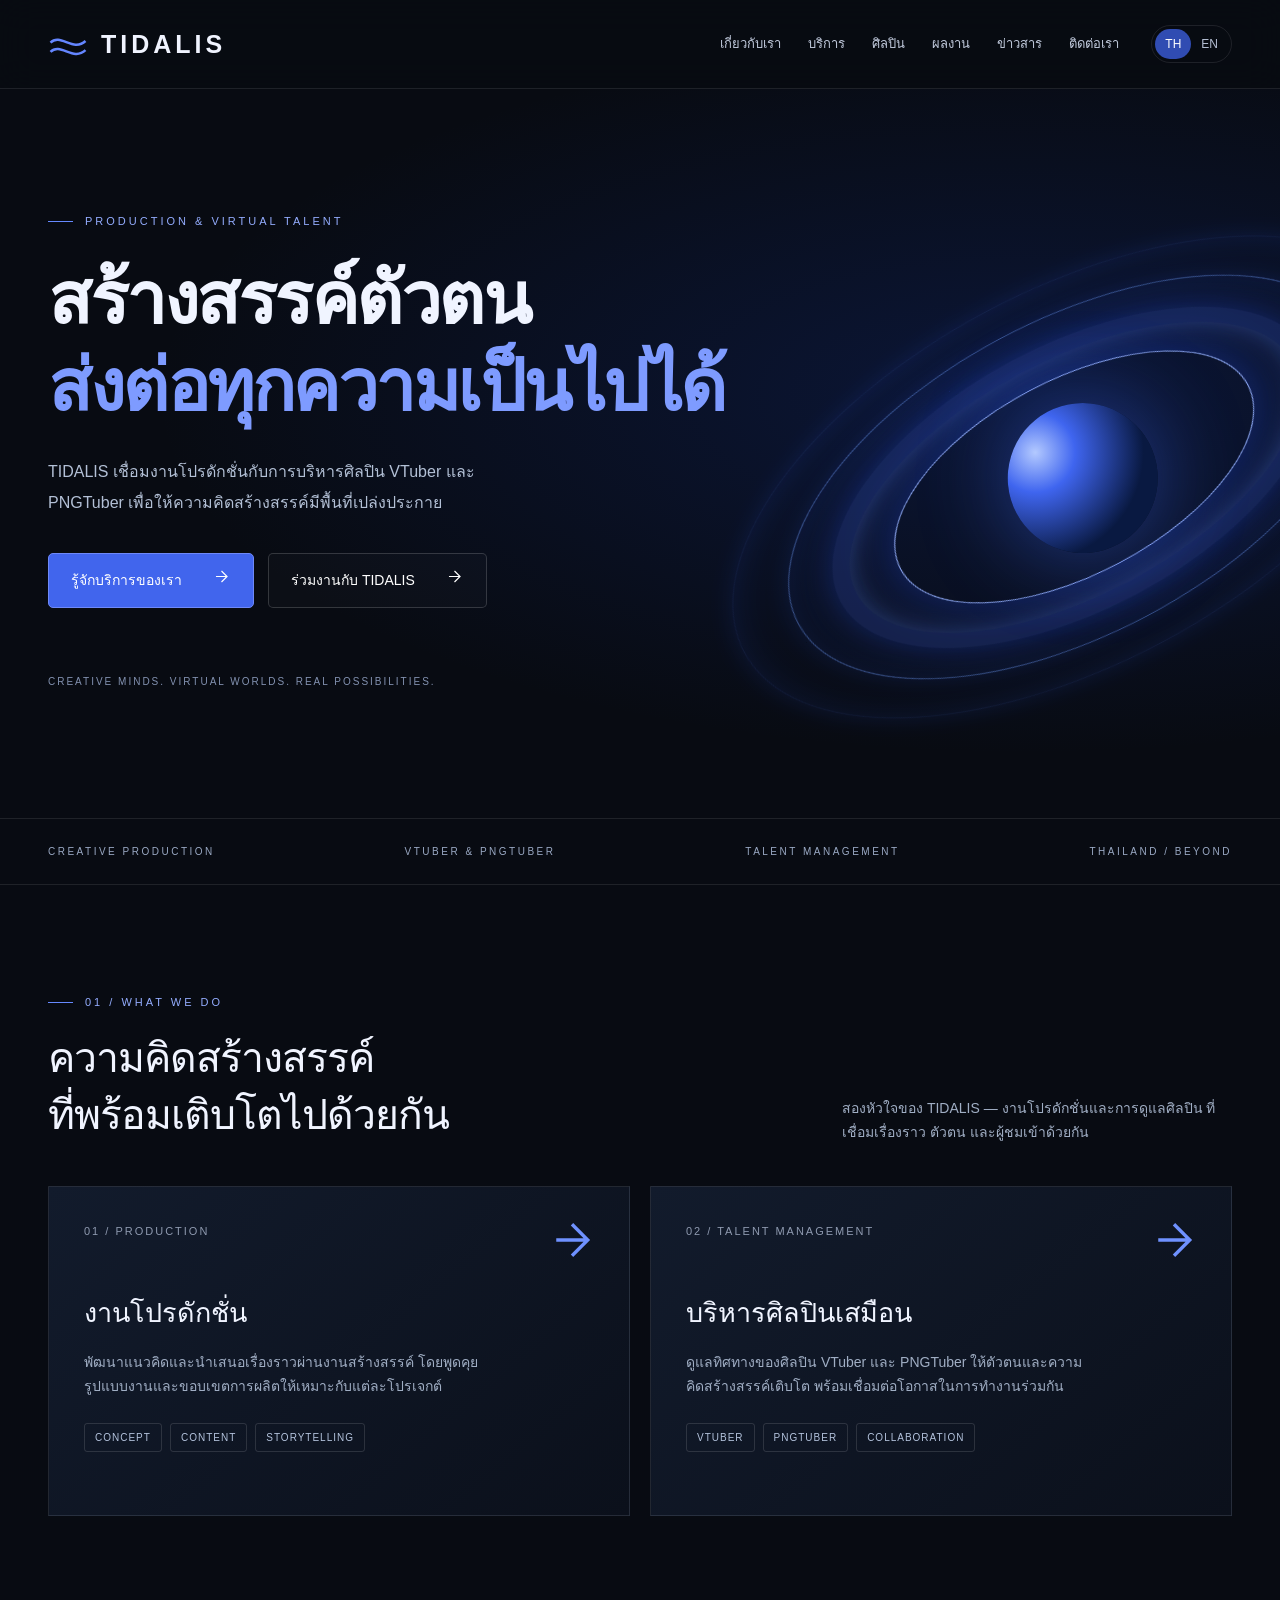
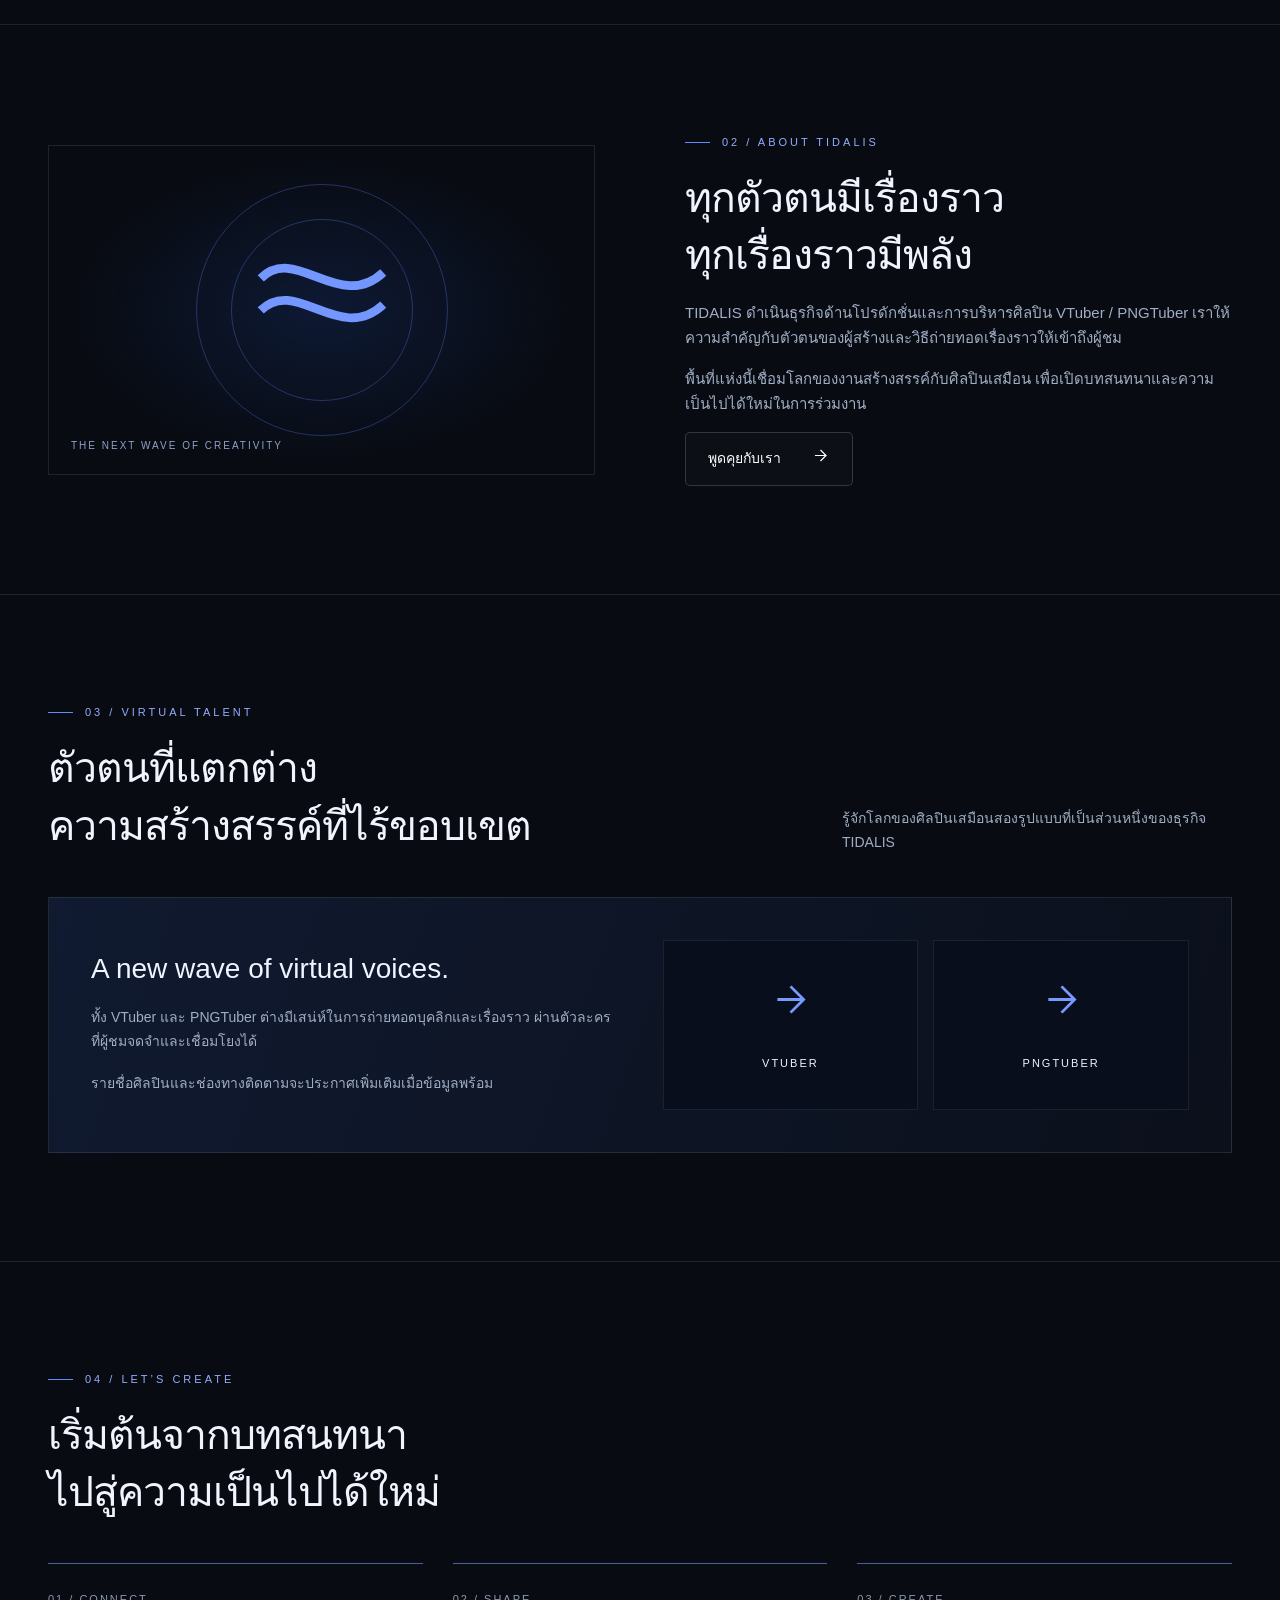
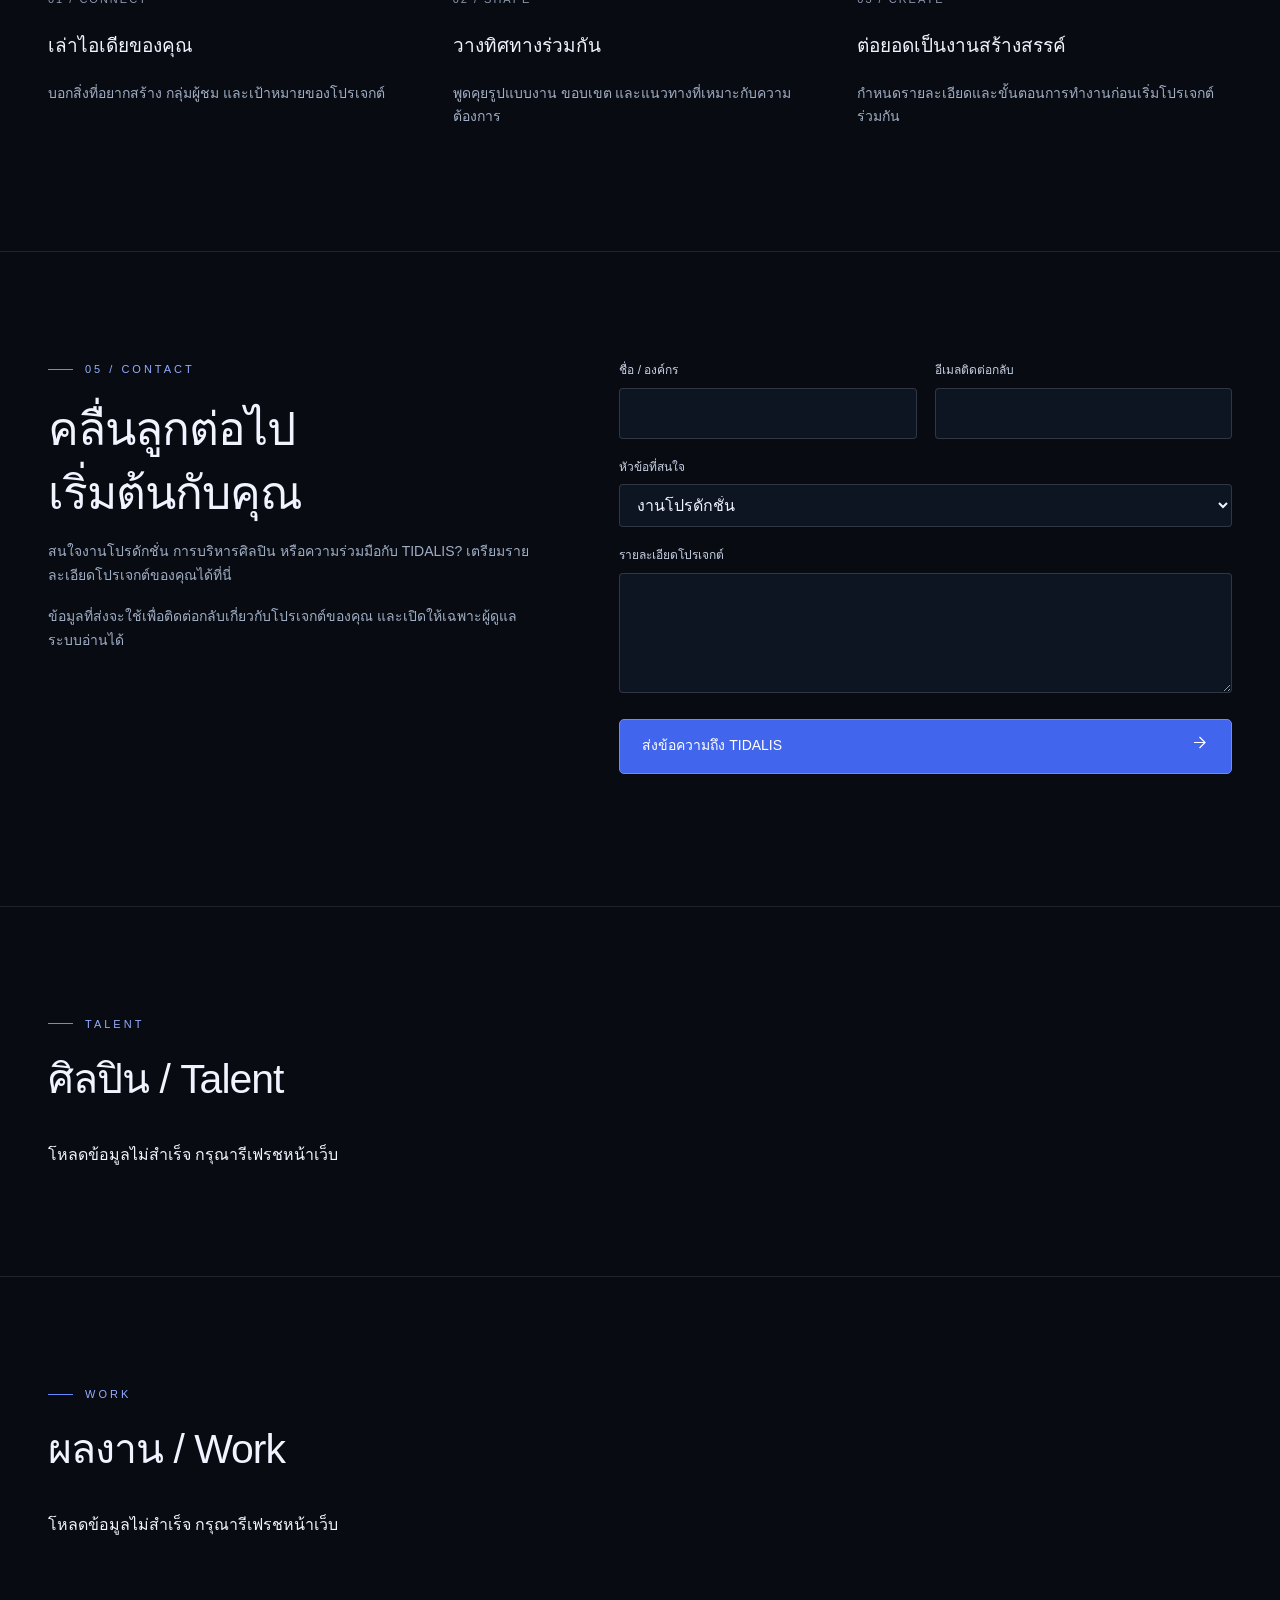
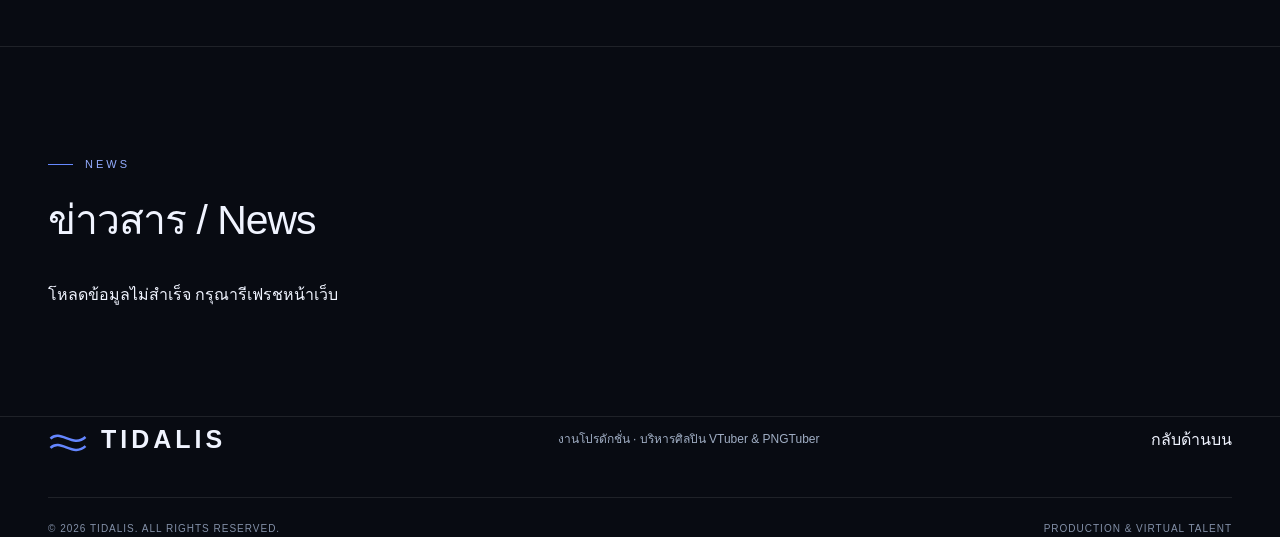
<file: index.html>
<!doctype html>
<html lang="th">
<head>
<meta charset="utf-8"><meta name="viewport" content="width=device-width,initial-scale=1">
<title>TIDALIS — Production & Virtual Talent</title>
<meta name="description" content="TIDALIS งานโปรดักชั่นและการบริหารศิลปิน VTuber / PNGTuber — Production and virtual talent management.">
<meta name="theme-color" content="#080b12">
<style>
:root{color-scheme:dark;--bg:#080b12;--panel:#101724;--ink:#f0f4ff;--muted:#a0aec4;--blue:#4268ff;--line:#ffffff18}*{box-sizing:border-box}html{scroll-behavior:smooth;scroll-padding-top:100px}body{margin:0;background:var(--bg);color:var(--ink);font-family:Inter,"Noto Sans Thai",Tahoma,Arial,sans-serif;line-height:1.7}a{color:inherit;text-decoration:none}button,input,textarea,select{font:inherit}button,a,input,textarea,select{outline-offset:6px}button{cursor:pointer}::selection{background:#3451ad}header{position:sticky;top:0;z-index:10;background:#080b12e8;backdrop-filter:blur(18px);border-bottom:1px solid var(--line)}.wrap{max-width:1280px;margin:auto;padding:0 48px}.nav{height:88px;display:flex;align-items:center;gap:32px}.brand{font-size:25px;letter-spacing:4px;font-weight:800;display:flex;align-items:center;gap:13px}.mark{color:#6486ff;font-size:36px;line-height:1}.navlinks{display:flex;gap:27px;margin-left:auto;font-size:13px;color:#c1cbdd}.navlinks a:hover,footer a:hover{color:#7da0ff}.lang{display:flex;border:1px solid var(--line);padding:3px;border-radius:25px}.lang button{background:none;border:0;color:#b4bfd3;padding:5px 10px;font-size:12px;border-radius:20px}.lang button[aria-pressed=true]{background:#304cb2;color:white}.menu{display:none;background:none;border:1px solid var(--line);color:white;padding:7px 12px}.eyebrow{text-transform:uppercase;letter-spacing:3px;font-size:11px;color:#94adff;display:flex;align-items:center;gap:12px}.eyebrow:before{content:"";width:25px;height:1px;background:#6689ff}.hero{position:relative;min-height:730px;display:flex;align-items:center;isolation:isolate;overflow:hidden;border-bottom:1px solid var(--line)}.hero:before{content:"";position:absolute;inset:0;z-index:-2;background:radial-gradient(ellipse at 80% 42%,#13349b45,transparent 60%),linear-gradient(90deg,#080b12,transparent)}.hero .wrap{width:100%;padding-top:85px;padding-bottom:90px}.hero-copy{max-width:740px;position:relative;z-index:2}h1{font-size:clamp(48px,5.6vw,78px);line-height:1.22;letter-spacing:-2.5px;margin:25px 0 25px;font-weight:600}h1 span{display:block;color:#7e9bff}.lead{max-width:500px;color:#b3c0d6;font-size:16px;line-height:1.95}.actions{display:flex;gap:14px;flex-wrap:wrap;margin-top:35px}.button{display:inline-flex;align-items:center;justify-content:space-between;gap:30px;padding:13px 22px;background:#4165ed;border:1px solid #6e89f8;border-radius:5px;font-size:14px;color:white;transition:background .2s,transform .2s}.button:hover{background:#5276ff;transform:translateY(-2px)}.button.secondary{background:#ffffff05;border-color:#ffffff2a}.hero-caption{font-size:10px;letter-spacing:2px;color:#8392b1;margin-top:65px}.orbit-art{position:absolute;right:-130px;top:75px;width:680px;height:610px;z-index:-1;transform:rotate(-28deg);pointer-events:none}.orbit{position:absolute;border-radius:50%;border:1px solid #6e9bff7a;box-shadow:inset 0 0 35px #2452ef22,0 0 25px #2452ef22;width:92%;height:63%;top:20%;left:4%;transform:rotateX(35deg);animation:float 12s ease-in-out infinite}.orbit:nth-child(2){width:78%;height:53%;top:25%;left:11%;border-width:18px;border-color:#4268ff33;box-shadow:inset 0 0 30px #5881ff66,0 0 40px #2853fa55;animation-delay:-3s}.orbit:nth-child(3){width:58%;height:39%;top:32%;left:21%;border-color:#94b0ff;box-shadow:0 0 60px #2552ff66;animation-delay:-6s}.orbit:nth-child(4){width:110%;height:75%;top:14%;left:-5%;border-color:#3655ae35}.core{position:absolute;width:150px;height:150px;border-radius:50%;left:40%;top:40%;background:radial-gradient(circle at 30% 20%,#b3c9ff,#3f65ef 25%,#091941 68%);box-shadow:0 0 90px #416eff77}.strip{display:flex;justify-content:space-between;gap:20px;padding-top:24px;padding-bottom:24px;font-size:10px;letter-spacing:2.5px;color:#9aa9c4;border-bottom:1px solid var(--line)}section.content{padding-top:108px;padding-bottom:108px;border-bottom:1px solid var(--line)}.section-head{display:flex;align-items:end;justify-content:space-between;gap:40px;margin-bottom:42px}h2{font-size:clamp(30px,3.2vw,45px);line-height:1.4;letter-spacing:-1px;font-weight:500;margin:18px 0 0}.section-head p{max-width:390px;color:var(--muted);font-size:14px;margin:0}.services{display:grid;grid-template-columns:1fr 1fr;gap:20px}.service{border:1px solid var(--line);background:linear-gradient(140deg,#121b2c,#0b101b);padding:35px;min-height:330px;position:relative;overflow:hidden;transition:border-color .2s}.service:hover{border-color:#5a7bde}.number{font-size:11px;color:#8f9ab0;letter-spacing:2px}.service h3{font-size:27px;font-weight:500;margin:50px 0 12px}.service p{color:var(--muted);font-size:14px;max-width:410px}.tags{display:flex;gap:8px;flex-wrap:wrap;margin-top:24px}.tag{font-size:10px;border:1px solid #ffffff20;padding:5px 10px;color:#b4c3dd;border-radius:3px;letter-spacing:1px}.mini-art{position:absolute;right:30px;top:26px;font-size:50px;color:#6f91ff;line-height:1}.about{display:grid;grid-template-columns:1fr 1fr;gap:90px;align-items:center}.about p{color:var(--muted);font-size:15px}.about-visual{min-height:330px;background:radial-gradient(ellipse at center,#1d3f9044,transparent 65%);border:1px solid var(--line);display:flex;align-items:center;justify-content:center;position:relative;overflow:hidden}.about-visual:before,.about-visual:after{content:"";position:absolute;width:250px;height:250px;border:1px solid #577eee55;border-radius:50%}.about-visual:after{width:180px;height:180px}.about-visual strong{font-size:90px;font-weight:400;color:#7396ff;text-shadow:0 0 60px #3b66ff}.visual-note{position:absolute;bottom:20px;left:22px;font-size:10px;letter-spacing:2px;color:#8fa2c9}.talent-panel{border:1px solid var(--line);padding:42px;display:grid;grid-template-columns:1fr 1fr;gap:45px;background:linear-gradient(110deg,#101a30,#0b101b)}.talent-panel h3{font-size:28px;font-weight:500;margin:5px 0 12px}.talent-panel p{font-size:14px;color:var(--muted)}.talent-types{display:grid;grid-template-columns:1fr 1fr;gap:15px}.type{border:1px solid #ffffff14;display:flex;flex-direction:column;justify-content:center;align-items:center;min-height:160px;background:#080e1b}.type span{font-size:36px;color:#789aff;margin-bottom:13px}.type strong{letter-spacing:2px;font-size:11px;font-weight:500}.note{color:#95a4bd;font-size:12px;margin-top:18px}.steps{display:grid;grid-template-columns:repeat(3,1fr);gap:30px}.step{border-top:1px solid #4761a0;padding-top:20px}.step h3{font-size:19px;font-weight:500}.step p{font-size:14px;color:var(--muted)}.contact-grid{display:grid;grid-template-columns:.9fr 1.1fr;gap:70px}.contact-grid p{color:var(--muted);font-size:14px}.contact-grid h2{font-size:46px}.field{margin-bottom:18px}label{display:block;font-size:12px;color:#c9d3e5;margin-bottom:7px}input,select,textarea{width:100%;background:#0d1422;border:1px solid #ffffff25;border-radius:4px;color:var(--ink);padding:11px 13px}textarea{resize:vertical;min-height:120px}.form-row{display:grid;grid-template-columns:1fr 1fr;gap:18px}form .button{width:100%}.status{padding:12px 0;color:#a7bfff;font-size:13px;white-space:pre-wrap}footer{padding:45px 0 25px}.footer-top{display:flex;justify-content:space-between;align-items:center;gap:20px}.footer-top p{font-size:12px;color:var(--muted)}.footer-bottom{margin-top:35px;border-top:1px solid var(--line);padding-top:22px;display:flex;justify-content:space-between;color:#8390a8;font-size:10px;letter-spacing:1px}.skip{position:absolute;left:15px;top:-80px;background:var(--blue);padding:10px;z-index:20}.skip:focus{top:10px}@keyframes float{50%{translate:0 -15px;rotate:3deg}}@media(min-width:1600px){.orbit-art{right:calc((100vw - 1450px)/2)}}@media(max-width:900px){.wrap{padding-left:26px;padding-right:26px}.nav{gap:18px}.navlinks{gap:17px}.about{gap:35px}.contact-grid{gap:35px}.orbit-art{right:-280px;opacity:.7}.hero-copy{max-width:620px}h1{font-size:60px}.strip{letter-spacing:1px}.talent-panel{gap:25px;padding:28px}}@media(max-width:680px){.nav{height:72px}.brand{font-size:20px;letter-spacing:3px}.lang{margin-left:auto}.menu{display:block}.navlinks{display:none;position:absolute;top:72px;left:0;right:0;background:#0c1220;padding:24px;flex-direction:column;border-bottom:1px solid var(--line)}.navlinks.open{display:flex}.hero{min-height:750px;align-items:start}.hero .wrap{padding-top:60px;padding-bottom:48px}h1{font-size:47px;letter-spacing:-1.5px}.lead{font-size:14px;max-width:360px}.orbit-art{width:470px;height:420px;right:-150px;top:370px;opacity:.55}.hero-caption{margin-top:120px;position:relative;z-index:1;font-size:9px}.strip{flex-wrap:wrap;font-size:8px;gap:12px;justify-content:start}.strip span{width:46%}section.content{padding-top:65px;padding-bottom:65px}.section-head{display:block}.section-head p{margin-top:20px}.services,.about,.talent-panel,.contact-grid{grid-template-columns:1fr}.service{padding:26px}.service h3{font-size:24px}.about{gap:30px}.about-visual{min-height:270px}.steps{grid-template-columns:1fr;gap:22px}.form-row{grid-template-columns:1fr;gap:0}.contact-grid h2{font-size:37px}.footer-top{align-items:start;flex-direction:column}.footer-bottom{gap:20px;flex-direction:column}.talent-panel{padding:24px}.actions .button{font-size:12px;gap:15px;padding:12px 16px}}@media(prefers-reduced-motion:reduce){html{scroll-behavior:auto}*,*:before,*:after{animation:none!important;transition:none!important}}

.icon svg{display:block}.mark svg{vertical-align:middle}.mini-art svg{width:54px;height:54px}.type svg{width:45px;height:45px}.about-visual strong svg{width:140px;height:100px}.button svg{width:19px;height:19px}.page-intro{padding:95px 0 70px;background:radial-gradient(ellipse at 80% 20%,#224be53b,transparent 65%);border-bottom:1px solid var(--line)}.page-intro h1{max-width:950px;font-size:clamp(42px,5vw,68px)}.page-intro p{max-width:670px;color:var(--muted)}.breadcrumb{font-size:12px;color:#9baed6}.detail-grid{display:grid;grid-template-columns:repeat(3,1fr);gap:20px}.detail-card{padding:30px;border:1px solid var(--line);background:linear-gradient(145deg,#14213a,#0b101c);border-radius:7px}.detail-card h3{font-size:22px;font-weight:500}.detail-card p{color:var(--muted);font-size:14px}.faq{border-bottom:1px solid var(--line);padding:23px 0}.faq summary{cursor:pointer;font-size:18px}.faq p{color:var(--muted);max-width:800px}.reveal{transition:opacity .8s ease,transform .8s cubic-bezier(.2,.7,.2,1)}.reveal.waiting{opacity:0;transform:translateY(24px)}.navlinks a[aria-current=page]{color:#8eacff}.service,.detail-card,.type{transition:transform .35s,border-color .35s,box-shadow .35s}.service:hover,.detail-card:hover,.type:hover{transform:translateY(-6px);border-color:#638aff;box-shadow:0 15px 40px #163f951c}.hero-copy,.page-intro .wrap{animation:enter .9s ease both}@keyframes enter{from{opacity:0;transform:translateY(20px)}to{opacity:1;transform:none}}@media(max-width:680px){.detail-grid{grid-template-columns:1fr}.page-intro{padding:55px 0}.page-intro h1{font-size:42px}}@media(prefers-reduced-motion:reduce){.reveal.waiting{opacity:1;transform:none}}
</style></head>
<body>
<a class="skip" href="#main" data-i="skip">ข้ามไปเนื้อหา</a>
<header><div class="wrap nav"><a class="brand" href="/" aria-label="TIDALIS home"><span class="mark" aria-hidden="true"><svg viewBox="0 0 48 32" width="40" height="30" fill="none" stroke="currentColor" stroke-width="3" aria-hidden="true"><path d="M3 12C15 0 30 24 45 10M3 23C15 11 30 35 45 21"/></svg></span>TIDALIS</a><nav class="navlinks" id="navigation" aria-label="Main"><a href="/about.html" data-i="navAbout">เกี่ยวกับเรา</a><a href="/services.html" data-i="navServices">บริการ</a><a href="/talent.html" data-i="navTalent">ศิลปิน</a><a href="/work.html" data-i="navWork">ผลงาน</a><a href="/news.html" data-i="navNews">ข่าวสาร</a><a href="/contact.html" data-i="navContact">ติดต่อเรา</a></nav><div class="lang" aria-label="Language"><button type="button" data-lang="th" aria-pressed="true">TH</button><button type="button" data-lang="en" aria-pressed="false">EN</button></div><button type="button" class="menu" aria-expanded="false" aria-controls="navigation" data-i="menu">เมนู</button></div></header>
<main id="main">
<section class="hero" aria-labelledby="hero-title"><div class="orbit-art" aria-hidden="true"><div class="orbit"></div><div class="orbit"></div><div class="orbit"></div><div class="orbit"></div><div class="core"></div></div><div class="wrap"><div class="hero-copy"><div class="eyebrow">PRODUCTION & VIRTUAL TALENT</div><h1 id="hero-title"><span style="color:inherit" data-i="hero1">สร้างสรรค์ตัวตน</span><span data-i="hero2">ส่งต่อทุกความเป็นไปได้</span></h1><p class="lead" data-i="heroDesc">TIDALIS เชื่อมงานโปรดักชั่นกับการบริหารศิลปิน VTuber และ PNGTuber เพื่อให้ความคิดสร้างสรรค์มีพื้นที่เปล่งประกาย</p><div class="actions"><a class="button" href="/services.html"><span data-i="explore">รู้จักบริการของเรา</span><span aria-hidden="true"><svg viewBox="0 0 24 24" width="24" height="24" fill="none" stroke="currentColor" stroke-width="1.5" aria-hidden="true"><path d="M5 12h14M12 5l7 7-7 7"/></svg></span></a><a class="button secondary" href="/contact.html"><span data-i="collab">ร่วมงานกับ TIDALIS</span><span aria-hidden="true"><svg viewBox="0 0 24 24" width="24" height="24" fill="none" stroke="currentColor" stroke-width="1.5" aria-hidden="true"><path d="M5 12h14M12 5l7 7-7 7"/></svg></span></a></div><div class="hero-caption">CREATIVE MINDS. VIRTUAL WORLDS. REAL POSSIBILITIES.</div></div></div></section>
<div class="wrap strip" aria-label="Focus areas"><span>CREATIVE PRODUCTION</span><span>VTUBER & PNGTUBER</span><span>TALENT MANAGEMENT</span><span>THAILAND / BEYOND</span></div>
<section class="content wrap" id="services"><div class="section-head"><div><div class="eyebrow">01 / WHAT WE DO</div><h2 data-i="serviceTitle">ความคิดสร้างสรรค์<br>ที่พร้อมเติบโตไปด้วยกัน</h2></div><p data-i="serviceIntro">สองหัวใจของ TIDALIS — งานโปรดักชั่นและการดูแลศิลปิน ที่เชื่อมเรื่องราว ตัวตน และผู้ชมเข้าด้วยกัน</p></div><div class="services"><article class="service"><div class="number">01 / PRODUCTION</div><div class="mini-art" aria-hidden="true"><svg viewBox="0 0 24 24" width="24" height="24" fill="none" stroke="currentColor" stroke-width="1.5" aria-hidden="true"><path d="M5 12h14M12 5l7 7-7 7"/></svg></div><h3 data-i="prodTitle">งานโปรดักชั่น</h3><p data-i="prodDesc">พัฒนาแนวคิดและนำเสนอเรื่องราวผ่านงานสร้างสรรค์ โดยพูดคุยรูปแบบงานและขอบเขตการผลิตให้เหมาะกับแต่ละโปรเจกต์</p><div class="tags"><span class="tag">CONCEPT</span><span class="tag">CONTENT</span><span class="tag">STORYTELLING</span></div></article><article class="service"><div class="number">02 / TALENT MANAGEMENT</div><div class="mini-art" aria-hidden="true"><svg viewBox="0 0 24 24" width="24" height="24" fill="none" stroke="currentColor" stroke-width="1.5" aria-hidden="true"><path d="M5 12h14M12 5l7 7-7 7"/></svg></div><h3 data-i="manageTitle">บริหารศิลปินเสมือน</h3><p data-i="manageDesc">ดูแลทิศทางของศิลปิน VTuber และ PNGTuber ให้ตัวตนและความคิดสร้างสรรค์เติบโต พร้อมเชื่อมต่อโอกาสในการทำงานร่วมกัน</p><div class="tags"><span class="tag">VTUBER</span><span class="tag">PNGTUBER</span><span class="tag">COLLABORATION</span></div></article></div></section>
<section class="content wrap" id="about"><div class="about"><div class="about-visual" aria-hidden="true"><strong><svg viewBox="0 0 48 32" width="40" height="30" fill="none" stroke="currentColor" stroke-width="3" aria-hidden="true"><path d="M3 12C15 0 30 24 45 10M3 23C15 11 30 35 45 21"/></svg></strong><span class="visual-note">THE NEXT WAVE OF CREATIVITY</span></div><div><div class="eyebrow">02 / ABOUT TIDALIS</div><h2 data-i="aboutTitle">ทุกตัวตนมีเรื่องราว<br>ทุกเรื่องราวมีพลัง</h2><p data-i="aboutDesc">TIDALIS ดำเนินธุรกิจด้านโปรดักชั่นและการบริหารศิลปิน VTuber / PNGTuber เราให้ความสำคัญกับตัวตนของผู้สร้างและวิธีถ่ายทอดเรื่องราวให้เข้าถึงผู้ชม</p><p data-i="aboutMore">พื้นที่แห่งนี้เชื่อมโลกของงานสร้างสรรค์กับศิลปินเสมือน เพื่อเปิดบทสนทนาและความเป็นไปได้ใหม่ในการร่วมงาน</p><a href="/contact.html" class="button secondary"><span data-i="talk">พูดคุยกับเรา</span><span aria-hidden="true"><svg viewBox="0 0 24 24" width="24" height="24" fill="none" stroke="currentColor" stroke-width="1.5" aria-hidden="true"><path d="M5 12h14M12 5l7 7-7 7"/></svg></span></a></div></div></section>
<section class="content wrap" id="talent"><div class="section-head"><div><div class="eyebrow">03 / VIRTUAL TALENT</div><h2 data-i="talentTitle">ตัวตนที่แตกต่าง<br>ความสร้างสรรค์ที่ไร้ขอบเขต</h2></div><p data-i="talentIntro">รู้จักโลกของศิลปินเสมือนสองรูปแบบที่เป็นส่วนหนึ่งของธุรกิจ TIDALIS</p></div><div class="talent-panel"><div><h3 data-i="talentPanel">A new wave of virtual voices.</h3><p data-i="talentDesc">ทั้ง VTuber และ PNGTuber ต่างมีเสน่ห์ในการถ่ายทอดบุคลิกและเรื่องราว ผ่านตัวละครที่ผู้ชมจดจำและเชื่อมโยงได้</p><p class="note" data-i="talentNote">รายชื่อศิลปินและช่องทางติดตามจะประกาศเพิ่มเติมเมื่อข้อมูลพร้อม</p></div><div class="talent-types"><div class="type"><span aria-hidden="true"><svg viewBox="0 0 24 24" width="24" height="24" fill="none" stroke="currentColor" stroke-width="1.5" aria-hidden="true"><path d="M5 12h14M12 5l7 7-7 7"/></svg></span><strong>VTUBER</strong></div><div class="type"><span aria-hidden="true"><svg viewBox="0 0 24 24" width="24" height="24" fill="none" stroke="currentColor" stroke-width="1.5" aria-hidden="true"><path d="M5 12h14M12 5l7 7-7 7"/></svg></span><strong>PNGTUBER</strong></div></div></div></section>
<section class="content wrap"><div class="section-head"><div><div class="eyebrow">04 / LET’S CREATE</div><h2 data-i="processTitle">เริ่มต้นจากบทสนทนา<br>ไปสู่ความเป็นไปได้ใหม่</h2></div></div><div class="steps"><article class="step"><span class="number">01 / CONNECT</span><h3 data-i="step1">เล่าไอเดียของคุณ</h3><p data-i="step1Desc">บอกสิ่งที่อยากสร้าง กลุ่มผู้ชม และเป้าหมายของโปรเจกต์</p></article><article class="step"><span class="number">02 / SHAPE</span><h3 data-i="step2">วางทิศทางร่วมกัน</h3><p data-i="step2Desc">พูดคุยรูปแบบงาน ขอบเขต และแนวทางที่เหมาะกับความต้องการ</p></article><article class="step"><span class="number">03 / CREATE</span><h3 data-i="step3">ต่อยอดเป็นงานสร้างสรรค์</h3><p data-i="step3Desc">กำหนดรายละเอียดและขั้นตอนการทำงานก่อนเริ่มโปรเจกต์ร่วมกัน</p></article></div></section>
<section class="content wrap" id="contact"><div class="contact-grid"><div><div class="eyebrow">05 / CONTACT</div><h2 data-i="contactTitle">คลื่นลูกต่อไป<br>เริ่มต้นกับคุณ</h2><p data-i="contactDesc">สนใจงานโปรดักชั่น การบริหารศิลปิน หรือความร่วมมือกับ TIDALIS? เตรียมรายละเอียดโปรเจกต์ของคุณได้ที่นี่</p><p class="note" data-i="contactNote">ข้อมูลที่ส่งจะใช้เพื่อติดต่อกลับเกี่ยวกับโปรเจกต์ของคุณ และเปิดให้เฉพาะผู้ดูแลระบบอ่านได้</p></div><form id="contact-form"><div class="form-row"><div class="field"><label for="name" data-i="name">ชื่อ / องค์กร</label><input id="name" name="name" required maxlength="150" autocomplete="name"></div><div class="field"><label for="email" data-i="email">อีเมลติดต่อกลับ</label><input id="email" name="email" type="email" required maxlength="254" autocomplete="email"></div></div><div class="field"><label for="interest" data-i="interest">หัวข้อที่สนใจ</label><select id="interest" name="interest"><option value="production" data-i="optionProd">งานโปรดักชั่น</option><option value="talent" data-i="optionTalent">การบริหารศิลปิน</option><option value="collaboration" data-i="optionCollab">ความร่วมมือทางธุรกิจ</option></select></div><div class="field"><label for="details" data-i="details">รายละเอียดโปรเจกต์</label><textarea id="details" name="details" required maxlength="5000"></textarea></div><button class="button" type="submit"><span data-i="download">ส่งข้อความถึง TIDALIS</span><span aria-hidden="true"><svg viewBox="0 0 24 24" width="24" height="24" fill="none" stroke="currentColor" stroke-width="1.5" aria-hidden="true"><path d="M5 12h14M12 5l7 7-7 7"/></svg></span></button><div id="status" class="status" role="status"></div></form></div></section>
<section class="content wrap"><div class="eyebrow">TALENT</div><h2>ศิลปิน / Talent</h2><div class="detail-grid" data-cms-kind="talent" style="margin-top:32px"></div></section><section class="content wrap"><div class="eyebrow">WORK</div><h2>ผลงาน / Work</h2><div class="detail-grid" data-cms-kind="work" style="margin-top:32px"></div></section><section class="content wrap"><div class="eyebrow">NEWS</div><h2>ข่าวสาร / News</h2><div class="detail-grid" data-cms-kind="news" style="margin-top:32px"></div></section></main><footer class="wrap"><div class="footer-top"><a class="brand" href="/"><span class="mark" aria-hidden="true"><svg viewBox="0 0 48 32" width="40" height="30" fill="none" stroke="currentColor" stroke-width="3" aria-hidden="true"><path d="M3 12C15 0 30 24 45 10M3 23C15 11 30 35 45 21"/></svg></span>TIDALIS</a><p data-i="footerDesc">งานโปรดักชั่น · บริหารศิลปิน VTuber & PNGTuber</p><a href="/" data-i="top">กลับด้านบน</a></div><div class="footer-bottom"><span>© 2026 TIDALIS. ALL RIGHTS RESERVED.</span><span>PRODUCTION & VIRTUAL TALENT</span></div></footer>
<script>
const english={skip:'Skip to content',menu:'Menu',navAbout:'About',navServices:'Services',navTalent:'Talent',navContact:'Contact',hero1:'Creative minds.',hero2:'Endless possibilities.',heroDesc:'TIDALIS brings production and VTuber / PNGTuber talent management together, giving creativity a space to shine.',explore:'Explore our services',collab:'Create with TIDALIS',serviceTitle:'Creativity, with room\nto grow together.',serviceIntro:'Two sides of TIDALIS — production and talent management, connecting stories, identities and audiences.',prodTitle:'Creative production',prodDesc:'Developing ideas and telling stories through creative work, with the format and production scope shaped around each project.',manageTitle:'Virtual talent management',manageDesc:'Supporting the creative direction of VTuber and PNGTuber talent while exploring opportunities for collaboration.',aboutTitle:'Every identity has a story.\nEvery story has a spark.',aboutDesc:'TIDALIS works in production and VTuber / PNGTuber talent management. We value the identity of each creator and how their stories connect with audiences.',aboutMore:'A meeting point for creative production and virtual talent, opening conversations and new possibilities for collaboration.',talk:'Let’s talk',talentTitle:'Distinct identities.\nLimitless creativity.',talentIntro:'Discover the two forms of virtual talent at the heart of TIDALIS.',talentPanel:'A new wave of virtual voices.',talentDesc:'VTubers and PNGTubers each bring their own way of expressing personality and stories through characters that audiences can connect with.',talentNote:'Artist profiles and official channels will be announced when available.',processTitle:'A conversation today.\nNew possibilities tomorrow.',step1:'Share your idea',step1Desc:'Tell us what you want to create, who it is for and what you want to achieve.',step2:'Shape the direction',step2Desc:'Discuss the format, scope and approach that fit your project.',step3:'Bring creativity forward',step3Desc:'Agree on the details and workflow before starting the project together.',contactTitle:'The next wave\nstarts with you.',contactDesc:'Interested in production, talent management or collaborating with TIDALIS? Prepare your project details here.',contactNote:'Your information is used to respond to your project inquiry and is accessible only to administrators.',name:'Name / Organization',email:'Contact email',interest:'Area of interest',optionProd:'Production',optionTalent:'Talent management',optionCollab:'Business collaboration',details:'Project details',download:'Send message to TIDALIS',footerDesc:'Production · VTuber & PNGTuber talent management',top:'Back to top'};
Object.assign(english,{navWork:'Work',navNews:'News'});
const thai=Object.fromEntries([...document.querySelectorAll('[data-i]')].map(e=>[e.dataset.i,e.innerText]));
let language='th';
function setLanguage(lang){language=lang;document.documentElement.lang=lang;const dict=lang==='en'?english:thai;document.querySelectorAll('[data-i]').forEach(e=>{e.textContent=dict[e.dataset.i];e.style.whiteSpace='pre-line'});document.querySelectorAll('[data-lang]').forEach(b=>b.setAttribute('aria-pressed',String(b.dataset.lang===lang)));if(document.querySelector('#status'))document.querySelector('#status').textContent='';try{localStorage.setItem('tidalis-language',lang)}catch{} }
document.querySelectorAll('[data-lang]').forEach(b=>b.addEventListener('click',()=>setLanguage(b.dataset.lang)));
try{if(localStorage.getItem('tidalis-language')==='en')setLanguage('en')}catch{}
const menu=document.querySelector('.menu'),nav=document.querySelector('.navlinks');function closeMenu(){menu.setAttribute('aria-expanded','false');nav.classList.remove('open')}menu.addEventListener('click',()=>{const opened=menu.getAttribute('aria-expanded')==='true';menu.setAttribute('aria-expanded',String(!opened));nav.classList.toggle('open',!opened)});nav.querySelectorAll('a').forEach(a=>a.addEventListener('click',closeMenu));document.addEventListener('keydown',e=>{if(e.key==='Escape'){closeMenu();if(document.activeElement.closest('.navlinks'))menu.focus()}});matchMedia('(min-width:681px)').addEventListener('change',e=>{if(e.matches)closeMenu()});
document.querySelector('#brief')?.addEventListener('submit',e=>{e.preventDefault();const values=new FormData(e.currentTarget);const area=document.querySelector('#interest').selectedOptions[0].textContent;const text=['TIDALIS — PROJECT BRIEF','Prepared locally / ยังไม่ได้ส่งให้ TIDALIS','',`Name / ชื่อ: ${values.get('name')}`,`Email / อีเมล: ${values.get('email')}`,`Interest / หัวข้อ: ${area}`,'',String(values.get('details'))].join('\n');const url=URL.createObjectURL(new Blob(['\ufeff'+text],{type:'text/plain;charset=utf-8'}));const a=document.createElement('a');a.href=url;a.download='TIDALIS-project-brief.txt';document.body.append(a);a.click();a.remove();setTimeout(()=>URL.revokeObjectURL(url),1000);document.querySelector('#status').textContent=language==='en'?'Brief downloaded. It has not been sent to TIDALIS.':'ดาวน์โหลดบรีฟแล้ว ยังไม่ได้ส่งข้อมูลให้ TIDALIS';});

const motion=matchMedia('(prefers-reduced-motion: reduce)');
if(!motion.matches && 'IntersectionObserver' in window){const observer=new IntersectionObserver(entries=>entries.forEach(entry=>{if(entry.isIntersecting){entry.target.classList.remove('waiting');observer.unobserve(entry.target)}}),{threshold:0.08});document.querySelectorAll('.section-head,.service,.about,.talent-panel,.step,.detail-card,.faq').forEach(el=>{el.classList.add('reveal','waiting');observer.observe(el)});motion.addEventListener('change',()=>{document.querySelectorAll('.waiting').forEach(el=>el.classList.remove('waiting'))})}
document.querySelectorAll('.navlinks a').forEach(a=>{if(new URL(a.href).pathname===location.pathname)a.setAttribute('aria-current','page')});
</script><script type="module" src="/cms-public.js"></script></body></html>
</file>
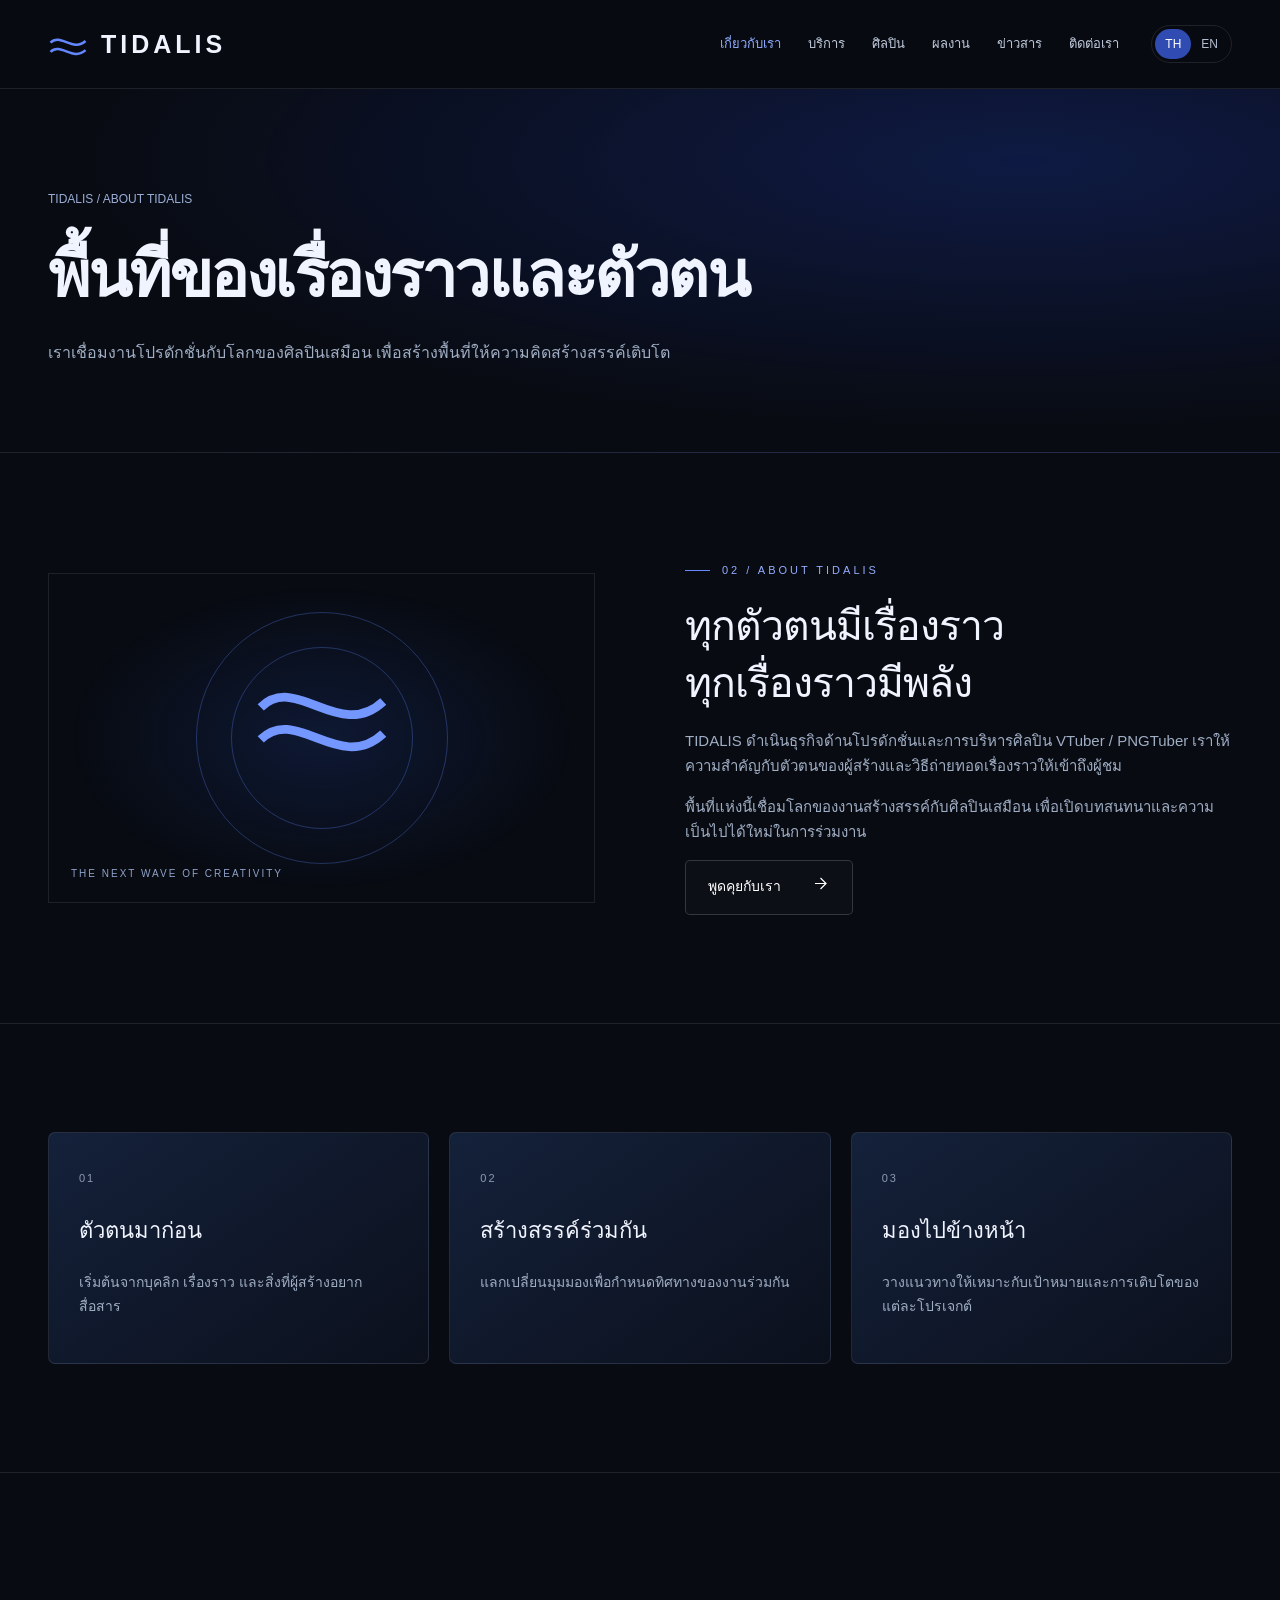
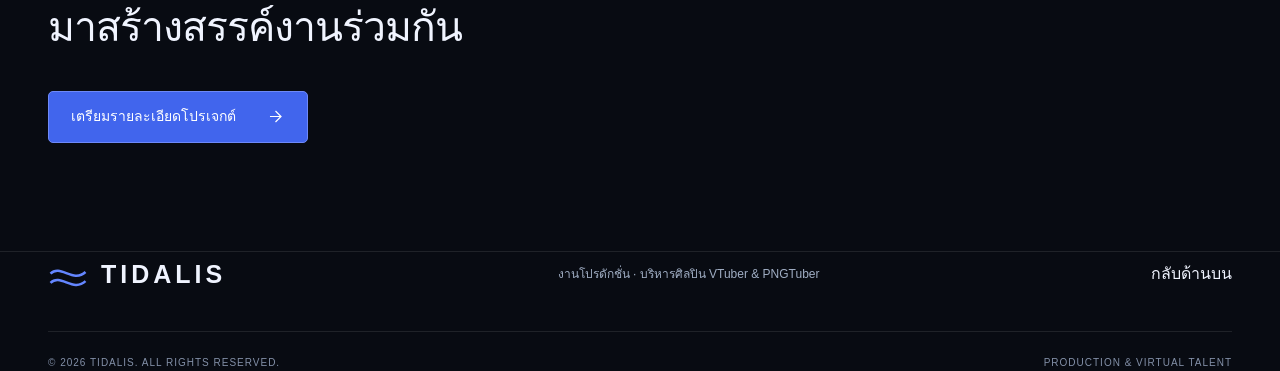
<file: about.html>
<!doctype html>
<html lang="th">
<head>
<meta charset="utf-8"><meta name="viewport" content="width=device-width,initial-scale=1">
<title>About TIDALIS — TIDALIS</title>
<meta name="description" content="TIDALIS งานโปรดักชั่นและการบริหารศิลปิน VTuber / PNGTuber — Production and virtual talent management.">
<meta name="theme-color" content="#080b12">
<style>
:root{color-scheme:dark;--bg:#080b12;--panel:#101724;--ink:#f0f4ff;--muted:#a0aec4;--blue:#4268ff;--line:#ffffff18}*{box-sizing:border-box}html{scroll-behavior:smooth;scroll-padding-top:100px}body{margin:0;background:var(--bg);color:var(--ink);font-family:Inter,"Noto Sans Thai",Tahoma,Arial,sans-serif;line-height:1.7}a{color:inherit;text-decoration:none}button,input,textarea,select{font:inherit}button,a,input,textarea,select{outline-offset:6px}button{cursor:pointer}::selection{background:#3451ad}header{position:sticky;top:0;z-index:10;background:#080b12e8;backdrop-filter:blur(18px);border-bottom:1px solid var(--line)}.wrap{max-width:1280px;margin:auto;padding:0 48px}.nav{height:88px;display:flex;align-items:center;gap:32px}.brand{font-size:25px;letter-spacing:4px;font-weight:800;display:flex;align-items:center;gap:13px}.mark{color:#6486ff;font-size:36px;line-height:1}.navlinks{display:flex;gap:27px;margin-left:auto;font-size:13px;color:#c1cbdd}.navlinks a:hover,footer a:hover{color:#7da0ff}.lang{display:flex;border:1px solid var(--line);padding:3px;border-radius:25px}.lang button{background:none;border:0;color:#b4bfd3;padding:5px 10px;font-size:12px;border-radius:20px}.lang button[aria-pressed=true]{background:#304cb2;color:white}.menu{display:none;background:none;border:1px solid var(--line);color:white;padding:7px 12px}.eyebrow{text-transform:uppercase;letter-spacing:3px;font-size:11px;color:#94adff;display:flex;align-items:center;gap:12px}.eyebrow:before{content:"";width:25px;height:1px;background:#6689ff}.hero{position:relative;min-height:730px;display:flex;align-items:center;isolation:isolate;overflow:hidden;border-bottom:1px solid var(--line)}.hero:before{content:"";position:absolute;inset:0;z-index:-2;background:radial-gradient(ellipse at 80% 42%,#13349b45,transparent 60%),linear-gradient(90deg,#080b12,transparent)}.hero .wrap{width:100%;padding-top:85px;padding-bottom:90px}.hero-copy{max-width:740px;position:relative;z-index:2}h1{font-size:clamp(48px,5.6vw,78px);line-height:1.22;letter-spacing:-2.5px;margin:25px 0 25px;font-weight:600}h1 span{display:block;color:#7e9bff}.lead{max-width:500px;color:#b3c0d6;font-size:16px;line-height:1.95}.actions{display:flex;gap:14px;flex-wrap:wrap;margin-top:35px}.button{display:inline-flex;align-items:center;justify-content:space-between;gap:30px;padding:13px 22px;background:#4165ed;border:1px solid #6e89f8;border-radius:5px;font-size:14px;color:white;transition:background .2s,transform .2s}.button:hover{background:#5276ff;transform:translateY(-2px)}.button.secondary{background:#ffffff05;border-color:#ffffff2a}.hero-caption{font-size:10px;letter-spacing:2px;color:#8392b1;margin-top:65px}.orbit-art{position:absolute;right:-130px;top:75px;width:680px;height:610px;z-index:-1;transform:rotate(-28deg);pointer-events:none}.orbit{position:absolute;border-radius:50%;border:1px solid #6e9bff7a;box-shadow:inset 0 0 35px #2452ef22,0 0 25px #2452ef22;width:92%;height:63%;top:20%;left:4%;transform:rotateX(35deg);animation:float 12s ease-in-out infinite}.orbit:nth-child(2){width:78%;height:53%;top:25%;left:11%;border-width:18px;border-color:#4268ff33;box-shadow:inset 0 0 30px #5881ff66,0 0 40px #2853fa55;animation-delay:-3s}.orbit:nth-child(3){width:58%;height:39%;top:32%;left:21%;border-color:#94b0ff;box-shadow:0 0 60px #2552ff66;animation-delay:-6s}.orbit:nth-child(4){width:110%;height:75%;top:14%;left:-5%;border-color:#3655ae35}.core{position:absolute;width:150px;height:150px;border-radius:50%;left:40%;top:40%;background:radial-gradient(circle at 30% 20%,#b3c9ff,#3f65ef 25%,#091941 68%);box-shadow:0 0 90px #416eff77}.strip{display:flex;justify-content:space-between;gap:20px;padding-top:24px;padding-bottom:24px;font-size:10px;letter-spacing:2.5px;color:#9aa9c4;border-bottom:1px solid var(--line)}section.content{padding-top:108px;padding-bottom:108px;border-bottom:1px solid var(--line)}.section-head{display:flex;align-items:end;justify-content:space-between;gap:40px;margin-bottom:42px}h2{font-size:clamp(30px,3.2vw,45px);line-height:1.4;letter-spacing:-1px;font-weight:500;margin:18px 0 0}.section-head p{max-width:390px;color:var(--muted);font-size:14px;margin:0}.services{display:grid;grid-template-columns:1fr 1fr;gap:20px}.service{border:1px solid var(--line);background:linear-gradient(140deg,#121b2c,#0b101b);padding:35px;min-height:330px;position:relative;overflow:hidden;transition:border-color .2s}.service:hover{border-color:#5a7bde}.number{font-size:11px;color:#8f9ab0;letter-spacing:2px}.service h3{font-size:27px;font-weight:500;margin:50px 0 12px}.service p{color:var(--muted);font-size:14px;max-width:410px}.tags{display:flex;gap:8px;flex-wrap:wrap;margin-top:24px}.tag{font-size:10px;border:1px solid #ffffff20;padding:5px 10px;color:#b4c3dd;border-radius:3px;letter-spacing:1px}.mini-art{position:absolute;right:30px;top:26px;font-size:50px;color:#6f91ff;line-height:1}.about{display:grid;grid-template-columns:1fr 1fr;gap:90px;align-items:center}.about p{color:var(--muted);font-size:15px}.about-visual{min-height:330px;background:radial-gradient(ellipse at center,#1d3f9044,transparent 65%);border:1px solid var(--line);display:flex;align-items:center;justify-content:center;position:relative;overflow:hidden}.about-visual:before,.about-visual:after{content:"";position:absolute;width:250px;height:250px;border:1px solid #577eee55;border-radius:50%}.about-visual:after{width:180px;height:180px}.about-visual strong{font-size:90px;font-weight:400;color:#7396ff;text-shadow:0 0 60px #3b66ff}.visual-note{position:absolute;bottom:20px;left:22px;font-size:10px;letter-spacing:2px;color:#8fa2c9}.talent-panel{border:1px solid var(--line);padding:42px;display:grid;grid-template-columns:1fr 1fr;gap:45px;background:linear-gradient(110deg,#101a30,#0b101b)}.talent-panel h3{font-size:28px;font-weight:500;margin:5px 0 12px}.talent-panel p{font-size:14px;color:var(--muted)}.talent-types{display:grid;grid-template-columns:1fr 1fr;gap:15px}.type{border:1px solid #ffffff14;display:flex;flex-direction:column;justify-content:center;align-items:center;min-height:160px;background:#080e1b}.type span{font-size:36px;color:#789aff;margin-bottom:13px}.type strong{letter-spacing:2px;font-size:11px;font-weight:500}.note{color:#95a4bd;font-size:12px;margin-top:18px}.steps{display:grid;grid-template-columns:repeat(3,1fr);gap:30px}.step{border-top:1px solid #4761a0;padding-top:20px}.step h3{font-size:19px;font-weight:500}.step p{font-size:14px;color:var(--muted)}.contact-grid{display:grid;grid-template-columns:.9fr 1.1fr;gap:70px}.contact-grid p{color:var(--muted);font-size:14px}.contact-grid h2{font-size:46px}.field{margin-bottom:18px}label{display:block;font-size:12px;color:#c9d3e5;margin-bottom:7px}input,select,textarea{width:100%;background:#0d1422;border:1px solid #ffffff25;border-radius:4px;color:var(--ink);padding:11px 13px}textarea{resize:vertical;min-height:120px}.form-row{display:grid;grid-template-columns:1fr 1fr;gap:18px}form .button{width:100%}.status{padding:12px 0;color:#a7bfff;font-size:13px;white-space:pre-wrap}footer{padding:45px 0 25px}.footer-top{display:flex;justify-content:space-between;align-items:center;gap:20px}.footer-top p{font-size:12px;color:var(--muted)}.footer-bottom{margin-top:35px;border-top:1px solid var(--line);padding-top:22px;display:flex;justify-content:space-between;color:#8390a8;font-size:10px;letter-spacing:1px}.skip{position:absolute;left:15px;top:-80px;background:var(--blue);padding:10px;z-index:20}.skip:focus{top:10px}@keyframes float{50%{translate:0 -15px;rotate:3deg}}@media(min-width:1600px){.orbit-art{right:calc((100vw - 1450px)/2)}}@media(max-width:900px){.wrap{padding-left:26px;padding-right:26px}.nav{gap:18px}.navlinks{gap:17px}.about{gap:35px}.contact-grid{gap:35px}.orbit-art{right:-280px;opacity:.7}.hero-copy{max-width:620px}h1{font-size:60px}.strip{letter-spacing:1px}.talent-panel{gap:25px;padding:28px}}@media(max-width:680px){.nav{height:72px}.brand{font-size:20px;letter-spacing:3px}.lang{margin-left:auto}.menu{display:block}.navlinks{display:none;position:absolute;top:72px;left:0;right:0;background:#0c1220;padding:24px;flex-direction:column;border-bottom:1px solid var(--line)}.navlinks.open{display:flex}.hero{min-height:750px;align-items:start}.hero .wrap{padding-top:60px;padding-bottom:48px}h1{font-size:47px;letter-spacing:-1.5px}.lead{font-size:14px;max-width:360px}.orbit-art{width:470px;height:420px;right:-150px;top:370px;opacity:.55}.hero-caption{margin-top:120px;position:relative;z-index:1;font-size:9px}.strip{flex-wrap:wrap;font-size:8px;gap:12px;justify-content:start}.strip span{width:46%}section.content{padding-top:65px;padding-bottom:65px}.section-head{display:block}.section-head p{margin-top:20px}.services,.about,.talent-panel,.contact-grid{grid-template-columns:1fr}.service{padding:26px}.service h3{font-size:24px}.about{gap:30px}.about-visual{min-height:270px}.steps{grid-template-columns:1fr;gap:22px}.form-row{grid-template-columns:1fr;gap:0}.contact-grid h2{font-size:37px}.footer-top{align-items:start;flex-direction:column}.footer-bottom{gap:20px;flex-direction:column}.talent-panel{padding:24px}.actions .button{font-size:12px;gap:15px;padding:12px 16px}}@media(prefers-reduced-motion:reduce){html{scroll-behavior:auto}*,*:before,*:after{animation:none!important;transition:none!important}}

.icon svg{display:block}.mark svg{vertical-align:middle}.mini-art svg{width:54px;height:54px}.type svg{width:45px;height:45px}.about-visual strong svg{width:140px;height:100px}.button svg{width:19px;height:19px}.page-intro{padding:95px 0 70px;background:radial-gradient(ellipse at 80% 20%,#224be53b,transparent 65%);border-bottom:1px solid var(--line)}.page-intro h1{max-width:950px;font-size:clamp(42px,5vw,68px)}.page-intro p{max-width:670px;color:var(--muted)}.breadcrumb{font-size:12px;color:#9baed6}.detail-grid{display:grid;grid-template-columns:repeat(3,1fr);gap:20px}.detail-card{padding:30px;border:1px solid var(--line);background:linear-gradient(145deg,#14213a,#0b101c);border-radius:7px}.detail-card h3{font-size:22px;font-weight:500}.detail-card p{color:var(--muted);font-size:14px}.faq{border-bottom:1px solid var(--line);padding:23px 0}.faq summary{cursor:pointer;font-size:18px}.faq p{color:var(--muted);max-width:800px}.reveal{transition:opacity .8s ease,transform .8s cubic-bezier(.2,.7,.2,1)}.reveal.waiting{opacity:0;transform:translateY(24px)}.navlinks a[aria-current=page]{color:#8eacff}.service,.detail-card,.type{transition:transform .35s,border-color .35s,box-shadow .35s}.service:hover,.detail-card:hover,.type:hover{transform:translateY(-6px);border-color:#638aff;box-shadow:0 15px 40px #163f951c}.hero-copy,.page-intro .wrap{animation:enter .9s ease both}@keyframes enter{from{opacity:0;transform:translateY(20px)}to{opacity:1;transform:none}}@media(max-width:680px){.detail-grid{grid-template-columns:1fr}.page-intro{padding:55px 0}.page-intro h1{font-size:42px}}@media(prefers-reduced-motion:reduce){.reveal.waiting{opacity:1;transform:none}}
</style></head>
<body>
<a class="skip" href="#main" data-i="skip">ข้ามไปเนื้อหา</a>
<header><div class="wrap nav"><a class="brand" href="/" aria-label="TIDALIS home"><span class="mark" aria-hidden="true"><svg viewBox="0 0 48 32" width="40" height="30" fill="none" stroke="currentColor" stroke-width="3" aria-hidden="true"><path d="M3 12C15 0 30 24 45 10M3 23C15 11 30 35 45 21"/></svg></span>TIDALIS</a><nav class="navlinks" id="navigation" aria-label="Main"><a href="/about.html" data-i="navAbout">เกี่ยวกับเรา</a><a href="/services.html" data-i="navServices">บริการ</a><a href="/talent.html" data-i="navTalent">ศิลปิน</a><a href="/work.html" data-i="navWork">ผลงาน</a><a href="/news.html" data-i="navNews">ข่าวสาร</a><a href="/contact.html" data-i="navContact">ติดต่อเรา</a></nav><div class="lang" aria-label="Language"><button type="button" data-lang="th" aria-pressed="true">TH</button><button type="button" data-lang="en" aria-pressed="false">EN</button></div><button type="button" class="menu" aria-expanded="false" aria-controls="navigation" data-i="menu">เมนู</button></div></header>
<main id="main"><section class="page-intro"><div class="wrap"><a class="breadcrumb" href="/">TIDALIS / ABOUT TIDALIS</a><h1 data-i="about_page1">พื้นที่ของเรื่องราวและตัวตน</h1><p data-i="about_page2">เราเชื่อมงานโปรดักชั่นกับโลกของศิลปินเสมือน เพื่อสร้างพื้นที่ให้ความคิดสร้างสรรค์เติบโต</p></div></section><section class="content wrap" id="about"><div class="about"><div class="about-visual" aria-hidden="true"><strong><svg viewBox="0 0 48 32" width="40" height="30" fill="none" stroke="currentColor" stroke-width="3" aria-hidden="true"><path d="M3 12C15 0 30 24 45 10M3 23C15 11 30 35 45 21"/></svg></strong><span class="visual-note">THE NEXT WAVE OF CREATIVITY</span></div><div><div class="eyebrow">02 / ABOUT TIDALIS</div><h2 data-i="aboutTitle">ทุกตัวตนมีเรื่องราว<br>ทุกเรื่องราวมีพลัง</h2><p data-i="aboutDesc">TIDALIS ดำเนินธุรกิจด้านโปรดักชั่นและการบริหารศิลปิน VTuber / PNGTuber เราให้ความสำคัญกับตัวตนของผู้สร้างและวิธีถ่ายทอดเรื่องราวให้เข้าถึงผู้ชม</p><p data-i="aboutMore">พื้นที่แห่งนี้เชื่อมโลกของงานสร้างสรรค์กับศิลปินเสมือน เพื่อเปิดบทสนทนาและความเป็นไปได้ใหม่ในการร่วมงาน</p><a href="/contact.html" class="button secondary"><span data-i="talk">พูดคุยกับเรา</span><span aria-hidden="true"><svg viewBox="0 0 24 24" width="24" height="24" fill="none" stroke="currentColor" stroke-width="1.5" aria-hidden="true"><path d="M5 12h14M12 5l7 7-7 7"/></svg></span></a></div></div></section><section class="content wrap"><div class="detail-grid"><article class="detail-card"><span class="number">01</span><h3 data-i="about_page3">ตัวตนมาก่อน</h3><p data-i="about_page4">เริ่มต้นจากบุคลิก เรื่องราว และสิ่งที่ผู้สร้างอยากสื่อสาร</p></article><article class="detail-card"><span class="number">02</span><h3 data-i="about_page5">สร้างสรรค์ร่วมกัน</h3><p data-i="about_page6">แลกเปลี่ยนมุมมองเพื่อกำหนดทิศทางของงานร่วมกัน</p></article><article class="detail-card"><span class="number">03</span><h3 data-i="about_page7">มองไปข้างหน้า</h3><p data-i="about_page8">วางแนวทางให้เหมาะกับเป้าหมายและการเติบโตของแต่ละโปรเจกต์</p></article></div></section><section class="content wrap"><h2 data-i="about_page9">มาสร้างสรรค์งานร่วมกัน</h2><div class="actions"><a class="button" href="/contact.html"><span data-i="about_page10">เตรียมรายละเอียดโปรเจกต์</span><svg viewBox="0 0 24 24" width="24" height="24" fill="none" stroke="currentColor" stroke-width="1.5" aria-hidden="true"><path d="M5 12h14M12 5l7 7-7 7"/></svg></a></div></section></main><footer class="wrap"><div class="footer-top"><a class="brand" href="/"><span class="mark" aria-hidden="true"><svg viewBox="0 0 48 32" width="40" height="30" fill="none" stroke="currentColor" stroke-width="3" aria-hidden="true"><path d="M3 12C15 0 30 24 45 10M3 23C15 11 30 35 45 21"/></svg></span>TIDALIS</a><p data-i="footerDesc">งานโปรดักชั่น · บริหารศิลปิน VTuber & PNGTuber</p><a href="/" data-i="top">กลับด้านบน</a></div><div class="footer-bottom"><span>© 2026 TIDALIS. ALL RIGHTS RESERVED.</span><span>PRODUCTION & VIRTUAL TALENT</span></div></footer>
<script>
const english={skip:'Skip to content',menu:'Menu',navAbout:'About',navServices:'Services',navTalent:'Talent',navContact:'Contact',hero1:'Creative minds.',hero2:'Endless possibilities.',heroDesc:'TIDALIS brings production and VTuber / PNGTuber talent management together, giving creativity a space to shine.',explore:'Explore our services',collab:'Create with TIDALIS',serviceTitle:'Creativity, with room\nto grow together.',serviceIntro:'Two sides of TIDALIS — production and talent management, connecting stories, identities and audiences.',prodTitle:'Creative production',prodDesc:'Developing ideas and telling stories through creative work, with the format and production scope shaped around each project.',manageTitle:'Virtual talent management',manageDesc:'Supporting the creative direction of VTuber and PNGTuber talent while exploring opportunities for collaboration.',aboutTitle:'Every identity has a story.\nEvery story has a spark.',aboutDesc:'TIDALIS works in production and VTuber / PNGTuber talent management. We value the identity of each creator and how their stories connect with audiences.',aboutMore:'A meeting point for creative production and virtual talent, opening conversations and new possibilities for collaboration.',talk:'Let’s talk',talentTitle:'Distinct identities.\nLimitless creativity.',talentIntro:'Discover the two forms of virtual talent at the heart of TIDALIS.',talentPanel:'A new wave of virtual voices.',talentDesc:'VTubers and PNGTubers each bring their own way of expressing personality and stories through characters that audiences can connect with.',talentNote:'Artist profiles and official channels will be announced when available.',processTitle:'A conversation today.\nNew possibilities tomorrow.',step1:'Share your idea',step1Desc:'Tell us what you want to create, who it is for and what you want to achieve.',step2:'Shape the direction',step2Desc:'Discuss the format, scope and approach that fit your project.',step3:'Bring creativity forward',step3Desc:'Agree on the details and workflow before starting the project together.',contactTitle:'The next wave\nstarts with you.',contactDesc:'Interested in production, talent management or collaborating with TIDALIS? Prepare your project details here.',contactNote:'Your information is used to respond to your project inquiry and is accessible only to administrators.',name:'Name / Organization',email:'Contact email',interest:'Area of interest',optionProd:'Production',optionTalent:'Talent management',optionCollab:'Business collaboration',details:'Project details',download:'Send message to TIDALIS',footerDesc:'Production · VTuber & PNGTuber talent management',top:'Back to top'};
Object.assign(english,{"about_page1": "A space for stories and identities", "about_page2": "Connecting production with virtual talent, creating space for creativity to grow.", "about_page3": "Identity first", "about_page4": "Start with personality, stories and what each creator wants to express.", "about_page5": "Create together", "about_page6": "Exchange perspectives to shape a shared creative direction.", "about_page7": "Look ahead", "about_page8": "Shape an approach around the goals and growth of each project.", "about_page9": "Let’s create something together", "about_page10": "Prepare your project brief"});
Object.assign(english,{navWork:'Work',navNews:'News'});
const thai=Object.fromEntries([...document.querySelectorAll('[data-i]')].map(e=>[e.dataset.i,e.innerText]));
let language='th';
function setLanguage(lang){language=lang;document.documentElement.lang=lang;const dict=lang==='en'?english:thai;document.querySelectorAll('[data-i]').forEach(e=>{e.textContent=dict[e.dataset.i];e.style.whiteSpace='pre-line'});document.querySelectorAll('[data-lang]').forEach(b=>b.setAttribute('aria-pressed',String(b.dataset.lang===lang)));if(document.querySelector('#status'))document.querySelector('#status').textContent='';try{localStorage.setItem('tidalis-language',lang)}catch{} }
document.querySelectorAll('[data-lang]').forEach(b=>b.addEventListener('click',()=>setLanguage(b.dataset.lang)));
try{if(localStorage.getItem('tidalis-language')==='en')setLanguage('en')}catch{}
const menu=document.querySelector('.menu'),nav=document.querySelector('.navlinks');function closeMenu(){menu.setAttribute('aria-expanded','false');nav.classList.remove('open')}menu.addEventListener('click',()=>{const opened=menu.getAttribute('aria-expanded')==='true';menu.setAttribute('aria-expanded',String(!opened));nav.classList.toggle('open',!opened)});nav.querySelectorAll('a').forEach(a=>a.addEventListener('click',closeMenu));document.addEventListener('keydown',e=>{if(e.key==='Escape'){closeMenu();if(document.activeElement.closest('.navlinks'))menu.focus()}});matchMedia('(min-width:681px)').addEventListener('change',e=>{if(e.matches)closeMenu()});
document.querySelector('#brief')?.addEventListener('submit',e=>{e.preventDefault();const values=new FormData(e.currentTarget);const area=document.querySelector('#interest').selectedOptions[0].textContent;const text=['TIDALIS — PROJECT BRIEF','Prepared locally / ยังไม่ได้ส่งให้ TIDALIS','',`Name / ชื่อ: ${values.get('name')}`,`Email / อีเมล: ${values.get('email')}`,`Interest / หัวข้อ: ${area}`,'',String(values.get('details'))].join('\n');const url=URL.createObjectURL(new Blob(['\ufeff'+text],{type:'text/plain;charset=utf-8'}));const a=document.createElement('a');a.href=url;a.download='TIDALIS-project-brief.txt';document.body.append(a);a.click();a.remove();setTimeout(()=>URL.revokeObjectURL(url),1000);document.querySelector('#status').textContent=language==='en'?'Brief downloaded. It has not been sent to TIDALIS.':'ดาวน์โหลดบรีฟแล้ว ยังไม่ได้ส่งข้อมูลให้ TIDALIS';});

const motion=matchMedia('(prefers-reduced-motion: reduce)');
if(!motion.matches && 'IntersectionObserver' in window){const observer=new IntersectionObserver(entries=>entries.forEach(entry=>{if(entry.isIntersecting){entry.target.classList.remove('waiting');observer.unobserve(entry.target)}}),{threshold:0.08});document.querySelectorAll('.section-head,.service,.about,.talent-panel,.step,.detail-card,.faq').forEach(el=>{el.classList.add('reveal','waiting');observer.observe(el)});motion.addEventListener('change',()=>{document.querySelectorAll('.waiting').forEach(el=>el.classList.remove('waiting'))})}
document.querySelectorAll('.navlinks a').forEach(a=>{if(new URL(a.href).pathname===location.pathname)a.setAttribute('aria-current','page')});
</script><script type="module" src="/cms-public.js"></script></body></html>
</file>
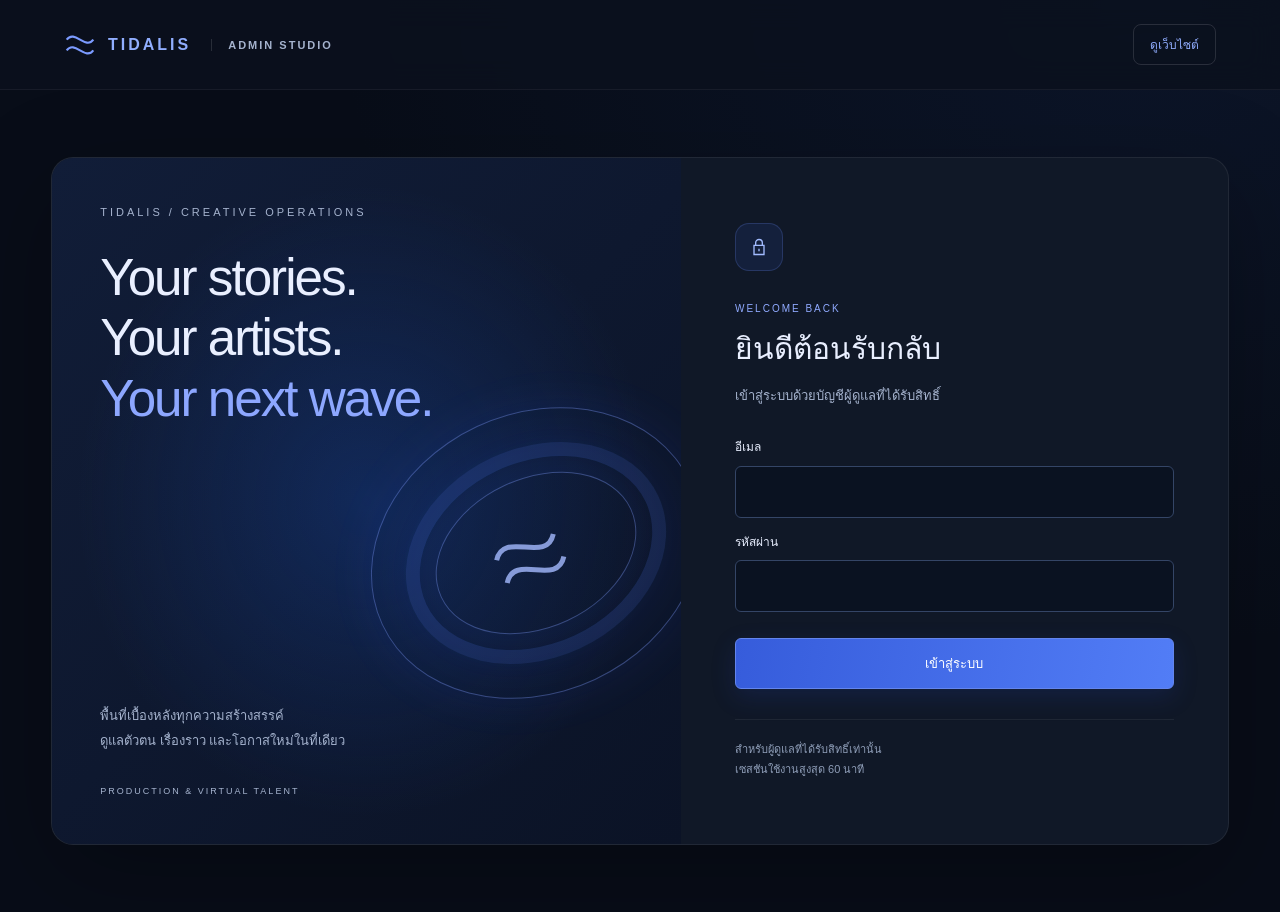
<file: admin.html>
<!doctype html><html lang="th"><head><meta charset="utf-8"><meta name="viewport" content="width=device-width, initial-scale=1"><meta name="robots" content="noindex,nofollow"><title>TIDALIS Admin</title><link rel="stylesheet" href="/admin.css"></head><body><header><a href="/"><svg viewBox="0 0 24 24" fill="none" stroke="currentColor" stroke-width="1.6" aria-hidden="true"><path d="M2 8c6-8 14 8 20 0M2 16c6-8 14 8 20 0"/></svg>TIDALIS <small>ADMIN STUDIO</small></a><a href="/" target="_blank" rel="noopener">ดูเว็บไซต์</a><button id="logout" hidden>ออกจากระบบ</button></header><main><section id="login"><aside class="login-art"><div class="eyebrow">TIDALIS / CREATIVE OPERATIONS</div><h2>Your stories.<br>Your artists.<br><span>Your next wave.</span></h2><div class="orbital" aria-hidden="true"><div></div><div></div><div></div><svg viewBox="0 0 24 24" fill="none" stroke="currentColor" stroke-width="1.6" aria-hidden="true"><path d="M2 8c6-8 14 8 20 0M2 16c6-8 14 8 20 0"/></svg></div><p>พื้นที่เบื้องหลังทุกความสร้างสรรค์<br>ดูแลตัวตน เรื่องราว และโอกาสใหม่ในที่เดียว</p><small>PRODUCTION & VIRTUAL TALENT</small></aside><div class="login-content"><div class="login-symbol"><svg viewBox="0 0 24 24" fill="none" stroke="currentColor" stroke-width="1.6" aria-hidden="true"><path d="M8 10V7a4 4 0 0 1 8 0v3M6 10h12v11H6zM12 14v3"/></svg></div><div class="eyebrow">WELCOME BACK</div><h1>ยินดีต้อนรับกลับ</h1><p>เข้าสู่ระบบด้วยบัญชีผู้ดูแลที่ได้รับสิทธิ์</p><form id="login-form"><label>อีเมล<input name="email" type="email" autocomplete="username" required></label><label>รหัสผ่าน<input name="password" type="password" autocomplete="current-password" required></label><button>เข้าสู่ระบบ</button></form><div class="login-note">สำหรับผู้ดูแลที่ได้รับสิทธิ์เท่านั้น<br>เซสชันใช้งานสูงสุด 60 นาที</div></div></section><div role="status" id="status" aria-live="polite"></div><section id="app" hidden><aside class="sidebar"><div class="side-label">WORKSPACE</div><nav id="tabs"><button data-kind="page"><svg viewBox="0 0 24 24" fill="none" stroke="currentColor" stroke-width="1.6" aria-hidden="true"><path d="M5 3h10l4 4v14H5zM9 11h6M9 15h6"/></svg>เนื้อหาหน้าเว็บ</button><button data-kind="service"><svg viewBox="0 0 24 24" fill="none" stroke="currentColor" stroke-width="1.6" aria-hidden="true"><path d="M4 7h16v14H4zM8 7V3h8v4M4 12h16"/></svg>บริการ</button><button data-kind="talent"><svg viewBox="0 0 24 24" fill="none" stroke="currentColor" stroke-width="1.6" aria-hidden="true"><path d="M8 7a4 4 0 1 0 8 0 4 4 0 0 0-8 0M4 22v-3a8 8 0 0 1 16 0v3"/></svg>ศิลปิน</button><button data-kind="work"><svg viewBox="0 0 24 24" fill="none" stroke="currentColor" stroke-width="1.6" aria-hidden="true"><path d="M3 3h7v7H3zM14 3h7v7h-7zM3 14h7v7H3zM14 14h7v7h-7z"/></svg>ผลงาน</button><button data-kind="news"><svg viewBox="0 0 24 24" fill="none" stroke="currentColor" stroke-width="1.6" aria-hidden="true"><path d="M4 3h16v18H4zM8 7h8M8 11h8M8 15h4"/></svg>ข่าวสาร</button><button data-kind="messages"><svg viewBox="0 0 24 24" fill="none" stroke="currentColor" stroke-width="1.6" aria-hidden="true"><path d="M3 4h18v14H8l-5 4zM7 9h10M7 13h7"/></svg>ข้อความติดต่อ</button></nav><div class="side-footer"><span class="status-dot"></span> TIDALIS CMS<br><small>จัดการงานสร้างสรรค์ของคุณ</small></div></aside><div class="workspace"><div class="eyebrow">YOUR CREATIVE WORKSPACE</div><div class="toolbar"><h1 id="section-name">เนื้อหาหน้าเว็บ</h1><button id="new"><svg viewBox="0 0 24 24" fill="none" stroke="currentColor" stroke-width="1.6" aria-hidden="true"><path d="M12 5v14M5 12h14"/></svg>เพิ่มรายการ</button><button id="refresh" class="secondary"><svg viewBox="0 0 24 24" fill="none" stroke="currentColor" stroke-width="1.6" aria-hidden="true"><path d="M20 8a9 9 0 1 0 1 8M20 2v6h-6"/></svg>รีเฟรช</button></div><div class="stats"><article><span>รายการในหมวดนี้</span><strong id="stat-total">—</strong><small>CONTENT LIBRARY</small></article><article><span id="stat-live-label">เผยแพร่แล้ว</span><strong id="stat-live">—</strong><small>READY TO CONNECT</small></article><article><span id="stat-draft-label">แบบร่าง</span><strong id="stat-draft">—</strong><small>WORK IN PROGRESS</small></article></div><div class="collection-tools"><label class="search"><svg viewBox="0 0 24 24" fill="none" stroke="currentColor" stroke-width="1.6" aria-hidden="true"><path d="M21 21l-6-6M17 10a7 7 0 1 1-14 0 7 7 0 0 1 14 0"/></svg><input type="search" id="search" placeholder="ค้นหาชื่อหรือรหัสรายการ" aria-label="ค้นหารายการ"></label></div><p id="hint">บันทึกเป็นร่างเพื่อตรวจเนื้อหาก่อนเผยแพร่</p><div class="layout"><div id="list"></div><form id="editor" hidden><h2 id="editor-heading">แก้ไขรายการ</h2><input type="hidden" name="id"><label>รหัสรายการ (slug)<input name="slug" required pattern="[a-zA-Z0-9_-]+" maxlength="150"><small id="slug-hint">ใช้ภาษาอังกฤษ ตัวเลข - หรือ _</small></label><div class="columns"><label>ชื่อ / หัวข้อภาษาไทย<input name="title_th" maxlength="300"></label><label>ชื่อ / หัวข้อภาษาอังกฤษ<input name="title_en" maxlength="300"></label></div><div class="columns"><label>เนื้อหาภาษาไทย<textarea name="body_th" maxlength="20000"></textarea></label><label>เนื้อหาภาษาอังกฤษ<textarea name="body_en" maxlength="20000"></textarea></label></div><label>ภาพประกอบ<input type="file" id="upload" accept="image/jpeg,image/png,image/webp"><small>JPG, PNG, WebP ไม่เกิน 5 MB ภาพที่อัปโหลดจะเป็นสาธารณะ</small></label><label>URL ภาพ<input name="image_url" type="url" pattern="https://.*"></label><label>ลิงก์ภายนอก<input name="link_url" type="url" pattern="https://.*"></label><label>ลำดับแสดงผล<input name="sort_order" type="number" value="0" step="1" required></label><label class="check"><input name="published" type="checkbox">เผยแพร่บนเว็บไซต์</label><div class="toolbar"><button type="submit">บันทึก</button><button type="button" id="cancel">ปิด</button></div></form></div></div></section></main><script type="module" src="/admin.js"></script></body></html>
</file>
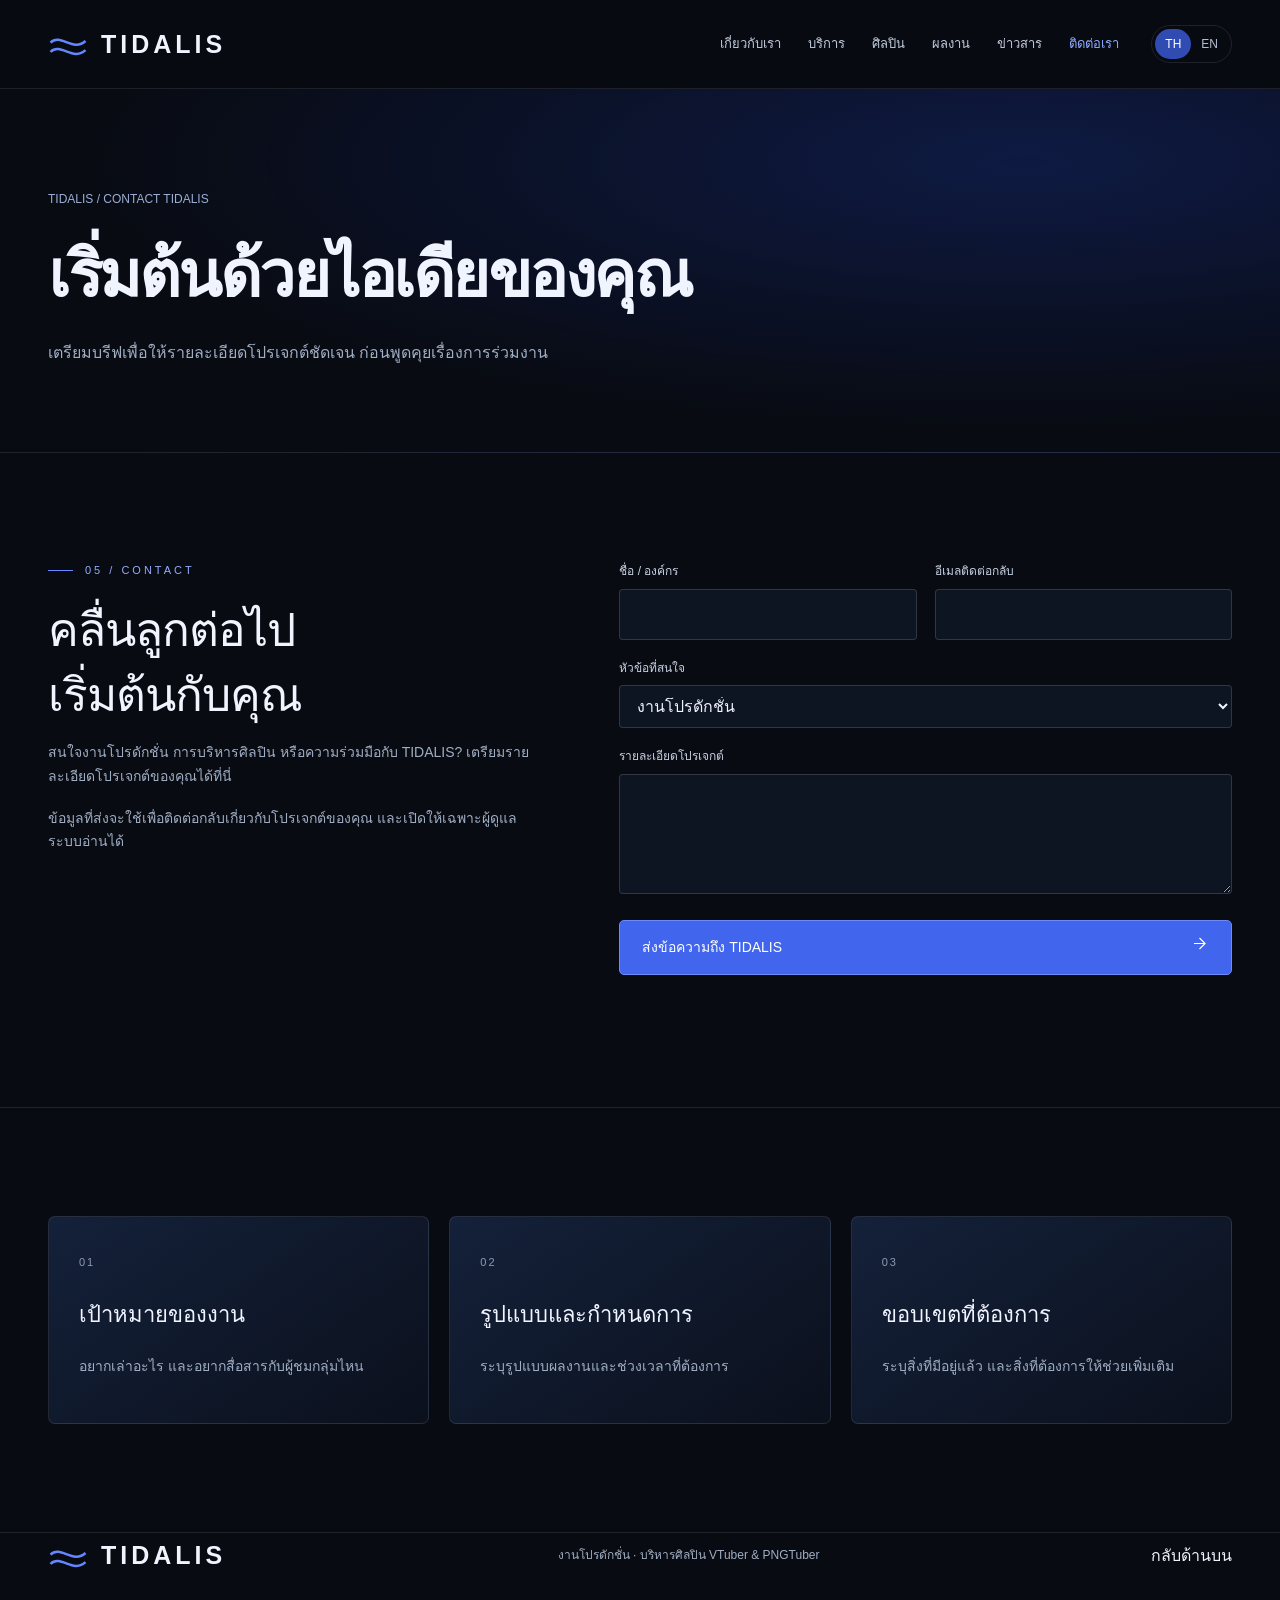
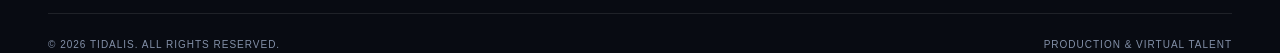
<file: contact.html>
<!doctype html>
<html lang="th">
<head>
<meta charset="utf-8"><meta name="viewport" content="width=device-width,initial-scale=1">
<title>Contact TIDALIS — TIDALIS</title>
<meta name="description" content="TIDALIS งานโปรดักชั่นและการบริหารศิลปิน VTuber / PNGTuber — Production and virtual talent management.">
<meta name="theme-color" content="#080b12">
<style>
:root{color-scheme:dark;--bg:#080b12;--panel:#101724;--ink:#f0f4ff;--muted:#a0aec4;--blue:#4268ff;--line:#ffffff18}*{box-sizing:border-box}html{scroll-behavior:smooth;scroll-padding-top:100px}body{margin:0;background:var(--bg);color:var(--ink);font-family:Inter,"Noto Sans Thai",Tahoma,Arial,sans-serif;line-height:1.7}a{color:inherit;text-decoration:none}button,input,textarea,select{font:inherit}button,a,input,textarea,select{outline-offset:6px}button{cursor:pointer}::selection{background:#3451ad}header{position:sticky;top:0;z-index:10;background:#080b12e8;backdrop-filter:blur(18px);border-bottom:1px solid var(--line)}.wrap{max-width:1280px;margin:auto;padding:0 48px}.nav{height:88px;display:flex;align-items:center;gap:32px}.brand{font-size:25px;letter-spacing:4px;font-weight:800;display:flex;align-items:center;gap:13px}.mark{color:#6486ff;font-size:36px;line-height:1}.navlinks{display:flex;gap:27px;margin-left:auto;font-size:13px;color:#c1cbdd}.navlinks a:hover,footer a:hover{color:#7da0ff}.lang{display:flex;border:1px solid var(--line);padding:3px;border-radius:25px}.lang button{background:none;border:0;color:#b4bfd3;padding:5px 10px;font-size:12px;border-radius:20px}.lang button[aria-pressed=true]{background:#304cb2;color:white}.menu{display:none;background:none;border:1px solid var(--line);color:white;padding:7px 12px}.eyebrow{text-transform:uppercase;letter-spacing:3px;font-size:11px;color:#94adff;display:flex;align-items:center;gap:12px}.eyebrow:before{content:"";width:25px;height:1px;background:#6689ff}.hero{position:relative;min-height:730px;display:flex;align-items:center;isolation:isolate;overflow:hidden;border-bottom:1px solid var(--line)}.hero:before{content:"";position:absolute;inset:0;z-index:-2;background:radial-gradient(ellipse at 80% 42%,#13349b45,transparent 60%),linear-gradient(90deg,#080b12,transparent)}.hero .wrap{width:100%;padding-top:85px;padding-bottom:90px}.hero-copy{max-width:740px;position:relative;z-index:2}h1{font-size:clamp(48px,5.6vw,78px);line-height:1.22;letter-spacing:-2.5px;margin:25px 0 25px;font-weight:600}h1 span{display:block;color:#7e9bff}.lead{max-width:500px;color:#b3c0d6;font-size:16px;line-height:1.95}.actions{display:flex;gap:14px;flex-wrap:wrap;margin-top:35px}.button{display:inline-flex;align-items:center;justify-content:space-between;gap:30px;padding:13px 22px;background:#4165ed;border:1px solid #6e89f8;border-radius:5px;font-size:14px;color:white;transition:background .2s,transform .2s}.button:hover{background:#5276ff;transform:translateY(-2px)}.button.secondary{background:#ffffff05;border-color:#ffffff2a}.hero-caption{font-size:10px;letter-spacing:2px;color:#8392b1;margin-top:65px}.orbit-art{position:absolute;right:-130px;top:75px;width:680px;height:610px;z-index:-1;transform:rotate(-28deg);pointer-events:none}.orbit{position:absolute;border-radius:50%;border:1px solid #6e9bff7a;box-shadow:inset 0 0 35px #2452ef22,0 0 25px #2452ef22;width:92%;height:63%;top:20%;left:4%;transform:rotateX(35deg);animation:float 12s ease-in-out infinite}.orbit:nth-child(2){width:78%;height:53%;top:25%;left:11%;border-width:18px;border-color:#4268ff33;box-shadow:inset 0 0 30px #5881ff66,0 0 40px #2853fa55;animation-delay:-3s}.orbit:nth-child(3){width:58%;height:39%;top:32%;left:21%;border-color:#94b0ff;box-shadow:0 0 60px #2552ff66;animation-delay:-6s}.orbit:nth-child(4){width:110%;height:75%;top:14%;left:-5%;border-color:#3655ae35}.core{position:absolute;width:150px;height:150px;border-radius:50%;left:40%;top:40%;background:radial-gradient(circle at 30% 20%,#b3c9ff,#3f65ef 25%,#091941 68%);box-shadow:0 0 90px #416eff77}.strip{display:flex;justify-content:space-between;gap:20px;padding-top:24px;padding-bottom:24px;font-size:10px;letter-spacing:2.5px;color:#9aa9c4;border-bottom:1px solid var(--line)}section.content{padding-top:108px;padding-bottom:108px;border-bottom:1px solid var(--line)}.section-head{display:flex;align-items:end;justify-content:space-between;gap:40px;margin-bottom:42px}h2{font-size:clamp(30px,3.2vw,45px);line-height:1.4;letter-spacing:-1px;font-weight:500;margin:18px 0 0}.section-head p{max-width:390px;color:var(--muted);font-size:14px;margin:0}.services{display:grid;grid-template-columns:1fr 1fr;gap:20px}.service{border:1px solid var(--line);background:linear-gradient(140deg,#121b2c,#0b101b);padding:35px;min-height:330px;position:relative;overflow:hidden;transition:border-color .2s}.service:hover{border-color:#5a7bde}.number{font-size:11px;color:#8f9ab0;letter-spacing:2px}.service h3{font-size:27px;font-weight:500;margin:50px 0 12px}.service p{color:var(--muted);font-size:14px;max-width:410px}.tags{display:flex;gap:8px;flex-wrap:wrap;margin-top:24px}.tag{font-size:10px;border:1px solid #ffffff20;padding:5px 10px;color:#b4c3dd;border-radius:3px;letter-spacing:1px}.mini-art{position:absolute;right:30px;top:26px;font-size:50px;color:#6f91ff;line-height:1}.about{display:grid;grid-template-columns:1fr 1fr;gap:90px;align-items:center}.about p{color:var(--muted);font-size:15px}.about-visual{min-height:330px;background:radial-gradient(ellipse at center,#1d3f9044,transparent 65%);border:1px solid var(--line);display:flex;align-items:center;justify-content:center;position:relative;overflow:hidden}.about-visual:before,.about-visual:after{content:"";position:absolute;width:250px;height:250px;border:1px solid #577eee55;border-radius:50%}.about-visual:after{width:180px;height:180px}.about-visual strong{font-size:90px;font-weight:400;color:#7396ff;text-shadow:0 0 60px #3b66ff}.visual-note{position:absolute;bottom:20px;left:22px;font-size:10px;letter-spacing:2px;color:#8fa2c9}.talent-panel{border:1px solid var(--line);padding:42px;display:grid;grid-template-columns:1fr 1fr;gap:45px;background:linear-gradient(110deg,#101a30,#0b101b)}.talent-panel h3{font-size:28px;font-weight:500;margin:5px 0 12px}.talent-panel p{font-size:14px;color:var(--muted)}.talent-types{display:grid;grid-template-columns:1fr 1fr;gap:15px}.type{border:1px solid #ffffff14;display:flex;flex-direction:column;justify-content:center;align-items:center;min-height:160px;background:#080e1b}.type span{font-size:36px;color:#789aff;margin-bottom:13px}.type strong{letter-spacing:2px;font-size:11px;font-weight:500}.note{color:#95a4bd;font-size:12px;margin-top:18px}.steps{display:grid;grid-template-columns:repeat(3,1fr);gap:30px}.step{border-top:1px solid #4761a0;padding-top:20px}.step h3{font-size:19px;font-weight:500}.step p{font-size:14px;color:var(--muted)}.contact-grid{display:grid;grid-template-columns:.9fr 1.1fr;gap:70px}.contact-grid p{color:var(--muted);font-size:14px}.contact-grid h2{font-size:46px}.field{margin-bottom:18px}label{display:block;font-size:12px;color:#c9d3e5;margin-bottom:7px}input,select,textarea{width:100%;background:#0d1422;border:1px solid #ffffff25;border-radius:4px;color:var(--ink);padding:11px 13px}textarea{resize:vertical;min-height:120px}.form-row{display:grid;grid-template-columns:1fr 1fr;gap:18px}form .button{width:100%}.status{padding:12px 0;color:#a7bfff;font-size:13px;white-space:pre-wrap}footer{padding:45px 0 25px}.footer-top{display:flex;justify-content:space-between;align-items:center;gap:20px}.footer-top p{font-size:12px;color:var(--muted)}.footer-bottom{margin-top:35px;border-top:1px solid var(--line);padding-top:22px;display:flex;justify-content:space-between;color:#8390a8;font-size:10px;letter-spacing:1px}.skip{position:absolute;left:15px;top:-80px;background:var(--blue);padding:10px;z-index:20}.skip:focus{top:10px}@keyframes float{50%{translate:0 -15px;rotate:3deg}}@media(min-width:1600px){.orbit-art{right:calc((100vw - 1450px)/2)}}@media(max-width:900px){.wrap{padding-left:26px;padding-right:26px}.nav{gap:18px}.navlinks{gap:17px}.about{gap:35px}.contact-grid{gap:35px}.orbit-art{right:-280px;opacity:.7}.hero-copy{max-width:620px}h1{font-size:60px}.strip{letter-spacing:1px}.talent-panel{gap:25px;padding:28px}}@media(max-width:680px){.nav{height:72px}.brand{font-size:20px;letter-spacing:3px}.lang{margin-left:auto}.menu{display:block}.navlinks{display:none;position:absolute;top:72px;left:0;right:0;background:#0c1220;padding:24px;flex-direction:column;border-bottom:1px solid var(--line)}.navlinks.open{display:flex}.hero{min-height:750px;align-items:start}.hero .wrap{padding-top:60px;padding-bottom:48px}h1{font-size:47px;letter-spacing:-1.5px}.lead{font-size:14px;max-width:360px}.orbit-art{width:470px;height:420px;right:-150px;top:370px;opacity:.55}.hero-caption{margin-top:120px;position:relative;z-index:1;font-size:9px}.strip{flex-wrap:wrap;font-size:8px;gap:12px;justify-content:start}.strip span{width:46%}section.content{padding-top:65px;padding-bottom:65px}.section-head{display:block}.section-head p{margin-top:20px}.services,.about,.talent-panel,.contact-grid{grid-template-columns:1fr}.service{padding:26px}.service h3{font-size:24px}.about{gap:30px}.about-visual{min-height:270px}.steps{grid-template-columns:1fr;gap:22px}.form-row{grid-template-columns:1fr;gap:0}.contact-grid h2{font-size:37px}.footer-top{align-items:start;flex-direction:column}.footer-bottom{gap:20px;flex-direction:column}.talent-panel{padding:24px}.actions .button{font-size:12px;gap:15px;padding:12px 16px}}@media(prefers-reduced-motion:reduce){html{scroll-behavior:auto}*,*:before,*:after{animation:none!important;transition:none!important}}

.icon svg{display:block}.mark svg{vertical-align:middle}.mini-art svg{width:54px;height:54px}.type svg{width:45px;height:45px}.about-visual strong svg{width:140px;height:100px}.button svg{width:19px;height:19px}.page-intro{padding:95px 0 70px;background:radial-gradient(ellipse at 80% 20%,#224be53b,transparent 65%);border-bottom:1px solid var(--line)}.page-intro h1{max-width:950px;font-size:clamp(42px,5vw,68px)}.page-intro p{max-width:670px;color:var(--muted)}.breadcrumb{font-size:12px;color:#9baed6}.detail-grid{display:grid;grid-template-columns:repeat(3,1fr);gap:20px}.detail-card{padding:30px;border:1px solid var(--line);background:linear-gradient(145deg,#14213a,#0b101c);border-radius:7px}.detail-card h3{font-size:22px;font-weight:500}.detail-card p{color:var(--muted);font-size:14px}.faq{border-bottom:1px solid var(--line);padding:23px 0}.faq summary{cursor:pointer;font-size:18px}.faq p{color:var(--muted);max-width:800px}.reveal{transition:opacity .8s ease,transform .8s cubic-bezier(.2,.7,.2,1)}.reveal.waiting{opacity:0;transform:translateY(24px)}.navlinks a[aria-current=page]{color:#8eacff}.service,.detail-card,.type{transition:transform .35s,border-color .35s,box-shadow .35s}.service:hover,.detail-card:hover,.type:hover{transform:translateY(-6px);border-color:#638aff;box-shadow:0 15px 40px #163f951c}.hero-copy,.page-intro .wrap{animation:enter .9s ease both}@keyframes enter{from{opacity:0;transform:translateY(20px)}to{opacity:1;transform:none}}@media(max-width:680px){.detail-grid{grid-template-columns:1fr}.page-intro{padding:55px 0}.page-intro h1{font-size:42px}}@media(prefers-reduced-motion:reduce){.reveal.waiting{opacity:1;transform:none}}
</style></head>
<body>
<a class="skip" href="#main" data-i="skip">ข้ามไปเนื้อหา</a>
<header><div class="wrap nav"><a class="brand" href="/" aria-label="TIDALIS home"><span class="mark" aria-hidden="true"><svg viewBox="0 0 48 32" width="40" height="30" fill="none" stroke="currentColor" stroke-width="3" aria-hidden="true"><path d="M3 12C15 0 30 24 45 10M3 23C15 11 30 35 45 21"/></svg></span>TIDALIS</a><nav class="navlinks" id="navigation" aria-label="Main"><a href="/about.html" data-i="navAbout">เกี่ยวกับเรา</a><a href="/services.html" data-i="navServices">บริการ</a><a href="/talent.html" data-i="navTalent">ศิลปิน</a><a href="/work.html" data-i="navWork">ผลงาน</a><a href="/news.html" data-i="navNews">ข่าวสาร</a><a href="/contact.html" data-i="navContact">ติดต่อเรา</a></nav><div class="lang" aria-label="Language"><button type="button" data-lang="th" aria-pressed="true">TH</button><button type="button" data-lang="en" aria-pressed="false">EN</button></div><button type="button" class="menu" aria-expanded="false" aria-controls="navigation" data-i="menu">เมนู</button></div></header>
<main id="main"><section class="page-intro"><div class="wrap"><a class="breadcrumb" href="/">TIDALIS / CONTACT TIDALIS</a><h1 data-i="contact_page1">เริ่มต้นด้วยไอเดียของคุณ</h1><p data-i="contact_page2">เตรียมบรีฟเพื่อให้รายละเอียดโปรเจกต์ชัดเจน ก่อนพูดคุยเรื่องการร่วมงาน</p></div></section><section class="content wrap" id="contact"><div class="contact-grid"><div><div class="eyebrow">05 / CONTACT</div><h2 data-i="contactTitle">คลื่นลูกต่อไป<br>เริ่มต้นกับคุณ</h2><p data-i="contactDesc">สนใจงานโปรดักชั่น การบริหารศิลปิน หรือความร่วมมือกับ TIDALIS? เตรียมรายละเอียดโปรเจกต์ของคุณได้ที่นี่</p><p class="note" data-i="contactNote">ข้อมูลที่ส่งจะใช้เพื่อติดต่อกลับเกี่ยวกับโปรเจกต์ของคุณ และเปิดให้เฉพาะผู้ดูแลระบบอ่านได้</p></div><form id="contact-form"><div class="form-row"><div class="field"><label for="name" data-i="name">ชื่อ / องค์กร</label><input id="name" name="name" required maxlength="150" autocomplete="name"></div><div class="field"><label for="email" data-i="email">อีเมลติดต่อกลับ</label><input id="email" name="email" type="email" required maxlength="254" autocomplete="email"></div></div><div class="field"><label for="interest" data-i="interest">หัวข้อที่สนใจ</label><select id="interest" name="interest"><option value="production" data-i="optionProd">งานโปรดักชั่น</option><option value="talent" data-i="optionTalent">การบริหารศิลปิน</option><option value="collaboration" data-i="optionCollab">ความร่วมมือทางธุรกิจ</option></select></div><div class="field"><label for="details" data-i="details">รายละเอียดโปรเจกต์</label><textarea id="details" name="details" required maxlength="5000"></textarea></div><button class="button" type="submit"><span data-i="download">ส่งข้อความถึง TIDALIS</span><span aria-hidden="true"><svg viewBox="0 0 24 24" width="24" height="24" fill="none" stroke="currentColor" stroke-width="1.5" aria-hidden="true"><path d="M5 12h14M12 5l7 7-7 7"/></svg></span></button><div id="status" class="status" role="status"></div></form></div></section><section class="content wrap"><div class="detail-grid"><article class="detail-card"><span class="number">01</span><h3 data-i="contact_page3">เป้าหมายของงาน</h3><p data-i="contact_page4">อยากเล่าอะไร และอยากสื่อสารกับผู้ชมกลุ่มไหน</p></article><article class="detail-card"><span class="number">02</span><h3 data-i="contact_page5">รูปแบบและกำหนดการ</h3><p data-i="contact_page6">ระบุรูปแบบผลงานและช่วงเวลาที่ต้องการ</p></article><article class="detail-card"><span class="number">03</span><h3 data-i="contact_page7">ขอบเขตที่ต้องการ</h3><p data-i="contact_page8">ระบุสิ่งที่มีอยู่แล้ว และสิ่งที่ต้องการให้ช่วยเพิ่มเติม</p></article></div></section></main><footer class="wrap"><div class="footer-top"><a class="brand" href="/"><span class="mark" aria-hidden="true"><svg viewBox="0 0 48 32" width="40" height="30" fill="none" stroke="currentColor" stroke-width="3" aria-hidden="true"><path d="M3 12C15 0 30 24 45 10M3 23C15 11 30 35 45 21"/></svg></span>TIDALIS</a><p data-i="footerDesc">งานโปรดักชั่น · บริหารศิลปิน VTuber & PNGTuber</p><a href="/" data-i="top">กลับด้านบน</a></div><div class="footer-bottom"><span>© 2026 TIDALIS. ALL RIGHTS RESERVED.</span><span>PRODUCTION & VIRTUAL TALENT</span></div></footer>
<script>
const english={skip:'Skip to content',menu:'Menu',navAbout:'About',navServices:'Services',navTalent:'Talent',navContact:'Contact',hero1:'Creative minds.',hero2:'Endless possibilities.',heroDesc:'TIDALIS brings production and VTuber / PNGTuber talent management together, giving creativity a space to shine.',explore:'Explore our services',collab:'Create with TIDALIS',serviceTitle:'Creativity, with room\nto grow together.',serviceIntro:'Two sides of TIDALIS — production and talent management, connecting stories, identities and audiences.',prodTitle:'Creative production',prodDesc:'Developing ideas and telling stories through creative work, with the format and production scope shaped around each project.',manageTitle:'Virtual talent management',manageDesc:'Supporting the creative direction of VTuber and PNGTuber talent while exploring opportunities for collaboration.',aboutTitle:'Every identity has a story.\nEvery story has a spark.',aboutDesc:'TIDALIS works in production and VTuber / PNGTuber talent management. We value the identity of each creator and how their stories connect with audiences.',aboutMore:'A meeting point for creative production and virtual talent, opening conversations and new possibilities for collaboration.',talk:'Let’s talk',talentTitle:'Distinct identities.\nLimitless creativity.',talentIntro:'Discover the two forms of virtual talent at the heart of TIDALIS.',talentPanel:'A new wave of virtual voices.',talentDesc:'VTubers and PNGTubers each bring their own way of expressing personality and stories through characters that audiences can connect with.',talentNote:'Artist profiles and official channels will be announced when available.',processTitle:'A conversation today.\nNew possibilities tomorrow.',step1:'Share your idea',step1Desc:'Tell us what you want to create, who it is for and what you want to achieve.',step2:'Shape the direction',step2Desc:'Discuss the format, scope and approach that fit your project.',step3:'Bring creativity forward',step3Desc:'Agree on the details and workflow before starting the project together.',contactTitle:'The next wave\nstarts with you.',contactDesc:'Interested in production, talent management or collaborating with TIDALIS? Prepare your project details here.',contactNote:'Your information is used to respond to your project inquiry and is accessible only to administrators.',name:'Name / Organization',email:'Contact email',interest:'Area of interest',optionProd:'Production',optionTalent:'Talent management',optionCollab:'Business collaboration',details:'Project details',download:'Send message to TIDALIS',footerDesc:'Production · VTuber & PNGTuber talent management',top:'Back to top'};
Object.assign(english,{"contact_page1": "Start with your idea", "contact_page2": "Prepare a brief to clarify the project before discussing a collaboration.", "contact_page3": "Project goals", "contact_page4": "What do you want to communicate, and who is your audience?", "contact_page5": "Format & timeline", "contact_page6": "Describe the desired format and your preferred timeline.", "contact_page7": "Desired scope", "contact_page8": "Describe what you already have and where you need support."});
Object.assign(english,{navWork:'Work',navNews:'News'});
const thai=Object.fromEntries([...document.querySelectorAll('[data-i]')].map(e=>[e.dataset.i,e.innerText]));
let language='th';
function setLanguage(lang){language=lang;document.documentElement.lang=lang;const dict=lang==='en'?english:thai;document.querySelectorAll('[data-i]').forEach(e=>{e.textContent=dict[e.dataset.i];e.style.whiteSpace='pre-line'});document.querySelectorAll('[data-lang]').forEach(b=>b.setAttribute('aria-pressed',String(b.dataset.lang===lang)));if(document.querySelector('#status'))document.querySelector('#status').textContent='';try{localStorage.setItem('tidalis-language',lang)}catch{} }
document.querySelectorAll('[data-lang]').forEach(b=>b.addEventListener('click',()=>setLanguage(b.dataset.lang)));
try{if(localStorage.getItem('tidalis-language')==='en')setLanguage('en')}catch{}
const menu=document.querySelector('.menu'),nav=document.querySelector('.navlinks');function closeMenu(){menu.setAttribute('aria-expanded','false');nav.classList.remove('open')}menu.addEventListener('click',()=>{const opened=menu.getAttribute('aria-expanded')==='true';menu.setAttribute('aria-expanded',String(!opened));nav.classList.toggle('open',!opened)});nav.querySelectorAll('a').forEach(a=>a.addEventListener('click',closeMenu));document.addEventListener('keydown',e=>{if(e.key==='Escape'){closeMenu();if(document.activeElement.closest('.navlinks'))menu.focus()}});matchMedia('(min-width:681px)').addEventListener('change',e=>{if(e.matches)closeMenu()});
document.querySelector('#brief')?.addEventListener('submit',e=>{e.preventDefault();const values=new FormData(e.currentTarget);const area=document.querySelector('#interest').selectedOptions[0].textContent;const text=['TIDALIS — PROJECT BRIEF','Prepared locally / ยังไม่ได้ส่งให้ TIDALIS','',`Name / ชื่อ: ${values.get('name')}`,`Email / อีเมล: ${values.get('email')}`,`Interest / หัวข้อ: ${area}`,'',String(values.get('details'))].join('\n');const url=URL.createObjectURL(new Blob(['\ufeff'+text],{type:'text/plain;charset=utf-8'}));const a=document.createElement('a');a.href=url;a.download='TIDALIS-project-brief.txt';document.body.append(a);a.click();a.remove();setTimeout(()=>URL.revokeObjectURL(url),1000);document.querySelector('#status').textContent=language==='en'?'Brief downloaded. It has not been sent to TIDALIS.':'ดาวน์โหลดบรีฟแล้ว ยังไม่ได้ส่งข้อมูลให้ TIDALIS';});

const motion=matchMedia('(prefers-reduced-motion: reduce)');
if(!motion.matches && 'IntersectionObserver' in window){const observer=new IntersectionObserver(entries=>entries.forEach(entry=>{if(entry.isIntersecting){entry.target.classList.remove('waiting');observer.unobserve(entry.target)}}),{threshold:0.08});document.querySelectorAll('.section-head,.service,.about,.talent-panel,.step,.detail-card,.faq').forEach(el=>{el.classList.add('reveal','waiting');observer.observe(el)});motion.addEventListener('change',()=>{document.querySelectorAll('.waiting').forEach(el=>el.classList.remove('waiting'))})}
document.querySelectorAll('.navlinks a').forEach(a=>{if(new URL(a.href).pathname===location.pathname)a.setAttribute('aria-current','page')});
</script><script type="module" src="/cms-public.js"></script></body></html>
</file>
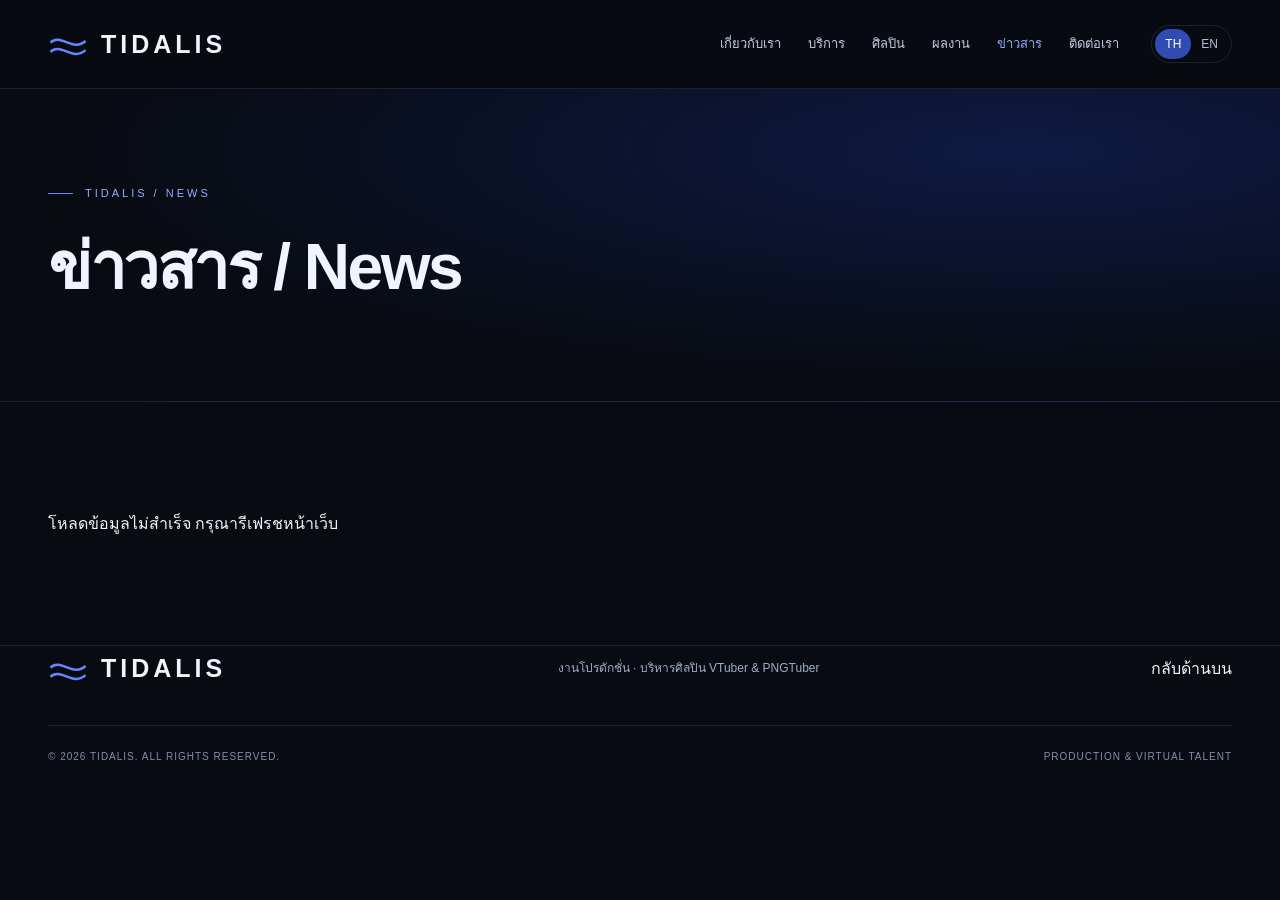
<file: news.html>
<!doctype html>
<html lang="th">
<head>
<meta charset="utf-8"><meta name="viewport" content="width=device-width,initial-scale=1">
<title>ข่าวสาร / News — TIDALIS</title>
<meta name="description" content="TIDALIS งานโปรดักชั่นและการบริหารศิลปิน VTuber / PNGTuber — Production and virtual talent management.">
<meta name="theme-color" content="#080b12">
<style>
:root{color-scheme:dark;--bg:#080b12;--panel:#101724;--ink:#f0f4ff;--muted:#a0aec4;--blue:#4268ff;--line:#ffffff18}*{box-sizing:border-box}html{scroll-behavior:smooth;scroll-padding-top:100px}body{margin:0;background:var(--bg);color:var(--ink);font-family:Inter,"Noto Sans Thai",Tahoma,Arial,sans-serif;line-height:1.7}a{color:inherit;text-decoration:none}button,input,textarea,select{font:inherit}button,a,input,textarea,select{outline-offset:6px}button{cursor:pointer}::selection{background:#3451ad}header{position:sticky;top:0;z-index:10;background:#080b12e8;backdrop-filter:blur(18px);border-bottom:1px solid var(--line)}.wrap{max-width:1280px;margin:auto;padding:0 48px}.nav{height:88px;display:flex;align-items:center;gap:32px}.brand{font-size:25px;letter-spacing:4px;font-weight:800;display:flex;align-items:center;gap:13px}.mark{color:#6486ff;font-size:36px;line-height:1}.navlinks{display:flex;gap:27px;margin-left:auto;font-size:13px;color:#c1cbdd}.navlinks a:hover,footer a:hover{color:#7da0ff}.lang{display:flex;border:1px solid var(--line);padding:3px;border-radius:25px}.lang button{background:none;border:0;color:#b4bfd3;padding:5px 10px;font-size:12px;border-radius:20px}.lang button[aria-pressed=true]{background:#304cb2;color:white}.menu{display:none;background:none;border:1px solid var(--line);color:white;padding:7px 12px}.eyebrow{text-transform:uppercase;letter-spacing:3px;font-size:11px;color:#94adff;display:flex;align-items:center;gap:12px}.eyebrow:before{content:"";width:25px;height:1px;background:#6689ff}.hero{position:relative;min-height:730px;display:flex;align-items:center;isolation:isolate;overflow:hidden;border-bottom:1px solid var(--line)}.hero:before{content:"";position:absolute;inset:0;z-index:-2;background:radial-gradient(ellipse at 80% 42%,#13349b45,transparent 60%),linear-gradient(90deg,#080b12,transparent)}.hero .wrap{width:100%;padding-top:85px;padding-bottom:90px}.hero-copy{max-width:740px;position:relative;z-index:2}h1{font-size:clamp(48px,5.6vw,78px);line-height:1.22;letter-spacing:-2.5px;margin:25px 0 25px;font-weight:600}h1 span{display:block;color:#7e9bff}.lead{max-width:500px;color:#b3c0d6;font-size:16px;line-height:1.95}.actions{display:flex;gap:14px;flex-wrap:wrap;margin-top:35px}.button{display:inline-flex;align-items:center;justify-content:space-between;gap:30px;padding:13px 22px;background:#4165ed;border:1px solid #6e89f8;border-radius:5px;font-size:14px;color:white;transition:background .2s,transform .2s}.button:hover{background:#5276ff;transform:translateY(-2px)}.button.secondary{background:#ffffff05;border-color:#ffffff2a}.hero-caption{font-size:10px;letter-spacing:2px;color:#8392b1;margin-top:65px}.orbit-art{position:absolute;right:-130px;top:75px;width:680px;height:610px;z-index:-1;transform:rotate(-28deg);pointer-events:none}.orbit{position:absolute;border-radius:50%;border:1px solid #6e9bff7a;box-shadow:inset 0 0 35px #2452ef22,0 0 25px #2452ef22;width:92%;height:63%;top:20%;left:4%;transform:rotateX(35deg);animation:float 12s ease-in-out infinite}.orbit:nth-child(2){width:78%;height:53%;top:25%;left:11%;border-width:18px;border-color:#4268ff33;box-shadow:inset 0 0 30px #5881ff66,0 0 40px #2853fa55;animation-delay:-3s}.orbit:nth-child(3){width:58%;height:39%;top:32%;left:21%;border-color:#94b0ff;box-shadow:0 0 60px #2552ff66;animation-delay:-6s}.orbit:nth-child(4){width:110%;height:75%;top:14%;left:-5%;border-color:#3655ae35}.core{position:absolute;width:150px;height:150px;border-radius:50%;left:40%;top:40%;background:radial-gradient(circle at 30% 20%,#b3c9ff,#3f65ef 25%,#091941 68%);box-shadow:0 0 90px #416eff77}.strip{display:flex;justify-content:space-between;gap:20px;padding-top:24px;padding-bottom:24px;font-size:10px;letter-spacing:2.5px;color:#9aa9c4;border-bottom:1px solid var(--line)}section.content{padding-top:108px;padding-bottom:108px;border-bottom:1px solid var(--line)}.section-head{display:flex;align-items:end;justify-content:space-between;gap:40px;margin-bottom:42px}h2{font-size:clamp(30px,3.2vw,45px);line-height:1.4;letter-spacing:-1px;font-weight:500;margin:18px 0 0}.section-head p{max-width:390px;color:var(--muted);font-size:14px;margin:0}.services{display:grid;grid-template-columns:1fr 1fr;gap:20px}.service{border:1px solid var(--line);background:linear-gradient(140deg,#121b2c,#0b101b);padding:35px;min-height:330px;position:relative;overflow:hidden;transition:border-color .2s}.service:hover{border-color:#5a7bde}.number{font-size:11px;color:#8f9ab0;letter-spacing:2px}.service h3{font-size:27px;font-weight:500;margin:50px 0 12px}.service p{color:var(--muted);font-size:14px;max-width:410px}.tags{display:flex;gap:8px;flex-wrap:wrap;margin-top:24px}.tag{font-size:10px;border:1px solid #ffffff20;padding:5px 10px;color:#b4c3dd;border-radius:3px;letter-spacing:1px}.mini-art{position:absolute;right:30px;top:26px;font-size:50px;color:#6f91ff;line-height:1}.about{display:grid;grid-template-columns:1fr 1fr;gap:90px;align-items:center}.about p{color:var(--muted);font-size:15px}.about-visual{min-height:330px;background:radial-gradient(ellipse at center,#1d3f9044,transparent 65%);border:1px solid var(--line);display:flex;align-items:center;justify-content:center;position:relative;overflow:hidden}.about-visual:before,.about-visual:after{content:"";position:absolute;width:250px;height:250px;border:1px solid #577eee55;border-radius:50%}.about-visual:after{width:180px;height:180px}.about-visual strong{font-size:90px;font-weight:400;color:#7396ff;text-shadow:0 0 60px #3b66ff}.visual-note{position:absolute;bottom:20px;left:22px;font-size:10px;letter-spacing:2px;color:#8fa2c9}.talent-panel{border:1px solid var(--line);padding:42px;display:grid;grid-template-columns:1fr 1fr;gap:45px;background:linear-gradient(110deg,#101a30,#0b101b)}.talent-panel h3{font-size:28px;font-weight:500;margin:5px 0 12px}.talent-panel p{font-size:14px;color:var(--muted)}.talent-types{display:grid;grid-template-columns:1fr 1fr;gap:15px}.type{border:1px solid #ffffff14;display:flex;flex-direction:column;justify-content:center;align-items:center;min-height:160px;background:#080e1b}.type span{font-size:36px;color:#789aff;margin-bottom:13px}.type strong{letter-spacing:2px;font-size:11px;font-weight:500}.note{color:#95a4bd;font-size:12px;margin-top:18px}.steps{display:grid;grid-template-columns:repeat(3,1fr);gap:30px}.step{border-top:1px solid #4761a0;padding-top:20px}.step h3{font-size:19px;font-weight:500}.step p{font-size:14px;color:var(--muted)}.contact-grid{display:grid;grid-template-columns:.9fr 1.1fr;gap:70px}.contact-grid p{color:var(--muted);font-size:14px}.contact-grid h2{font-size:46px}.field{margin-bottom:18px}label{display:block;font-size:12px;color:#c9d3e5;margin-bottom:7px}input,select,textarea{width:100%;background:#0d1422;border:1px solid #ffffff25;border-radius:4px;color:var(--ink);padding:11px 13px}textarea{resize:vertical;min-height:120px}.form-row{display:grid;grid-template-columns:1fr 1fr;gap:18px}form .button{width:100%}.status{padding:12px 0;color:#a7bfff;font-size:13px;white-space:pre-wrap}footer{padding:45px 0 25px}.footer-top{display:flex;justify-content:space-between;align-items:center;gap:20px}.footer-top p{font-size:12px;color:var(--muted)}.footer-bottom{margin-top:35px;border-top:1px solid var(--line);padding-top:22px;display:flex;justify-content:space-between;color:#8390a8;font-size:10px;letter-spacing:1px}.skip{position:absolute;left:15px;top:-80px;background:var(--blue);padding:10px;z-index:20}.skip:focus{top:10px}@keyframes float{50%{translate:0 -15px;rotate:3deg}}@media(min-width:1600px){.orbit-art{right:calc((100vw - 1450px)/2)}}@media(max-width:900px){.wrap{padding-left:26px;padding-right:26px}.nav{gap:18px}.navlinks{gap:17px}.about{gap:35px}.contact-grid{gap:35px}.orbit-art{right:-280px;opacity:.7}.hero-copy{max-width:620px}h1{font-size:60px}.strip{letter-spacing:1px}.talent-panel{gap:25px;padding:28px}}@media(max-width:680px){.nav{height:72px}.brand{font-size:20px;letter-spacing:3px}.lang{margin-left:auto}.menu{display:block}.navlinks{display:none;position:absolute;top:72px;left:0;right:0;background:#0c1220;padding:24px;flex-direction:column;border-bottom:1px solid var(--line)}.navlinks.open{display:flex}.hero{min-height:750px;align-items:start}.hero .wrap{padding-top:60px;padding-bottom:48px}h1{font-size:47px;letter-spacing:-1.5px}.lead{font-size:14px;max-width:360px}.orbit-art{width:470px;height:420px;right:-150px;top:370px;opacity:.55}.hero-caption{margin-top:120px;position:relative;z-index:1;font-size:9px}.strip{flex-wrap:wrap;font-size:8px;gap:12px;justify-content:start}.strip span{width:46%}section.content{padding-top:65px;padding-bottom:65px}.section-head{display:block}.section-head p{margin-top:20px}.services,.about,.talent-panel,.contact-grid{grid-template-columns:1fr}.service{padding:26px}.service h3{font-size:24px}.about{gap:30px}.about-visual{min-height:270px}.steps{grid-template-columns:1fr;gap:22px}.form-row{grid-template-columns:1fr;gap:0}.contact-grid h2{font-size:37px}.footer-top{align-items:start;flex-direction:column}.footer-bottom{gap:20px;flex-direction:column}.talent-panel{padding:24px}.actions .button{font-size:12px;gap:15px;padding:12px 16px}}@media(prefers-reduced-motion:reduce){html{scroll-behavior:auto}*,*:before,*:after{animation:none!important;transition:none!important}}

.icon svg{display:block}.mark svg{vertical-align:middle}.mini-art svg{width:54px;height:54px}.type svg{width:45px;height:45px}.about-visual strong svg{width:140px;height:100px}.button svg{width:19px;height:19px}.page-intro{padding:95px 0 70px;background:radial-gradient(ellipse at 80% 20%,#224be53b,transparent 65%);border-bottom:1px solid var(--line)}.page-intro h1{max-width:950px;font-size:clamp(42px,5vw,68px)}.page-intro p{max-width:670px;color:var(--muted)}.breadcrumb{font-size:12px;color:#9baed6}.detail-grid{display:grid;grid-template-columns:repeat(3,1fr);gap:20px}.detail-card{padding:30px;border:1px solid var(--line);background:linear-gradient(145deg,#14213a,#0b101c);border-radius:7px}.detail-card h3{font-size:22px;font-weight:500}.detail-card p{color:var(--muted);font-size:14px}.faq{border-bottom:1px solid var(--line);padding:23px 0}.faq summary{cursor:pointer;font-size:18px}.faq p{color:var(--muted);max-width:800px}.reveal{transition:opacity .8s ease,transform .8s cubic-bezier(.2,.7,.2,1)}.reveal.waiting{opacity:0;transform:translateY(24px)}.navlinks a[aria-current=page]{color:#8eacff}.service,.detail-card,.type{transition:transform .35s,border-color .35s,box-shadow .35s}.service:hover,.detail-card:hover,.type:hover{transform:translateY(-6px);border-color:#638aff;box-shadow:0 15px 40px #163f951c}.hero-copy,.page-intro .wrap{animation:enter .9s ease both}@keyframes enter{from{opacity:0;transform:translateY(20px)}to{opacity:1;transform:none}}@media(max-width:680px){.detail-grid{grid-template-columns:1fr}.page-intro{padding:55px 0}.page-intro h1{font-size:42px}}@media(prefers-reduced-motion:reduce){.reveal.waiting{opacity:1;transform:none}}
</style></head>
<body>
<a class="skip" href="#main" data-i="skip">ข้ามไปเนื้อหา</a>
<header><div class="wrap nav"><a class="brand" href="/" aria-label="TIDALIS home"><span class="mark" aria-hidden="true"><svg viewBox="0 0 48 32" width="40" height="30" fill="none" stroke="currentColor" stroke-width="3" aria-hidden="true"><path d="M3 12C15 0 30 24 45 10M3 23C15 11 30 35 45 21"/></svg></span>TIDALIS</a><nav class="navlinks" id="navigation" aria-label="Main"><a href="/about.html" data-i="navAbout">เกี่ยวกับเรา</a><a href="/services.html" data-i="navServices">บริการ</a><a href="/talent.html" data-i="navTalent">ศิลปิน</a><a href="/work.html" data-i="navWork">ผลงาน</a><a href="/news.html" data-i="navNews">ข่าวสาร</a><a href="/contact.html" data-i="navContact">ติดต่อเรา</a></nav><div class="lang" aria-label="Language"><button type="button" data-lang="th" aria-pressed="true">TH</button><button type="button" data-lang="en" aria-pressed="false">EN</button></div><button type="button" class="menu" aria-expanded="false" aria-controls="navigation" data-i="menu">เมนู</button></div></header>
<main id="main"><section class="page-intro"><div class="wrap"><div class="eyebrow">TIDALIS / NEWS</div><h1>ข่าวสาร / News</h1></div></section><section class="content wrap"><div class="detail-grid" data-cms-kind="news"></div></section></main><footer class="wrap"><div class="footer-top"><a class="brand" href="/"><span class="mark" aria-hidden="true"><svg viewBox="0 0 48 32" width="40" height="30" fill="none" stroke="currentColor" stroke-width="3" aria-hidden="true"><path d="M3 12C15 0 30 24 45 10M3 23C15 11 30 35 45 21"/></svg></span>TIDALIS</a><p data-i="footerDesc">งานโปรดักชั่น · บริหารศิลปิน VTuber & PNGTuber</p><a href="/" data-i="top">กลับด้านบน</a></div><div class="footer-bottom"><span>© 2026 TIDALIS. ALL RIGHTS RESERVED.</span><span>PRODUCTION & VIRTUAL TALENT</span></div></footer>
<script>
const english={skip:'Skip to content',menu:'Menu',navAbout:'About',navServices:'Services',navTalent:'Talent',navContact:'Contact',hero1:'Creative minds.',hero2:'Endless possibilities.',heroDesc:'TIDALIS brings production and VTuber / PNGTuber talent management together, giving creativity a space to shine.',explore:'Explore our services',collab:'Create with TIDALIS',serviceTitle:'Creativity, with room\nto grow together.',serviceIntro:'Two sides of TIDALIS — production and talent management, connecting stories, identities and audiences.',prodTitle:'Creative production',prodDesc:'Developing ideas and telling stories through creative work, with the format and production scope shaped around each project.',manageTitle:'Virtual talent management',manageDesc:'Supporting the creative direction of VTuber and PNGTuber talent while exploring opportunities for collaboration.',aboutTitle:'Every identity has a story.\nEvery story has a spark.',aboutDesc:'TIDALIS works in production and VTuber / PNGTuber talent management. We value the identity of each creator and how their stories connect with audiences.',aboutMore:'A meeting point for creative production and virtual talent, opening conversations and new possibilities for collaboration.',talk:'Let’s talk',talentTitle:'Distinct identities.\nLimitless creativity.',talentIntro:'Discover the two forms of virtual talent at the heart of TIDALIS.',talentPanel:'A new wave of virtual voices.',talentDesc:'VTubers and PNGTubers each bring their own way of expressing personality and stories through characters that audiences can connect with.',talentNote:'Artist profiles and official channels will be announced when available.',processTitle:'A conversation today.\nNew possibilities tomorrow.',step1:'Share your idea',step1Desc:'Tell us what you want to create, who it is for and what you want to achieve.',step2:'Shape the direction',step2Desc:'Discuss the format, scope and approach that fit your project.',step3:'Bring creativity forward',step3Desc:'Agree on the details and workflow before starting the project together.',contactTitle:'The next wave\nstarts with you.',contactDesc:'Interested in production, talent management or collaborating with TIDALIS? Prepare your project details here.',contactNote:'Your information is used to respond to your project inquiry and is accessible only to administrators.',name:'Name / Organization',email:'Contact email',interest:'Area of interest',optionProd:'Production',optionTalent:'Talent management',optionCollab:'Business collaboration',details:'Project details',download:'Send message to TIDALIS',footerDesc:'Production · VTuber & PNGTuber talent management',top:'Back to top'};
Object.assign(english,{"news_page1": "A space for stories and identities", "news_page2": "Connecting production with virtual talent, creating space for creativity to grow.", "news_page3": "Identity first", "news_page4": "Start with personality, stories and what each creator wants to express.", "news_page5": "Create together", "news_page6": "Exchange perspectives to shape a shared creative direction.", "news_page7": "Look ahead", "news_page8": "Shape an approach around the goals and growth of each project.", "news_page9": "Let’s create something together", "news_page10": "Prepare your project brief"});
Object.assign(english,{navWork:'Work',navNews:'News'});
const thai=Object.fromEntries([...document.querySelectorAll('[data-i]')].map(e=>[e.dataset.i,e.innerText]));
let language='th';
function setLanguage(lang){language=lang;document.documentElement.lang=lang;const dict=lang==='en'?english:thai;document.querySelectorAll('[data-i]').forEach(e=>{e.textContent=dict[e.dataset.i];e.style.whiteSpace='pre-line'});document.querySelectorAll('[data-lang]').forEach(b=>b.setAttribute('aria-pressed',String(b.dataset.lang===lang)));if(document.querySelector('#status'))document.querySelector('#status').textContent='';try{localStorage.setItem('tidalis-language',lang)}catch{} }
document.querySelectorAll('[data-lang]').forEach(b=>b.addEventListener('click',()=>setLanguage(b.dataset.lang)));
try{if(localStorage.getItem('tidalis-language')==='en')setLanguage('en')}catch{}
const menu=document.querySelector('.menu'),nav=document.querySelector('.navlinks');function closeMenu(){menu.setAttribute('aria-expanded','false');nav.classList.remove('open')}menu.addEventListener('click',()=>{const opened=menu.getAttribute('aria-expanded')==='true';menu.setAttribute('aria-expanded',String(!opened));nav.classList.toggle('open',!opened)});nav.querySelectorAll('a').forEach(a=>a.addEventListener('click',closeMenu));document.addEventListener('keydown',e=>{if(e.key==='Escape'){closeMenu();if(document.activeElement.closest('.navlinks'))menu.focus()}});matchMedia('(min-width:681px)').addEventListener('change',e=>{if(e.matches)closeMenu()});
document.querySelector('#brief')?.addEventListener('submit',e=>{e.preventDefault();const values=new FormData(e.currentTarget);const area=document.querySelector('#interest').selectedOptions[0].textContent;const text=['TIDALIS — PROJECT BRIEF','Prepared locally / ยังไม่ได้ส่งให้ TIDALIS','',`Name / ชื่อ: ${values.get('name')}`,`Email / อีเมล: ${values.get('email')}`,`Interest / หัวข้อ: ${area}`,'',String(values.get('details'))].join('\n');const url=URL.createObjectURL(new Blob(['\ufeff'+text],{type:'text/plain;charset=utf-8'}));const a=document.createElement('a');a.href=url;a.download='TIDALIS-project-brief.txt';document.body.append(a);a.click();a.remove();setTimeout(()=>URL.revokeObjectURL(url),1000);document.querySelector('#status').textContent=language==='en'?'Brief downloaded. It has not been sent to TIDALIS.':'ดาวน์โหลดบรีฟแล้ว ยังไม่ได้ส่งข้อมูลให้ TIDALIS';});

const motion=matchMedia('(prefers-reduced-motion: reduce)');
if(!motion.matches && 'IntersectionObserver' in window){const observer=new IntersectionObserver(entries=>entries.forEach(entry=>{if(entry.isIntersecting){entry.target.classList.remove('waiting');observer.unobserve(entry.target)}}),{threshold:0.08});document.querySelectorAll('.section-head,.service,.about,.talent-panel,.step,.detail-card,.faq').forEach(el=>{el.classList.add('reveal','waiting');observer.observe(el)});motion.addEventListener('change',()=>{document.querySelectorAll('.waiting').forEach(el=>el.classList.remove('waiting'))})}
document.querySelectorAll('.navlinks a').forEach(a=>{if(new URL(a.href).pathname===location.pathname)a.setAttribute('aria-current','page')});
</script><script type="module" src="/cms-public.js"></script></body></html>
</file>
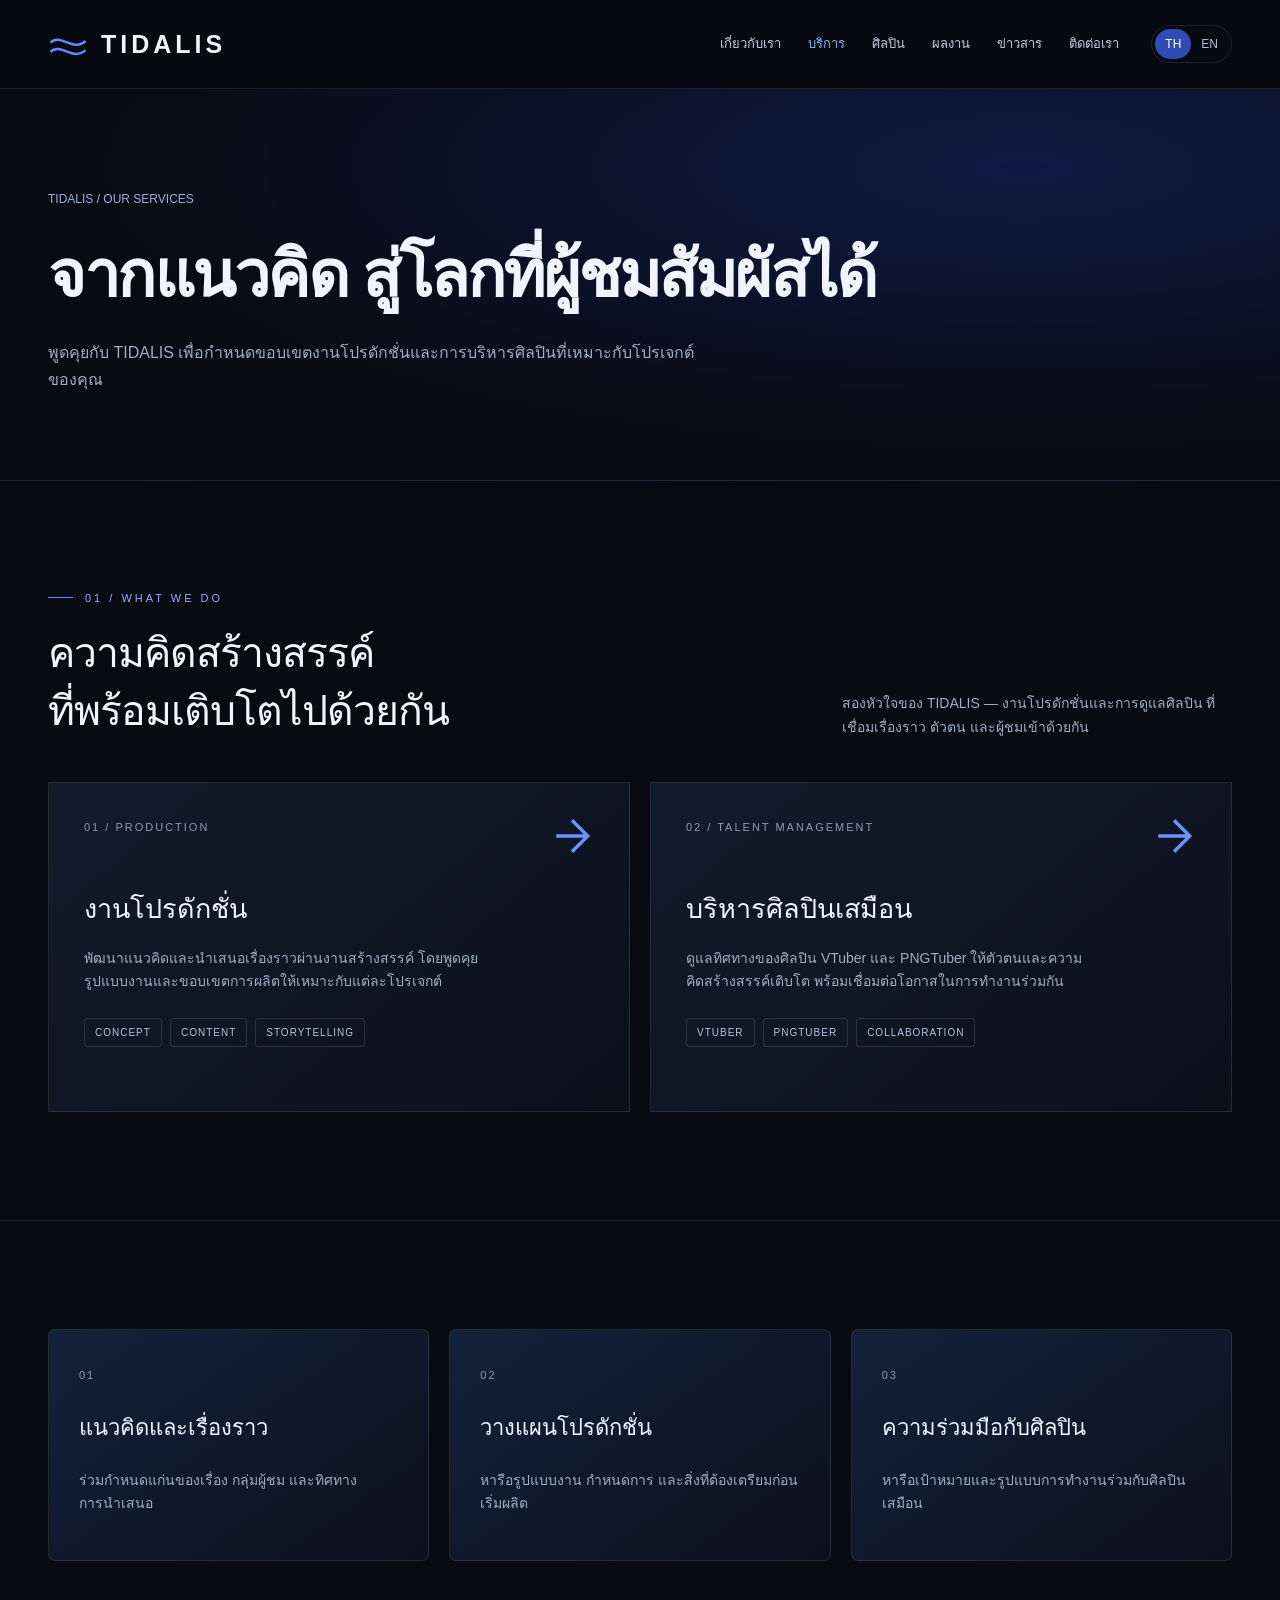
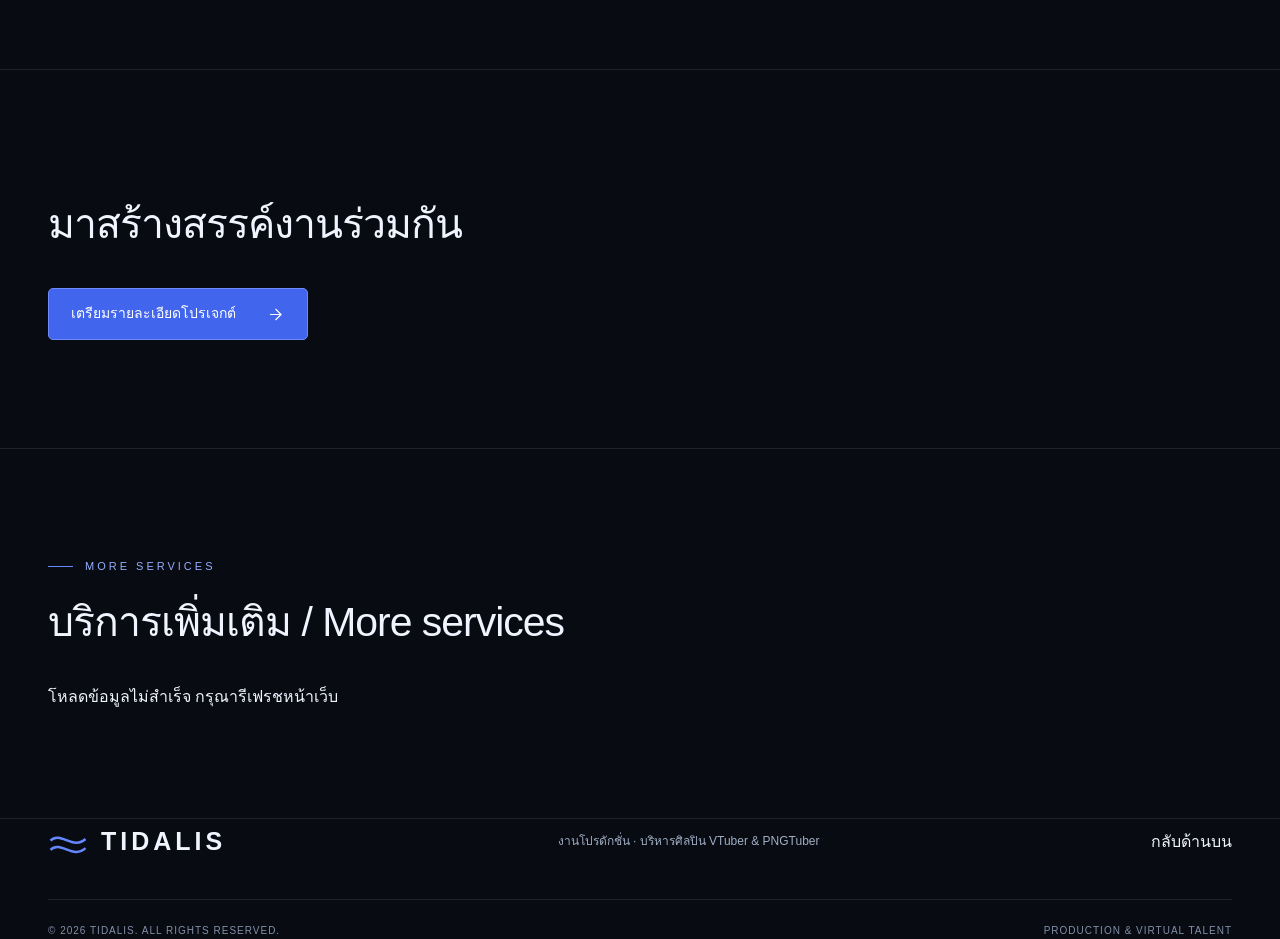
<file: services.html>
<!doctype html>
<html lang="th">
<head>
<meta charset="utf-8"><meta name="viewport" content="width=device-width,initial-scale=1">
<title>Our services — TIDALIS</title>
<meta name="description" content="TIDALIS งานโปรดักชั่นและการบริหารศิลปิน VTuber / PNGTuber — Production and virtual talent management.">
<meta name="theme-color" content="#080b12">
<style>
:root{color-scheme:dark;--bg:#080b12;--panel:#101724;--ink:#f0f4ff;--muted:#a0aec4;--blue:#4268ff;--line:#ffffff18}*{box-sizing:border-box}html{scroll-behavior:smooth;scroll-padding-top:100px}body{margin:0;background:var(--bg);color:var(--ink);font-family:Inter,"Noto Sans Thai",Tahoma,Arial,sans-serif;line-height:1.7}a{color:inherit;text-decoration:none}button,input,textarea,select{font:inherit}button,a,input,textarea,select{outline-offset:6px}button{cursor:pointer}::selection{background:#3451ad}header{position:sticky;top:0;z-index:10;background:#080b12e8;backdrop-filter:blur(18px);border-bottom:1px solid var(--line)}.wrap{max-width:1280px;margin:auto;padding:0 48px}.nav{height:88px;display:flex;align-items:center;gap:32px}.brand{font-size:25px;letter-spacing:4px;font-weight:800;display:flex;align-items:center;gap:13px}.mark{color:#6486ff;font-size:36px;line-height:1}.navlinks{display:flex;gap:27px;margin-left:auto;font-size:13px;color:#c1cbdd}.navlinks a:hover,footer a:hover{color:#7da0ff}.lang{display:flex;border:1px solid var(--line);padding:3px;border-radius:25px}.lang button{background:none;border:0;color:#b4bfd3;padding:5px 10px;font-size:12px;border-radius:20px}.lang button[aria-pressed=true]{background:#304cb2;color:white}.menu{display:none;background:none;border:1px solid var(--line);color:white;padding:7px 12px}.eyebrow{text-transform:uppercase;letter-spacing:3px;font-size:11px;color:#94adff;display:flex;align-items:center;gap:12px}.eyebrow:before{content:"";width:25px;height:1px;background:#6689ff}.hero{position:relative;min-height:730px;display:flex;align-items:center;isolation:isolate;overflow:hidden;border-bottom:1px solid var(--line)}.hero:before{content:"";position:absolute;inset:0;z-index:-2;background:radial-gradient(ellipse at 80% 42%,#13349b45,transparent 60%),linear-gradient(90deg,#080b12,transparent)}.hero .wrap{width:100%;padding-top:85px;padding-bottom:90px}.hero-copy{max-width:740px;position:relative;z-index:2}h1{font-size:clamp(48px,5.6vw,78px);line-height:1.22;letter-spacing:-2.5px;margin:25px 0 25px;font-weight:600}h1 span{display:block;color:#7e9bff}.lead{max-width:500px;color:#b3c0d6;font-size:16px;line-height:1.95}.actions{display:flex;gap:14px;flex-wrap:wrap;margin-top:35px}.button{display:inline-flex;align-items:center;justify-content:space-between;gap:30px;padding:13px 22px;background:#4165ed;border:1px solid #6e89f8;border-radius:5px;font-size:14px;color:white;transition:background .2s,transform .2s}.button:hover{background:#5276ff;transform:translateY(-2px)}.button.secondary{background:#ffffff05;border-color:#ffffff2a}.hero-caption{font-size:10px;letter-spacing:2px;color:#8392b1;margin-top:65px}.orbit-art{position:absolute;right:-130px;top:75px;width:680px;height:610px;z-index:-1;transform:rotate(-28deg);pointer-events:none}.orbit{position:absolute;border-radius:50%;border:1px solid #6e9bff7a;box-shadow:inset 0 0 35px #2452ef22,0 0 25px #2452ef22;width:92%;height:63%;top:20%;left:4%;transform:rotateX(35deg);animation:float 12s ease-in-out infinite}.orbit:nth-child(2){width:78%;height:53%;top:25%;left:11%;border-width:18px;border-color:#4268ff33;box-shadow:inset 0 0 30px #5881ff66,0 0 40px #2853fa55;animation-delay:-3s}.orbit:nth-child(3){width:58%;height:39%;top:32%;left:21%;border-color:#94b0ff;box-shadow:0 0 60px #2552ff66;animation-delay:-6s}.orbit:nth-child(4){width:110%;height:75%;top:14%;left:-5%;border-color:#3655ae35}.core{position:absolute;width:150px;height:150px;border-radius:50%;left:40%;top:40%;background:radial-gradient(circle at 30% 20%,#b3c9ff,#3f65ef 25%,#091941 68%);box-shadow:0 0 90px #416eff77}.strip{display:flex;justify-content:space-between;gap:20px;padding-top:24px;padding-bottom:24px;font-size:10px;letter-spacing:2.5px;color:#9aa9c4;border-bottom:1px solid var(--line)}section.content{padding-top:108px;padding-bottom:108px;border-bottom:1px solid var(--line)}.section-head{display:flex;align-items:end;justify-content:space-between;gap:40px;margin-bottom:42px}h2{font-size:clamp(30px,3.2vw,45px);line-height:1.4;letter-spacing:-1px;font-weight:500;margin:18px 0 0}.section-head p{max-width:390px;color:var(--muted);font-size:14px;margin:0}.services{display:grid;grid-template-columns:1fr 1fr;gap:20px}.service{border:1px solid var(--line);background:linear-gradient(140deg,#121b2c,#0b101b);padding:35px;min-height:330px;position:relative;overflow:hidden;transition:border-color .2s}.service:hover{border-color:#5a7bde}.number{font-size:11px;color:#8f9ab0;letter-spacing:2px}.service h3{font-size:27px;font-weight:500;margin:50px 0 12px}.service p{color:var(--muted);font-size:14px;max-width:410px}.tags{display:flex;gap:8px;flex-wrap:wrap;margin-top:24px}.tag{font-size:10px;border:1px solid #ffffff20;padding:5px 10px;color:#b4c3dd;border-radius:3px;letter-spacing:1px}.mini-art{position:absolute;right:30px;top:26px;font-size:50px;color:#6f91ff;line-height:1}.about{display:grid;grid-template-columns:1fr 1fr;gap:90px;align-items:center}.about p{color:var(--muted);font-size:15px}.about-visual{min-height:330px;background:radial-gradient(ellipse at center,#1d3f9044,transparent 65%);border:1px solid var(--line);display:flex;align-items:center;justify-content:center;position:relative;overflow:hidden}.about-visual:before,.about-visual:after{content:"";position:absolute;width:250px;height:250px;border:1px solid #577eee55;border-radius:50%}.about-visual:after{width:180px;height:180px}.about-visual strong{font-size:90px;font-weight:400;color:#7396ff;text-shadow:0 0 60px #3b66ff}.visual-note{position:absolute;bottom:20px;left:22px;font-size:10px;letter-spacing:2px;color:#8fa2c9}.talent-panel{border:1px solid var(--line);padding:42px;display:grid;grid-template-columns:1fr 1fr;gap:45px;background:linear-gradient(110deg,#101a30,#0b101b)}.talent-panel h3{font-size:28px;font-weight:500;margin:5px 0 12px}.talent-panel p{font-size:14px;color:var(--muted)}.talent-types{display:grid;grid-template-columns:1fr 1fr;gap:15px}.type{border:1px solid #ffffff14;display:flex;flex-direction:column;justify-content:center;align-items:center;min-height:160px;background:#080e1b}.type span{font-size:36px;color:#789aff;margin-bottom:13px}.type strong{letter-spacing:2px;font-size:11px;font-weight:500}.note{color:#95a4bd;font-size:12px;margin-top:18px}.steps{display:grid;grid-template-columns:repeat(3,1fr);gap:30px}.step{border-top:1px solid #4761a0;padding-top:20px}.step h3{font-size:19px;font-weight:500}.step p{font-size:14px;color:var(--muted)}.contact-grid{display:grid;grid-template-columns:.9fr 1.1fr;gap:70px}.contact-grid p{color:var(--muted);font-size:14px}.contact-grid h2{font-size:46px}.field{margin-bottom:18px}label{display:block;font-size:12px;color:#c9d3e5;margin-bottom:7px}input,select,textarea{width:100%;background:#0d1422;border:1px solid #ffffff25;border-radius:4px;color:var(--ink);padding:11px 13px}textarea{resize:vertical;min-height:120px}.form-row{display:grid;grid-template-columns:1fr 1fr;gap:18px}form .button{width:100%}.status{padding:12px 0;color:#a7bfff;font-size:13px;white-space:pre-wrap}footer{padding:45px 0 25px}.footer-top{display:flex;justify-content:space-between;align-items:center;gap:20px}.footer-top p{font-size:12px;color:var(--muted)}.footer-bottom{margin-top:35px;border-top:1px solid var(--line);padding-top:22px;display:flex;justify-content:space-between;color:#8390a8;font-size:10px;letter-spacing:1px}.skip{position:absolute;left:15px;top:-80px;background:var(--blue);padding:10px;z-index:20}.skip:focus{top:10px}@keyframes float{50%{translate:0 -15px;rotate:3deg}}@media(min-width:1600px){.orbit-art{right:calc((100vw - 1450px)/2)}}@media(max-width:900px){.wrap{padding-left:26px;padding-right:26px}.nav{gap:18px}.navlinks{gap:17px}.about{gap:35px}.contact-grid{gap:35px}.orbit-art{right:-280px;opacity:.7}.hero-copy{max-width:620px}h1{font-size:60px}.strip{letter-spacing:1px}.talent-panel{gap:25px;padding:28px}}@media(max-width:680px){.nav{height:72px}.brand{font-size:20px;letter-spacing:3px}.lang{margin-left:auto}.menu{display:block}.navlinks{display:none;position:absolute;top:72px;left:0;right:0;background:#0c1220;padding:24px;flex-direction:column;border-bottom:1px solid var(--line)}.navlinks.open{display:flex}.hero{min-height:750px;align-items:start}.hero .wrap{padding-top:60px;padding-bottom:48px}h1{font-size:47px;letter-spacing:-1.5px}.lead{font-size:14px;max-width:360px}.orbit-art{width:470px;height:420px;right:-150px;top:370px;opacity:.55}.hero-caption{margin-top:120px;position:relative;z-index:1;font-size:9px}.strip{flex-wrap:wrap;font-size:8px;gap:12px;justify-content:start}.strip span{width:46%}section.content{padding-top:65px;padding-bottom:65px}.section-head{display:block}.section-head p{margin-top:20px}.services,.about,.talent-panel,.contact-grid{grid-template-columns:1fr}.service{padding:26px}.service h3{font-size:24px}.about{gap:30px}.about-visual{min-height:270px}.steps{grid-template-columns:1fr;gap:22px}.form-row{grid-template-columns:1fr;gap:0}.contact-grid h2{font-size:37px}.footer-top{align-items:start;flex-direction:column}.footer-bottom{gap:20px;flex-direction:column}.talent-panel{padding:24px}.actions .button{font-size:12px;gap:15px;padding:12px 16px}}@media(prefers-reduced-motion:reduce){html{scroll-behavior:auto}*,*:before,*:after{animation:none!important;transition:none!important}}

.icon svg{display:block}.mark svg{vertical-align:middle}.mini-art svg{width:54px;height:54px}.type svg{width:45px;height:45px}.about-visual strong svg{width:140px;height:100px}.button svg{width:19px;height:19px}.page-intro{padding:95px 0 70px;background:radial-gradient(ellipse at 80% 20%,#224be53b,transparent 65%);border-bottom:1px solid var(--line)}.page-intro h1{max-width:950px;font-size:clamp(42px,5vw,68px)}.page-intro p{max-width:670px;color:var(--muted)}.breadcrumb{font-size:12px;color:#9baed6}.detail-grid{display:grid;grid-template-columns:repeat(3,1fr);gap:20px}.detail-card{padding:30px;border:1px solid var(--line);background:linear-gradient(145deg,#14213a,#0b101c);border-radius:7px}.detail-card h3{font-size:22px;font-weight:500}.detail-card p{color:var(--muted);font-size:14px}.faq{border-bottom:1px solid var(--line);padding:23px 0}.faq summary{cursor:pointer;font-size:18px}.faq p{color:var(--muted);max-width:800px}.reveal{transition:opacity .8s ease,transform .8s cubic-bezier(.2,.7,.2,1)}.reveal.waiting{opacity:0;transform:translateY(24px)}.navlinks a[aria-current=page]{color:#8eacff}.service,.detail-card,.type{transition:transform .35s,border-color .35s,box-shadow .35s}.service:hover,.detail-card:hover,.type:hover{transform:translateY(-6px);border-color:#638aff;box-shadow:0 15px 40px #163f951c}.hero-copy,.page-intro .wrap{animation:enter .9s ease both}@keyframes enter{from{opacity:0;transform:translateY(20px)}to{opacity:1;transform:none}}@media(max-width:680px){.detail-grid{grid-template-columns:1fr}.page-intro{padding:55px 0}.page-intro h1{font-size:42px}}@media(prefers-reduced-motion:reduce){.reveal.waiting{opacity:1;transform:none}}
</style></head>
<body>
<a class="skip" href="#main" data-i="skip">ข้ามไปเนื้อหา</a>
<header><div class="wrap nav"><a class="brand" href="/" aria-label="TIDALIS home"><span class="mark" aria-hidden="true"><svg viewBox="0 0 48 32" width="40" height="30" fill="none" stroke="currentColor" stroke-width="3" aria-hidden="true"><path d="M3 12C15 0 30 24 45 10M3 23C15 11 30 35 45 21"/></svg></span>TIDALIS</a><nav class="navlinks" id="navigation" aria-label="Main"><a href="/about.html" data-i="navAbout">เกี่ยวกับเรา</a><a href="/services.html" data-i="navServices">บริการ</a><a href="/talent.html" data-i="navTalent">ศิลปิน</a><a href="/work.html" data-i="navWork">ผลงาน</a><a href="/news.html" data-i="navNews">ข่าวสาร</a><a href="/contact.html" data-i="navContact">ติดต่อเรา</a></nav><div class="lang" aria-label="Language"><button type="button" data-lang="th" aria-pressed="true">TH</button><button type="button" data-lang="en" aria-pressed="false">EN</button></div><button type="button" class="menu" aria-expanded="false" aria-controls="navigation" data-i="menu">เมนู</button></div></header>
<main id="main"><section class="page-intro"><div class="wrap"><a class="breadcrumb" href="/">TIDALIS / OUR SERVICES</a><h1 data-i="services_page1">จากแนวคิด สู่โลกที่ผู้ชมสัมผัสได้</h1><p data-i="services_page2">พูดคุยกับ TIDALIS เพื่อกำหนดขอบเขตงานโปรดักชั่นและการบริหารศิลปินที่เหมาะกับโปรเจกต์ของคุณ</p></div></section><section class="content wrap" id="services"><div class="section-head"><div><div class="eyebrow">01 / WHAT WE DO</div><h2 data-i="serviceTitle">ความคิดสร้างสรรค์<br>ที่พร้อมเติบโตไปด้วยกัน</h2></div><p data-i="serviceIntro">สองหัวใจของ TIDALIS — งานโปรดักชั่นและการดูแลศิลปิน ที่เชื่อมเรื่องราว ตัวตน และผู้ชมเข้าด้วยกัน</p></div><div class="services"><article class="service"><div class="number">01 / PRODUCTION</div><div class="mini-art" aria-hidden="true"><svg viewBox="0 0 24 24" width="24" height="24" fill="none" stroke="currentColor" stroke-width="1.5" aria-hidden="true"><path d="M5 12h14M12 5l7 7-7 7"/></svg></div><h3 data-i="prodTitle">งานโปรดักชั่น</h3><p data-i="prodDesc">พัฒนาแนวคิดและนำเสนอเรื่องราวผ่านงานสร้างสรรค์ โดยพูดคุยรูปแบบงานและขอบเขตการผลิตให้เหมาะกับแต่ละโปรเจกต์</p><div class="tags"><span class="tag">CONCEPT</span><span class="tag">CONTENT</span><span class="tag">STORYTELLING</span></div></article><article class="service"><div class="number">02 / TALENT MANAGEMENT</div><div class="mini-art" aria-hidden="true"><svg viewBox="0 0 24 24" width="24" height="24" fill="none" stroke="currentColor" stroke-width="1.5" aria-hidden="true"><path d="M5 12h14M12 5l7 7-7 7"/></svg></div><h3 data-i="manageTitle">บริหารศิลปินเสมือน</h3><p data-i="manageDesc">ดูแลทิศทางของศิลปิน VTuber และ PNGTuber ให้ตัวตนและความคิดสร้างสรรค์เติบโต พร้อมเชื่อมต่อโอกาสในการทำงานร่วมกัน</p><div class="tags"><span class="tag">VTUBER</span><span class="tag">PNGTUBER</span><span class="tag">COLLABORATION</span></div></article></div></section><section class="content wrap"><div class="detail-grid"><article class="detail-card"><span class="number">01</span><h3 data-i="services_page3">แนวคิดและเรื่องราว</h3><p data-i="services_page4">ร่วมกำหนดแก่นของเรื่อง กลุ่มผู้ชม และทิศทางการนำเสนอ</p></article><article class="detail-card"><span class="number">02</span><h3 data-i="services_page5">วางแผนโปรดักชั่น</h3><p data-i="services_page6">หารือรูปแบบงาน กำหนดการ และสิ่งที่ต้องเตรียมก่อนเริ่มผลิต</p></article><article class="detail-card"><span class="number">03</span><h3 data-i="services_page7">ความร่วมมือกับศิลปิน</h3><p data-i="services_page8">หารือเป้าหมายและรูปแบบการทำงานร่วมกับศิลปินเสมือน</p></article></div></section><section class="content wrap"><h2 data-i="services_page9">มาสร้างสรรค์งานร่วมกัน</h2><div class="actions"><a class="button" href="/contact.html"><span data-i="services_page10">เตรียมรายละเอียดโปรเจกต์</span><svg viewBox="0 0 24 24" width="24" height="24" fill="none" stroke="currentColor" stroke-width="1.5" aria-hidden="true"><path d="M5 12h14M12 5l7 7-7 7"/></svg></a></div></section><section class="content wrap"><div class="eyebrow">MORE SERVICES</div><h2>บริการเพิ่มเติม / More services</h2><div class="detail-grid" data-cms-kind="service" style="margin-top:32px"></div></section></main><footer class="wrap"><div class="footer-top"><a class="brand" href="/"><span class="mark" aria-hidden="true"><svg viewBox="0 0 48 32" width="40" height="30" fill="none" stroke="currentColor" stroke-width="3" aria-hidden="true"><path d="M3 12C15 0 30 24 45 10M3 23C15 11 30 35 45 21"/></svg></span>TIDALIS</a><p data-i="footerDesc">งานโปรดักชั่น · บริหารศิลปิน VTuber & PNGTuber</p><a href="/" data-i="top">กลับด้านบน</a></div><div class="footer-bottom"><span>© 2026 TIDALIS. ALL RIGHTS RESERVED.</span><span>PRODUCTION & VIRTUAL TALENT</span></div></footer>
<script>
const english={skip:'Skip to content',menu:'Menu',navAbout:'About',navServices:'Services',navTalent:'Talent',navContact:'Contact',hero1:'Creative minds.',hero2:'Endless possibilities.',heroDesc:'TIDALIS brings production and VTuber / PNGTuber talent management together, giving creativity a space to shine.',explore:'Explore our services',collab:'Create with TIDALIS',serviceTitle:'Creativity, with room\nto grow together.',serviceIntro:'Two sides of TIDALIS — production and talent management, connecting stories, identities and audiences.',prodTitle:'Creative production',prodDesc:'Developing ideas and telling stories through creative work, with the format and production scope shaped around each project.',manageTitle:'Virtual talent management',manageDesc:'Supporting the creative direction of VTuber and PNGTuber talent while exploring opportunities for collaboration.',aboutTitle:'Every identity has a story.\nEvery story has a spark.',aboutDesc:'TIDALIS works in production and VTuber / PNGTuber talent management. We value the identity of each creator and how their stories connect with audiences.',aboutMore:'A meeting point for creative production and virtual talent, opening conversations and new possibilities for collaboration.',talk:'Let’s talk',talentTitle:'Distinct identities.\nLimitless creativity.',talentIntro:'Discover the two forms of virtual talent at the heart of TIDALIS.',talentPanel:'A new wave of virtual voices.',talentDesc:'VTubers and PNGTubers each bring their own way of expressing personality and stories through characters that audiences can connect with.',talentNote:'Artist profiles and official channels will be announced when available.',processTitle:'A conversation today.\nNew possibilities tomorrow.',step1:'Share your idea',step1Desc:'Tell us what you want to create, who it is for and what you want to achieve.',step2:'Shape the direction',step2Desc:'Discuss the format, scope and approach that fit your project.',step3:'Bring creativity forward',step3Desc:'Agree on the details and workflow before starting the project together.',contactTitle:'The next wave\nstarts with you.',contactDesc:'Interested in production, talent management or collaborating with TIDALIS? Prepare your project details here.',contactNote:'Your information is used to respond to your project inquiry and is accessible only to administrators.',name:'Name / Organization',email:'Contact email',interest:'Area of interest',optionProd:'Production',optionTalent:'Talent management',optionCollab:'Business collaboration',details:'Project details',download:'Send message to TIDALIS',footerDesc:'Production · VTuber & PNGTuber talent management',top:'Back to top'};
Object.assign(english,{"services_page1": "From ideas to worlds that connect", "services_page2": "Talk with TIDALIS to define the production and talent management scope that fits your project.", "services_page3": "Concept & story", "services_page4": "Define the story, audience and creative direction together.", "services_page5": "Production planning", "services_page6": "Discuss format, timeline and requirements before production begins.", "services_page7": "Talent collaboration", "services_page8": "Explore goals and formats for working with virtual talent.", "services_page9": "Let’s create something together", "services_page10": "Prepare your project brief"});
Object.assign(english,{navWork:'Work',navNews:'News'});
const thai=Object.fromEntries([...document.querySelectorAll('[data-i]')].map(e=>[e.dataset.i,e.innerText]));
let language='th';
function setLanguage(lang){language=lang;document.documentElement.lang=lang;const dict=lang==='en'?english:thai;document.querySelectorAll('[data-i]').forEach(e=>{e.textContent=dict[e.dataset.i];e.style.whiteSpace='pre-line'});document.querySelectorAll('[data-lang]').forEach(b=>b.setAttribute('aria-pressed',String(b.dataset.lang===lang)));if(document.querySelector('#status'))document.querySelector('#status').textContent='';try{localStorage.setItem('tidalis-language',lang)}catch{} }
document.querySelectorAll('[data-lang]').forEach(b=>b.addEventListener('click',()=>setLanguage(b.dataset.lang)));
try{if(localStorage.getItem('tidalis-language')==='en')setLanguage('en')}catch{}
const menu=document.querySelector('.menu'),nav=document.querySelector('.navlinks');function closeMenu(){menu.setAttribute('aria-expanded','false');nav.classList.remove('open')}menu.addEventListener('click',()=>{const opened=menu.getAttribute('aria-expanded')==='true';menu.setAttribute('aria-expanded',String(!opened));nav.classList.toggle('open',!opened)});nav.querySelectorAll('a').forEach(a=>a.addEventListener('click',closeMenu));document.addEventListener('keydown',e=>{if(e.key==='Escape'){closeMenu();if(document.activeElement.closest('.navlinks'))menu.focus()}});matchMedia('(min-width:681px)').addEventListener('change',e=>{if(e.matches)closeMenu()});
document.querySelector('#brief')?.addEventListener('submit',e=>{e.preventDefault();const values=new FormData(e.currentTarget);const area=document.querySelector('#interest').selectedOptions[0].textContent;const text=['TIDALIS — PROJECT BRIEF','Prepared locally / ยังไม่ได้ส่งให้ TIDALIS','',`Name / ชื่อ: ${values.get('name')}`,`Email / อีเมล: ${values.get('email')}`,`Interest / หัวข้อ: ${area}`,'',String(values.get('details'))].join('\n');const url=URL.createObjectURL(new Blob(['\ufeff'+text],{type:'text/plain;charset=utf-8'}));const a=document.createElement('a');a.href=url;a.download='TIDALIS-project-brief.txt';document.body.append(a);a.click();a.remove();setTimeout(()=>URL.revokeObjectURL(url),1000);document.querySelector('#status').textContent=language==='en'?'Brief downloaded. It has not been sent to TIDALIS.':'ดาวน์โหลดบรีฟแล้ว ยังไม่ได้ส่งข้อมูลให้ TIDALIS';});

const motion=matchMedia('(prefers-reduced-motion: reduce)');
if(!motion.matches && 'IntersectionObserver' in window){const observer=new IntersectionObserver(entries=>entries.forEach(entry=>{if(entry.isIntersecting){entry.target.classList.remove('waiting');observer.unobserve(entry.target)}}),{threshold:0.08});document.querySelectorAll('.section-head,.service,.about,.talent-panel,.step,.detail-card,.faq').forEach(el=>{el.classList.add('reveal','waiting');observer.observe(el)});motion.addEventListener('change',()=>{document.querySelectorAll('.waiting').forEach(el=>el.classList.remove('waiting'))})}
document.querySelectorAll('.navlinks a').forEach(a=>{if(new URL(a.href).pathname===location.pathname)a.setAttribute('aria-current','page')});
</script><script type="module" src="/cms-public.js"></script></body></html>
</file>
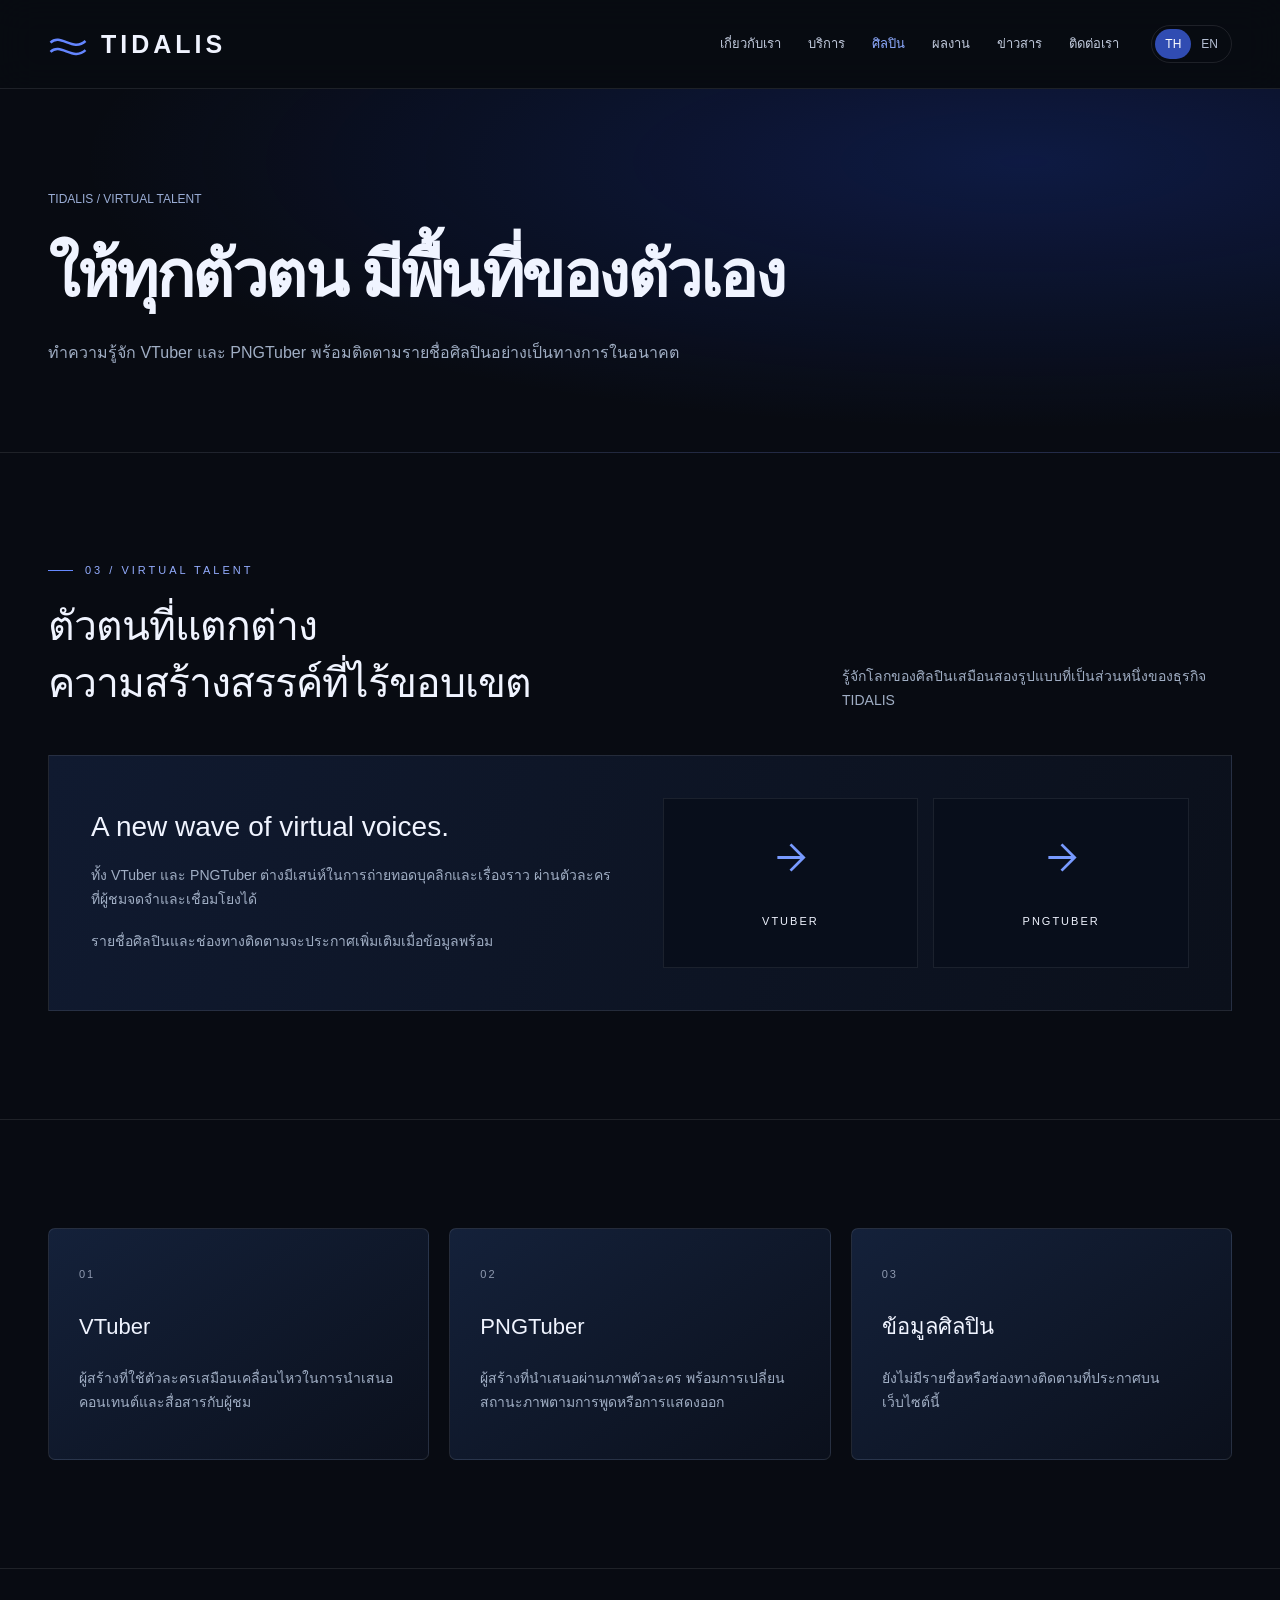
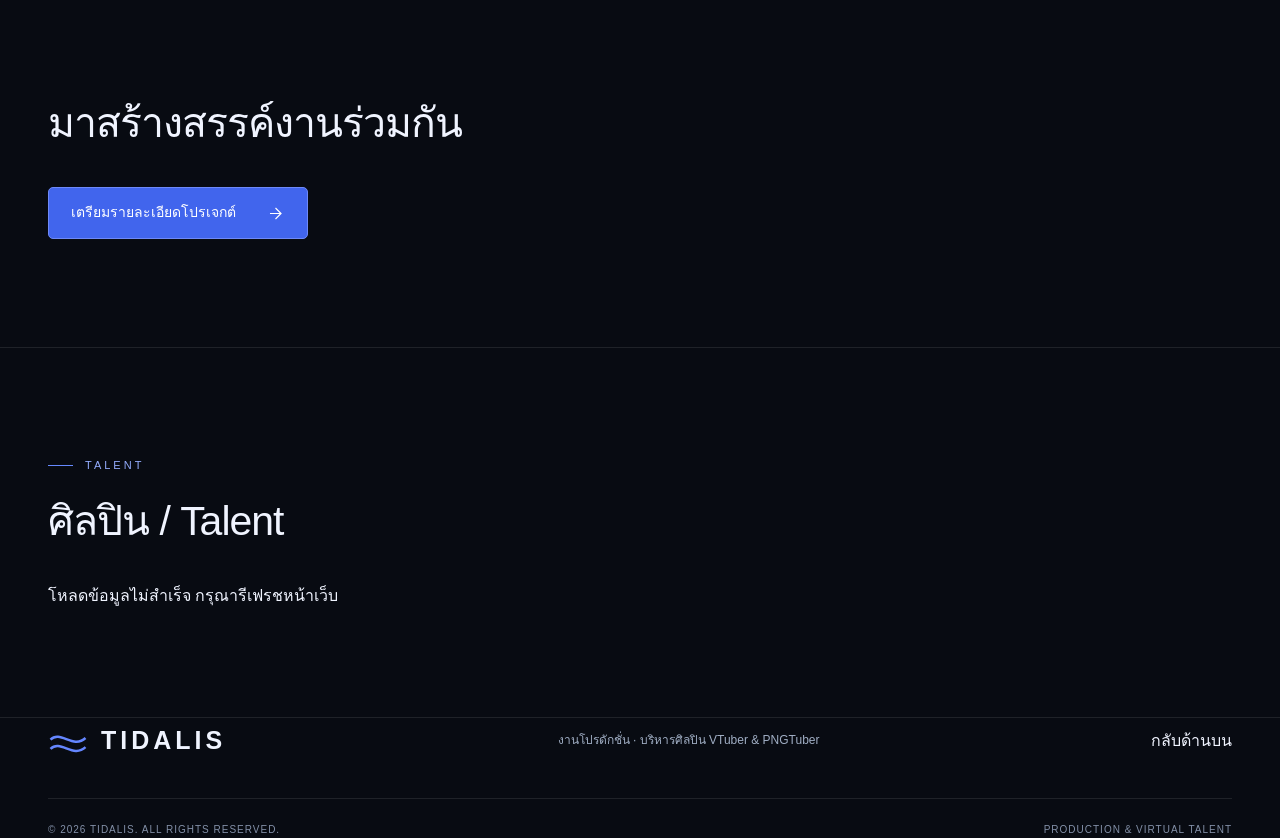
<file: talent.html>
<!doctype html>
<html lang="th">
<head>
<meta charset="utf-8"><meta name="viewport" content="width=device-width,initial-scale=1">
<title>Virtual talent — TIDALIS</title>
<meta name="description" content="TIDALIS งานโปรดักชั่นและการบริหารศิลปิน VTuber / PNGTuber — Production and virtual talent management.">
<meta name="theme-color" content="#080b12">
<style>
:root{color-scheme:dark;--bg:#080b12;--panel:#101724;--ink:#f0f4ff;--muted:#a0aec4;--blue:#4268ff;--line:#ffffff18}*{box-sizing:border-box}html{scroll-behavior:smooth;scroll-padding-top:100px}body{margin:0;background:var(--bg);color:var(--ink);font-family:Inter,"Noto Sans Thai",Tahoma,Arial,sans-serif;line-height:1.7}a{color:inherit;text-decoration:none}button,input,textarea,select{font:inherit}button,a,input,textarea,select{outline-offset:6px}button{cursor:pointer}::selection{background:#3451ad}header{position:sticky;top:0;z-index:10;background:#080b12e8;backdrop-filter:blur(18px);border-bottom:1px solid var(--line)}.wrap{max-width:1280px;margin:auto;padding:0 48px}.nav{height:88px;display:flex;align-items:center;gap:32px}.brand{font-size:25px;letter-spacing:4px;font-weight:800;display:flex;align-items:center;gap:13px}.mark{color:#6486ff;font-size:36px;line-height:1}.navlinks{display:flex;gap:27px;margin-left:auto;font-size:13px;color:#c1cbdd}.navlinks a:hover,footer a:hover{color:#7da0ff}.lang{display:flex;border:1px solid var(--line);padding:3px;border-radius:25px}.lang button{background:none;border:0;color:#b4bfd3;padding:5px 10px;font-size:12px;border-radius:20px}.lang button[aria-pressed=true]{background:#304cb2;color:white}.menu{display:none;background:none;border:1px solid var(--line);color:white;padding:7px 12px}.eyebrow{text-transform:uppercase;letter-spacing:3px;font-size:11px;color:#94adff;display:flex;align-items:center;gap:12px}.eyebrow:before{content:"";width:25px;height:1px;background:#6689ff}.hero{position:relative;min-height:730px;display:flex;align-items:center;isolation:isolate;overflow:hidden;border-bottom:1px solid var(--line)}.hero:before{content:"";position:absolute;inset:0;z-index:-2;background:radial-gradient(ellipse at 80% 42%,#13349b45,transparent 60%),linear-gradient(90deg,#080b12,transparent)}.hero .wrap{width:100%;padding-top:85px;padding-bottom:90px}.hero-copy{max-width:740px;position:relative;z-index:2}h1{font-size:clamp(48px,5.6vw,78px);line-height:1.22;letter-spacing:-2.5px;margin:25px 0 25px;font-weight:600}h1 span{display:block;color:#7e9bff}.lead{max-width:500px;color:#b3c0d6;font-size:16px;line-height:1.95}.actions{display:flex;gap:14px;flex-wrap:wrap;margin-top:35px}.button{display:inline-flex;align-items:center;justify-content:space-between;gap:30px;padding:13px 22px;background:#4165ed;border:1px solid #6e89f8;border-radius:5px;font-size:14px;color:white;transition:background .2s,transform .2s}.button:hover{background:#5276ff;transform:translateY(-2px)}.button.secondary{background:#ffffff05;border-color:#ffffff2a}.hero-caption{font-size:10px;letter-spacing:2px;color:#8392b1;margin-top:65px}.orbit-art{position:absolute;right:-130px;top:75px;width:680px;height:610px;z-index:-1;transform:rotate(-28deg);pointer-events:none}.orbit{position:absolute;border-radius:50%;border:1px solid #6e9bff7a;box-shadow:inset 0 0 35px #2452ef22,0 0 25px #2452ef22;width:92%;height:63%;top:20%;left:4%;transform:rotateX(35deg);animation:float 12s ease-in-out infinite}.orbit:nth-child(2){width:78%;height:53%;top:25%;left:11%;border-width:18px;border-color:#4268ff33;box-shadow:inset 0 0 30px #5881ff66,0 0 40px #2853fa55;animation-delay:-3s}.orbit:nth-child(3){width:58%;height:39%;top:32%;left:21%;border-color:#94b0ff;box-shadow:0 0 60px #2552ff66;animation-delay:-6s}.orbit:nth-child(4){width:110%;height:75%;top:14%;left:-5%;border-color:#3655ae35}.core{position:absolute;width:150px;height:150px;border-radius:50%;left:40%;top:40%;background:radial-gradient(circle at 30% 20%,#b3c9ff,#3f65ef 25%,#091941 68%);box-shadow:0 0 90px #416eff77}.strip{display:flex;justify-content:space-between;gap:20px;padding-top:24px;padding-bottom:24px;font-size:10px;letter-spacing:2.5px;color:#9aa9c4;border-bottom:1px solid var(--line)}section.content{padding-top:108px;padding-bottom:108px;border-bottom:1px solid var(--line)}.section-head{display:flex;align-items:end;justify-content:space-between;gap:40px;margin-bottom:42px}h2{font-size:clamp(30px,3.2vw,45px);line-height:1.4;letter-spacing:-1px;font-weight:500;margin:18px 0 0}.section-head p{max-width:390px;color:var(--muted);font-size:14px;margin:0}.services{display:grid;grid-template-columns:1fr 1fr;gap:20px}.service{border:1px solid var(--line);background:linear-gradient(140deg,#121b2c,#0b101b);padding:35px;min-height:330px;position:relative;overflow:hidden;transition:border-color .2s}.service:hover{border-color:#5a7bde}.number{font-size:11px;color:#8f9ab0;letter-spacing:2px}.service h3{font-size:27px;font-weight:500;margin:50px 0 12px}.service p{color:var(--muted);font-size:14px;max-width:410px}.tags{display:flex;gap:8px;flex-wrap:wrap;margin-top:24px}.tag{font-size:10px;border:1px solid #ffffff20;padding:5px 10px;color:#b4c3dd;border-radius:3px;letter-spacing:1px}.mini-art{position:absolute;right:30px;top:26px;font-size:50px;color:#6f91ff;line-height:1}.about{display:grid;grid-template-columns:1fr 1fr;gap:90px;align-items:center}.about p{color:var(--muted);font-size:15px}.about-visual{min-height:330px;background:radial-gradient(ellipse at center,#1d3f9044,transparent 65%);border:1px solid var(--line);display:flex;align-items:center;justify-content:center;position:relative;overflow:hidden}.about-visual:before,.about-visual:after{content:"";position:absolute;width:250px;height:250px;border:1px solid #577eee55;border-radius:50%}.about-visual:after{width:180px;height:180px}.about-visual strong{font-size:90px;font-weight:400;color:#7396ff;text-shadow:0 0 60px #3b66ff}.visual-note{position:absolute;bottom:20px;left:22px;font-size:10px;letter-spacing:2px;color:#8fa2c9}.talent-panel{border:1px solid var(--line);padding:42px;display:grid;grid-template-columns:1fr 1fr;gap:45px;background:linear-gradient(110deg,#101a30,#0b101b)}.talent-panel h3{font-size:28px;font-weight:500;margin:5px 0 12px}.talent-panel p{font-size:14px;color:var(--muted)}.talent-types{display:grid;grid-template-columns:1fr 1fr;gap:15px}.type{border:1px solid #ffffff14;display:flex;flex-direction:column;justify-content:center;align-items:center;min-height:160px;background:#080e1b}.type span{font-size:36px;color:#789aff;margin-bottom:13px}.type strong{letter-spacing:2px;font-size:11px;font-weight:500}.note{color:#95a4bd;font-size:12px;margin-top:18px}.steps{display:grid;grid-template-columns:repeat(3,1fr);gap:30px}.step{border-top:1px solid #4761a0;padding-top:20px}.step h3{font-size:19px;font-weight:500}.step p{font-size:14px;color:var(--muted)}.contact-grid{display:grid;grid-template-columns:.9fr 1.1fr;gap:70px}.contact-grid p{color:var(--muted);font-size:14px}.contact-grid h2{font-size:46px}.field{margin-bottom:18px}label{display:block;font-size:12px;color:#c9d3e5;margin-bottom:7px}input,select,textarea{width:100%;background:#0d1422;border:1px solid #ffffff25;border-radius:4px;color:var(--ink);padding:11px 13px}textarea{resize:vertical;min-height:120px}.form-row{display:grid;grid-template-columns:1fr 1fr;gap:18px}form .button{width:100%}.status{padding:12px 0;color:#a7bfff;font-size:13px;white-space:pre-wrap}footer{padding:45px 0 25px}.footer-top{display:flex;justify-content:space-between;align-items:center;gap:20px}.footer-top p{font-size:12px;color:var(--muted)}.footer-bottom{margin-top:35px;border-top:1px solid var(--line);padding-top:22px;display:flex;justify-content:space-between;color:#8390a8;font-size:10px;letter-spacing:1px}.skip{position:absolute;left:15px;top:-80px;background:var(--blue);padding:10px;z-index:20}.skip:focus{top:10px}@keyframes float{50%{translate:0 -15px;rotate:3deg}}@media(min-width:1600px){.orbit-art{right:calc((100vw - 1450px)/2)}}@media(max-width:900px){.wrap{padding-left:26px;padding-right:26px}.nav{gap:18px}.navlinks{gap:17px}.about{gap:35px}.contact-grid{gap:35px}.orbit-art{right:-280px;opacity:.7}.hero-copy{max-width:620px}h1{font-size:60px}.strip{letter-spacing:1px}.talent-panel{gap:25px;padding:28px}}@media(max-width:680px){.nav{height:72px}.brand{font-size:20px;letter-spacing:3px}.lang{margin-left:auto}.menu{display:block}.navlinks{display:none;position:absolute;top:72px;left:0;right:0;background:#0c1220;padding:24px;flex-direction:column;border-bottom:1px solid var(--line)}.navlinks.open{display:flex}.hero{min-height:750px;align-items:start}.hero .wrap{padding-top:60px;padding-bottom:48px}h1{font-size:47px;letter-spacing:-1.5px}.lead{font-size:14px;max-width:360px}.orbit-art{width:470px;height:420px;right:-150px;top:370px;opacity:.55}.hero-caption{margin-top:120px;position:relative;z-index:1;font-size:9px}.strip{flex-wrap:wrap;font-size:8px;gap:12px;justify-content:start}.strip span{width:46%}section.content{padding-top:65px;padding-bottom:65px}.section-head{display:block}.section-head p{margin-top:20px}.services,.about,.talent-panel,.contact-grid{grid-template-columns:1fr}.service{padding:26px}.service h3{font-size:24px}.about{gap:30px}.about-visual{min-height:270px}.steps{grid-template-columns:1fr;gap:22px}.form-row{grid-template-columns:1fr;gap:0}.contact-grid h2{font-size:37px}.footer-top{align-items:start;flex-direction:column}.footer-bottom{gap:20px;flex-direction:column}.talent-panel{padding:24px}.actions .button{font-size:12px;gap:15px;padding:12px 16px}}@media(prefers-reduced-motion:reduce){html{scroll-behavior:auto}*,*:before,*:after{animation:none!important;transition:none!important}}

.icon svg{display:block}.mark svg{vertical-align:middle}.mini-art svg{width:54px;height:54px}.type svg{width:45px;height:45px}.about-visual strong svg{width:140px;height:100px}.button svg{width:19px;height:19px}.page-intro{padding:95px 0 70px;background:radial-gradient(ellipse at 80% 20%,#224be53b,transparent 65%);border-bottom:1px solid var(--line)}.page-intro h1{max-width:950px;font-size:clamp(42px,5vw,68px)}.page-intro p{max-width:670px;color:var(--muted)}.breadcrumb{font-size:12px;color:#9baed6}.detail-grid{display:grid;grid-template-columns:repeat(3,1fr);gap:20px}.detail-card{padding:30px;border:1px solid var(--line);background:linear-gradient(145deg,#14213a,#0b101c);border-radius:7px}.detail-card h3{font-size:22px;font-weight:500}.detail-card p{color:var(--muted);font-size:14px}.faq{border-bottom:1px solid var(--line);padding:23px 0}.faq summary{cursor:pointer;font-size:18px}.faq p{color:var(--muted);max-width:800px}.reveal{transition:opacity .8s ease,transform .8s cubic-bezier(.2,.7,.2,1)}.reveal.waiting{opacity:0;transform:translateY(24px)}.navlinks a[aria-current=page]{color:#8eacff}.service,.detail-card,.type{transition:transform .35s,border-color .35s,box-shadow .35s}.service:hover,.detail-card:hover,.type:hover{transform:translateY(-6px);border-color:#638aff;box-shadow:0 15px 40px #163f951c}.hero-copy,.page-intro .wrap{animation:enter .9s ease both}@keyframes enter{from{opacity:0;transform:translateY(20px)}to{opacity:1;transform:none}}@media(max-width:680px){.detail-grid{grid-template-columns:1fr}.page-intro{padding:55px 0}.page-intro h1{font-size:42px}}@media(prefers-reduced-motion:reduce){.reveal.waiting{opacity:1;transform:none}}
</style></head>
<body>
<a class="skip" href="#main" data-i="skip">ข้ามไปเนื้อหา</a>
<header><div class="wrap nav"><a class="brand" href="/" aria-label="TIDALIS home"><span class="mark" aria-hidden="true"><svg viewBox="0 0 48 32" width="40" height="30" fill="none" stroke="currentColor" stroke-width="3" aria-hidden="true"><path d="M3 12C15 0 30 24 45 10M3 23C15 11 30 35 45 21"/></svg></span>TIDALIS</a><nav class="navlinks" id="navigation" aria-label="Main"><a href="/about.html" data-i="navAbout">เกี่ยวกับเรา</a><a href="/services.html" data-i="navServices">บริการ</a><a href="/talent.html" data-i="navTalent">ศิลปิน</a><a href="/work.html" data-i="navWork">ผลงาน</a><a href="/news.html" data-i="navNews">ข่าวสาร</a><a href="/contact.html" data-i="navContact">ติดต่อเรา</a></nav><div class="lang" aria-label="Language"><button type="button" data-lang="th" aria-pressed="true">TH</button><button type="button" data-lang="en" aria-pressed="false">EN</button></div><button type="button" class="menu" aria-expanded="false" aria-controls="navigation" data-i="menu">เมนู</button></div></header>
<main id="main"><section class="page-intro"><div class="wrap"><a class="breadcrumb" href="/">TIDALIS / VIRTUAL TALENT</a><h1 data-i="talent_page1">ให้ทุกตัวตน มีพื้นที่ของตัวเอง</h1><p data-i="talent_page2">ทำความรู้จัก VTuber และ PNGTuber พร้อมติดตามรายชื่อศิลปินอย่างเป็นทางการในอนาคต</p></div></section><section class="content wrap" id="talent"><div class="section-head"><div><div class="eyebrow">03 / VIRTUAL TALENT</div><h2 data-i="talentTitle">ตัวตนที่แตกต่าง<br>ความสร้างสรรค์ที่ไร้ขอบเขต</h2></div><p data-i="talentIntro">รู้จักโลกของศิลปินเสมือนสองรูปแบบที่เป็นส่วนหนึ่งของธุรกิจ TIDALIS</p></div><div class="talent-panel"><div><h3 data-i="talentPanel">A new wave of virtual voices.</h3><p data-i="talentDesc">ทั้ง VTuber และ PNGTuber ต่างมีเสน่ห์ในการถ่ายทอดบุคลิกและเรื่องราว ผ่านตัวละครที่ผู้ชมจดจำและเชื่อมโยงได้</p><p class="note" data-i="talentNote">รายชื่อศิลปินและช่องทางติดตามจะประกาศเพิ่มเติมเมื่อข้อมูลพร้อม</p></div><div class="talent-types"><div class="type"><span aria-hidden="true"><svg viewBox="0 0 24 24" width="24" height="24" fill="none" stroke="currentColor" stroke-width="1.5" aria-hidden="true"><path d="M5 12h14M12 5l7 7-7 7"/></svg></span><strong>VTUBER</strong></div><div class="type"><span aria-hidden="true"><svg viewBox="0 0 24 24" width="24" height="24" fill="none" stroke="currentColor" stroke-width="1.5" aria-hidden="true"><path d="M5 12h14M12 5l7 7-7 7"/></svg></span><strong>PNGTUBER</strong></div></div></div></section><section class="content wrap"><div class="detail-grid"><article class="detail-card"><span class="number">01</span><h3 data-i="talent_page3">VTuber</h3><p data-i="talent_page4">ผู้สร้างที่ใช้ตัวละครเสมือนเคลื่อนไหวในการนำเสนอคอนเทนต์และสื่อสารกับผู้ชม</p></article><article class="detail-card"><span class="number">02</span><h3 data-i="talent_page5">PNGTuber</h3><p data-i="talent_page6">ผู้สร้างที่นำเสนอผ่านภาพตัวละคร พร้อมการเปลี่ยนสถานะภาพตามการพูดหรือการแสดงออก</p></article><article class="detail-card"><span class="number">03</span><h3 data-i="talent_page7">ข้อมูลศิลปิน</h3><p data-i="talent_page8">ยังไม่มีรายชื่อหรือช่องทางติดตามที่ประกาศบนเว็บไซต์นี้</p></article></div></section><section class="content wrap"><h2 data-i="talent_page9">มาสร้างสรรค์งานร่วมกัน</h2><div class="actions"><a class="button" href="/contact.html"><span data-i="talent_page10">เตรียมรายละเอียดโปรเจกต์</span><svg viewBox="0 0 24 24" width="24" height="24" fill="none" stroke="currentColor" stroke-width="1.5" aria-hidden="true"><path d="M5 12h14M12 5l7 7-7 7"/></svg></a></div></section><section class="content wrap"><div class="eyebrow">TALENT</div><h2>ศิลปิน / Talent</h2><div class="detail-grid" data-cms-kind="talent" style="margin-top:32px"></div></section></main><footer class="wrap"><div class="footer-top"><a class="brand" href="/"><span class="mark" aria-hidden="true"><svg viewBox="0 0 48 32" width="40" height="30" fill="none" stroke="currentColor" stroke-width="3" aria-hidden="true"><path d="M3 12C15 0 30 24 45 10M3 23C15 11 30 35 45 21"/></svg></span>TIDALIS</a><p data-i="footerDesc">งานโปรดักชั่น · บริหารศิลปิน VTuber & PNGTuber</p><a href="/" data-i="top">กลับด้านบน</a></div><div class="footer-bottom"><span>© 2026 TIDALIS. ALL RIGHTS RESERVED.</span><span>PRODUCTION & VIRTUAL TALENT</span></div></footer>
<script>
const english={skip:'Skip to content',menu:'Menu',navAbout:'About',navServices:'Services',navTalent:'Talent',navContact:'Contact',hero1:'Creative minds.',hero2:'Endless possibilities.',heroDesc:'TIDALIS brings production and VTuber / PNGTuber talent management together, giving creativity a space to shine.',explore:'Explore our services',collab:'Create with TIDALIS',serviceTitle:'Creativity, with room\nto grow together.',serviceIntro:'Two sides of TIDALIS — production and talent management, connecting stories, identities and audiences.',prodTitle:'Creative production',prodDesc:'Developing ideas and telling stories through creative work, with the format and production scope shaped around each project.',manageTitle:'Virtual talent management',manageDesc:'Supporting the creative direction of VTuber and PNGTuber talent while exploring opportunities for collaboration.',aboutTitle:'Every identity has a story.\nEvery story has a spark.',aboutDesc:'TIDALIS works in production and VTuber / PNGTuber talent management. We value the identity of each creator and how their stories connect with audiences.',aboutMore:'A meeting point for creative production and virtual talent, opening conversations and new possibilities for collaboration.',talk:'Let’s talk',talentTitle:'Distinct identities.\nLimitless creativity.',talentIntro:'Discover the two forms of virtual talent at the heart of TIDALIS.',talentPanel:'A new wave of virtual voices.',talentDesc:'VTubers and PNGTubers each bring their own way of expressing personality and stories through characters that audiences can connect with.',talentNote:'Artist profiles and official channels will be announced when available.',processTitle:'A conversation today.\nNew possibilities tomorrow.',step1:'Share your idea',step1Desc:'Tell us what you want to create, who it is for and what you want to achieve.',step2:'Shape the direction',step2Desc:'Discuss the format, scope and approach that fit your project.',step3:'Bring creativity forward',step3Desc:'Agree on the details and workflow before starting the project together.',contactTitle:'The next wave\nstarts with you.',contactDesc:'Interested in production, talent management or collaborating with TIDALIS? Prepare your project details here.',contactNote:'Your information is used to respond to your project inquiry and is accessible only to administrators.',name:'Name / Organization',email:'Contact email',interest:'Area of interest',optionProd:'Production',optionTalent:'Talent management',optionCollab:'Business collaboration',details:'Project details',download:'Send message to TIDALIS',footerDesc:'Production · VTuber & PNGTuber talent management',top:'Back to top'};
Object.assign(english,{"talent_page1": "Every identity deserves its space", "talent_page2": "Explore VTubers and PNGTubers. Official artist profiles will be introduced when available.", "talent_page3": "VTuber", "talent_page4": "Creators using animated virtual characters to present content and connect with audiences.", "talent_page5": "PNGTuber", "talent_page6": "Creators using character images that change with speech or expression.", "talent_page7": "Artist directory", "talent_page8": "No artist profiles or official channels have been published on this website yet.", "talent_page9": "Let’s create something together", "talent_page10": "Prepare your project brief"});
Object.assign(english,{navWork:'Work',navNews:'News'});
const thai=Object.fromEntries([...document.querySelectorAll('[data-i]')].map(e=>[e.dataset.i,e.innerText]));
let language='th';
function setLanguage(lang){language=lang;document.documentElement.lang=lang;const dict=lang==='en'?english:thai;document.querySelectorAll('[data-i]').forEach(e=>{e.textContent=dict[e.dataset.i];e.style.whiteSpace='pre-line'});document.querySelectorAll('[data-lang]').forEach(b=>b.setAttribute('aria-pressed',String(b.dataset.lang===lang)));if(document.querySelector('#status'))document.querySelector('#status').textContent='';try{localStorage.setItem('tidalis-language',lang)}catch{} }
document.querySelectorAll('[data-lang]').forEach(b=>b.addEventListener('click',()=>setLanguage(b.dataset.lang)));
try{if(localStorage.getItem('tidalis-language')==='en')setLanguage('en')}catch{}
const menu=document.querySelector('.menu'),nav=document.querySelector('.navlinks');function closeMenu(){menu.setAttribute('aria-expanded','false');nav.classList.remove('open')}menu.addEventListener('click',()=>{const opened=menu.getAttribute('aria-expanded')==='true';menu.setAttribute('aria-expanded',String(!opened));nav.classList.toggle('open',!opened)});nav.querySelectorAll('a').forEach(a=>a.addEventListener('click',closeMenu));document.addEventListener('keydown',e=>{if(e.key==='Escape'){closeMenu();if(document.activeElement.closest('.navlinks'))menu.focus()}});matchMedia('(min-width:681px)').addEventListener('change',e=>{if(e.matches)closeMenu()});
document.querySelector('#brief')?.addEventListener('submit',e=>{e.preventDefault();const values=new FormData(e.currentTarget);const area=document.querySelector('#interest').selectedOptions[0].textContent;const text=['TIDALIS — PROJECT BRIEF','Prepared locally / ยังไม่ได้ส่งให้ TIDALIS','',`Name / ชื่อ: ${values.get('name')}`,`Email / อีเมล: ${values.get('email')}`,`Interest / หัวข้อ: ${area}`,'',String(values.get('details'))].join('\n');const url=URL.createObjectURL(new Blob(['\ufeff'+text],{type:'text/plain;charset=utf-8'}));const a=document.createElement('a');a.href=url;a.download='TIDALIS-project-brief.txt';document.body.append(a);a.click();a.remove();setTimeout(()=>URL.revokeObjectURL(url),1000);document.querySelector('#status').textContent=language==='en'?'Brief downloaded. It has not been sent to TIDALIS.':'ดาวน์โหลดบรีฟแล้ว ยังไม่ได้ส่งข้อมูลให้ TIDALIS';});

const motion=matchMedia('(prefers-reduced-motion: reduce)');
if(!motion.matches && 'IntersectionObserver' in window){const observer=new IntersectionObserver(entries=>entries.forEach(entry=>{if(entry.isIntersecting){entry.target.classList.remove('waiting');observer.unobserve(entry.target)}}),{threshold:0.08});document.querySelectorAll('.section-head,.service,.about,.talent-panel,.step,.detail-card,.faq').forEach(el=>{el.classList.add('reveal','waiting');observer.observe(el)});motion.addEventListener('change',()=>{document.querySelectorAll('.waiting').forEach(el=>el.classList.remove('waiting'))})}
document.querySelectorAll('.navlinks a').forEach(a=>{if(new URL(a.href).pathname===location.pathname)a.setAttribute('aria-current','page')});
</script><script type="module" src="/cms-public.js"></script></body></html>
</file>
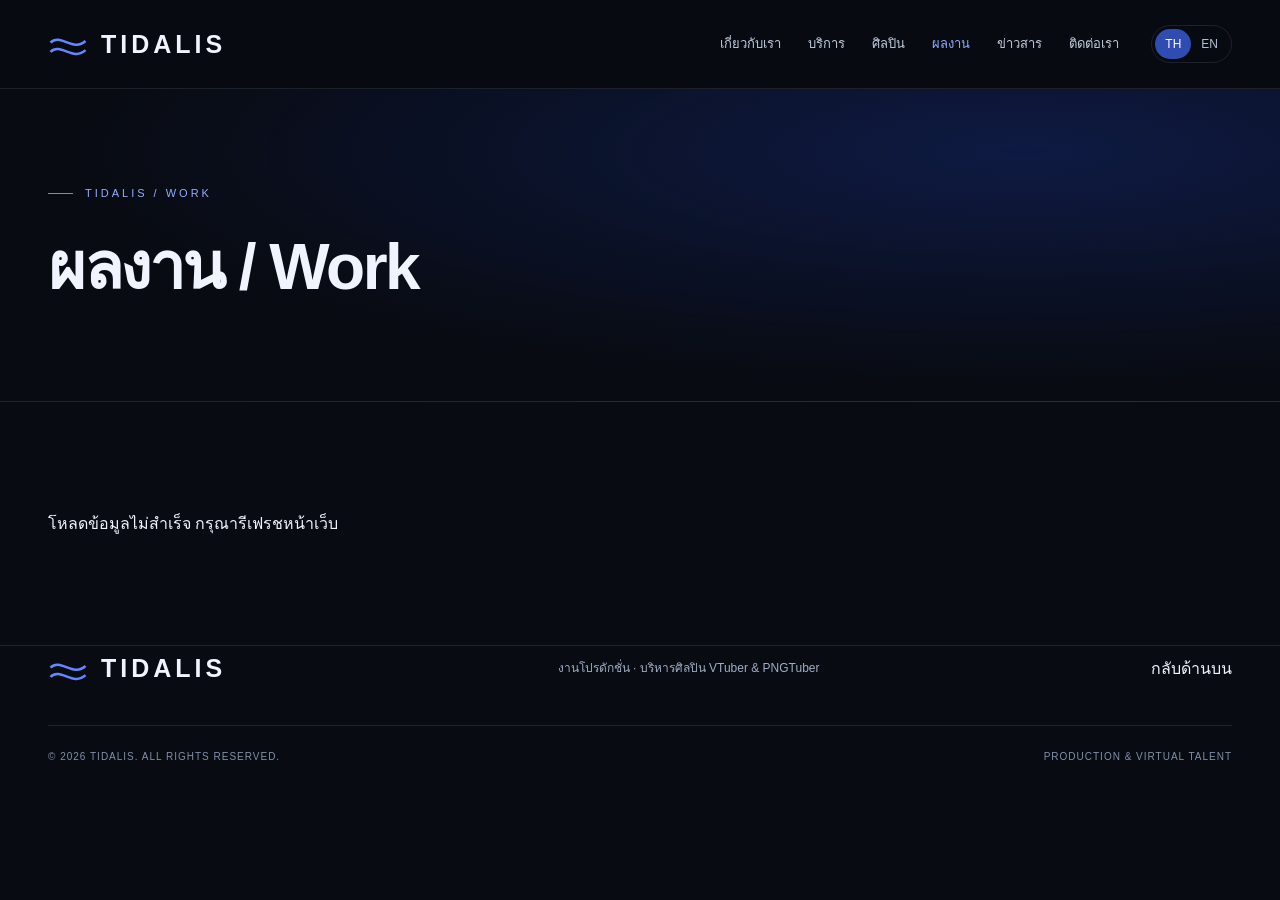
<file: work.html>
<!doctype html>
<html lang="th">
<head>
<meta charset="utf-8"><meta name="viewport" content="width=device-width,initial-scale=1">
<title>ผลงาน / Work — TIDALIS</title>
<meta name="description" content="TIDALIS งานโปรดักชั่นและการบริหารศิลปิน VTuber / PNGTuber — Production and virtual talent management.">
<meta name="theme-color" content="#080b12">
<style>
:root{color-scheme:dark;--bg:#080b12;--panel:#101724;--ink:#f0f4ff;--muted:#a0aec4;--blue:#4268ff;--line:#ffffff18}*{box-sizing:border-box}html{scroll-behavior:smooth;scroll-padding-top:100px}body{margin:0;background:var(--bg);color:var(--ink);font-family:Inter,"Noto Sans Thai",Tahoma,Arial,sans-serif;line-height:1.7}a{color:inherit;text-decoration:none}button,input,textarea,select{font:inherit}button,a,input,textarea,select{outline-offset:6px}button{cursor:pointer}::selection{background:#3451ad}header{position:sticky;top:0;z-index:10;background:#080b12e8;backdrop-filter:blur(18px);border-bottom:1px solid var(--line)}.wrap{max-width:1280px;margin:auto;padding:0 48px}.nav{height:88px;display:flex;align-items:center;gap:32px}.brand{font-size:25px;letter-spacing:4px;font-weight:800;display:flex;align-items:center;gap:13px}.mark{color:#6486ff;font-size:36px;line-height:1}.navlinks{display:flex;gap:27px;margin-left:auto;font-size:13px;color:#c1cbdd}.navlinks a:hover,footer a:hover{color:#7da0ff}.lang{display:flex;border:1px solid var(--line);padding:3px;border-radius:25px}.lang button{background:none;border:0;color:#b4bfd3;padding:5px 10px;font-size:12px;border-radius:20px}.lang button[aria-pressed=true]{background:#304cb2;color:white}.menu{display:none;background:none;border:1px solid var(--line);color:white;padding:7px 12px}.eyebrow{text-transform:uppercase;letter-spacing:3px;font-size:11px;color:#94adff;display:flex;align-items:center;gap:12px}.eyebrow:before{content:"";width:25px;height:1px;background:#6689ff}.hero{position:relative;min-height:730px;display:flex;align-items:center;isolation:isolate;overflow:hidden;border-bottom:1px solid var(--line)}.hero:before{content:"";position:absolute;inset:0;z-index:-2;background:radial-gradient(ellipse at 80% 42%,#13349b45,transparent 60%),linear-gradient(90deg,#080b12,transparent)}.hero .wrap{width:100%;padding-top:85px;padding-bottom:90px}.hero-copy{max-width:740px;position:relative;z-index:2}h1{font-size:clamp(48px,5.6vw,78px);line-height:1.22;letter-spacing:-2.5px;margin:25px 0 25px;font-weight:600}h1 span{display:block;color:#7e9bff}.lead{max-width:500px;color:#b3c0d6;font-size:16px;line-height:1.95}.actions{display:flex;gap:14px;flex-wrap:wrap;margin-top:35px}.button{display:inline-flex;align-items:center;justify-content:space-between;gap:30px;padding:13px 22px;background:#4165ed;border:1px solid #6e89f8;border-radius:5px;font-size:14px;color:white;transition:background .2s,transform .2s}.button:hover{background:#5276ff;transform:translateY(-2px)}.button.secondary{background:#ffffff05;border-color:#ffffff2a}.hero-caption{font-size:10px;letter-spacing:2px;color:#8392b1;margin-top:65px}.orbit-art{position:absolute;right:-130px;top:75px;width:680px;height:610px;z-index:-1;transform:rotate(-28deg);pointer-events:none}.orbit{position:absolute;border-radius:50%;border:1px solid #6e9bff7a;box-shadow:inset 0 0 35px #2452ef22,0 0 25px #2452ef22;width:92%;height:63%;top:20%;left:4%;transform:rotateX(35deg);animation:float 12s ease-in-out infinite}.orbit:nth-child(2){width:78%;height:53%;top:25%;left:11%;border-width:18px;border-color:#4268ff33;box-shadow:inset 0 0 30px #5881ff66,0 0 40px #2853fa55;animation-delay:-3s}.orbit:nth-child(3){width:58%;height:39%;top:32%;left:21%;border-color:#94b0ff;box-shadow:0 0 60px #2552ff66;animation-delay:-6s}.orbit:nth-child(4){width:110%;height:75%;top:14%;left:-5%;border-color:#3655ae35}.core{position:absolute;width:150px;height:150px;border-radius:50%;left:40%;top:40%;background:radial-gradient(circle at 30% 20%,#b3c9ff,#3f65ef 25%,#091941 68%);box-shadow:0 0 90px #416eff77}.strip{display:flex;justify-content:space-between;gap:20px;padding-top:24px;padding-bottom:24px;font-size:10px;letter-spacing:2.5px;color:#9aa9c4;border-bottom:1px solid var(--line)}section.content{padding-top:108px;padding-bottom:108px;border-bottom:1px solid var(--line)}.section-head{display:flex;align-items:end;justify-content:space-between;gap:40px;margin-bottom:42px}h2{font-size:clamp(30px,3.2vw,45px);line-height:1.4;letter-spacing:-1px;font-weight:500;margin:18px 0 0}.section-head p{max-width:390px;color:var(--muted);font-size:14px;margin:0}.services{display:grid;grid-template-columns:1fr 1fr;gap:20px}.service{border:1px solid var(--line);background:linear-gradient(140deg,#121b2c,#0b101b);padding:35px;min-height:330px;position:relative;overflow:hidden;transition:border-color .2s}.service:hover{border-color:#5a7bde}.number{font-size:11px;color:#8f9ab0;letter-spacing:2px}.service h3{font-size:27px;font-weight:500;margin:50px 0 12px}.service p{color:var(--muted);font-size:14px;max-width:410px}.tags{display:flex;gap:8px;flex-wrap:wrap;margin-top:24px}.tag{font-size:10px;border:1px solid #ffffff20;padding:5px 10px;color:#b4c3dd;border-radius:3px;letter-spacing:1px}.mini-art{position:absolute;right:30px;top:26px;font-size:50px;color:#6f91ff;line-height:1}.about{display:grid;grid-template-columns:1fr 1fr;gap:90px;align-items:center}.about p{color:var(--muted);font-size:15px}.about-visual{min-height:330px;background:radial-gradient(ellipse at center,#1d3f9044,transparent 65%);border:1px solid var(--line);display:flex;align-items:center;justify-content:center;position:relative;overflow:hidden}.about-visual:before,.about-visual:after{content:"";position:absolute;width:250px;height:250px;border:1px solid #577eee55;border-radius:50%}.about-visual:after{width:180px;height:180px}.about-visual strong{font-size:90px;font-weight:400;color:#7396ff;text-shadow:0 0 60px #3b66ff}.visual-note{position:absolute;bottom:20px;left:22px;font-size:10px;letter-spacing:2px;color:#8fa2c9}.talent-panel{border:1px solid var(--line);padding:42px;display:grid;grid-template-columns:1fr 1fr;gap:45px;background:linear-gradient(110deg,#101a30,#0b101b)}.talent-panel h3{font-size:28px;font-weight:500;margin:5px 0 12px}.talent-panel p{font-size:14px;color:var(--muted)}.talent-types{display:grid;grid-template-columns:1fr 1fr;gap:15px}.type{border:1px solid #ffffff14;display:flex;flex-direction:column;justify-content:center;align-items:center;min-height:160px;background:#080e1b}.type span{font-size:36px;color:#789aff;margin-bottom:13px}.type strong{letter-spacing:2px;font-size:11px;font-weight:500}.note{color:#95a4bd;font-size:12px;margin-top:18px}.steps{display:grid;grid-template-columns:repeat(3,1fr);gap:30px}.step{border-top:1px solid #4761a0;padding-top:20px}.step h3{font-size:19px;font-weight:500}.step p{font-size:14px;color:var(--muted)}.contact-grid{display:grid;grid-template-columns:.9fr 1.1fr;gap:70px}.contact-grid p{color:var(--muted);font-size:14px}.contact-grid h2{font-size:46px}.field{margin-bottom:18px}label{display:block;font-size:12px;color:#c9d3e5;margin-bottom:7px}input,select,textarea{width:100%;background:#0d1422;border:1px solid #ffffff25;border-radius:4px;color:var(--ink);padding:11px 13px}textarea{resize:vertical;min-height:120px}.form-row{display:grid;grid-template-columns:1fr 1fr;gap:18px}form .button{width:100%}.status{padding:12px 0;color:#a7bfff;font-size:13px;white-space:pre-wrap}footer{padding:45px 0 25px}.footer-top{display:flex;justify-content:space-between;align-items:center;gap:20px}.footer-top p{font-size:12px;color:var(--muted)}.footer-bottom{margin-top:35px;border-top:1px solid var(--line);padding-top:22px;display:flex;justify-content:space-between;color:#8390a8;font-size:10px;letter-spacing:1px}.skip{position:absolute;left:15px;top:-80px;background:var(--blue);padding:10px;z-index:20}.skip:focus{top:10px}@keyframes float{50%{translate:0 -15px;rotate:3deg}}@media(min-width:1600px){.orbit-art{right:calc((100vw - 1450px)/2)}}@media(max-width:900px){.wrap{padding-left:26px;padding-right:26px}.nav{gap:18px}.navlinks{gap:17px}.about{gap:35px}.contact-grid{gap:35px}.orbit-art{right:-280px;opacity:.7}.hero-copy{max-width:620px}h1{font-size:60px}.strip{letter-spacing:1px}.talent-panel{gap:25px;padding:28px}}@media(max-width:680px){.nav{height:72px}.brand{font-size:20px;letter-spacing:3px}.lang{margin-left:auto}.menu{display:block}.navlinks{display:none;position:absolute;top:72px;left:0;right:0;background:#0c1220;padding:24px;flex-direction:column;border-bottom:1px solid var(--line)}.navlinks.open{display:flex}.hero{min-height:750px;align-items:start}.hero .wrap{padding-top:60px;padding-bottom:48px}h1{font-size:47px;letter-spacing:-1.5px}.lead{font-size:14px;max-width:360px}.orbit-art{width:470px;height:420px;right:-150px;top:370px;opacity:.55}.hero-caption{margin-top:120px;position:relative;z-index:1;font-size:9px}.strip{flex-wrap:wrap;font-size:8px;gap:12px;justify-content:start}.strip span{width:46%}section.content{padding-top:65px;padding-bottom:65px}.section-head{display:block}.section-head p{margin-top:20px}.services,.about,.talent-panel,.contact-grid{grid-template-columns:1fr}.service{padding:26px}.service h3{font-size:24px}.about{gap:30px}.about-visual{min-height:270px}.steps{grid-template-columns:1fr;gap:22px}.form-row{grid-template-columns:1fr;gap:0}.contact-grid h2{font-size:37px}.footer-top{align-items:start;flex-direction:column}.footer-bottom{gap:20px;flex-direction:column}.talent-panel{padding:24px}.actions .button{font-size:12px;gap:15px;padding:12px 16px}}@media(prefers-reduced-motion:reduce){html{scroll-behavior:auto}*,*:before,*:after{animation:none!important;transition:none!important}}

.icon svg{display:block}.mark svg{vertical-align:middle}.mini-art svg{width:54px;height:54px}.type svg{width:45px;height:45px}.about-visual strong svg{width:140px;height:100px}.button svg{width:19px;height:19px}.page-intro{padding:95px 0 70px;background:radial-gradient(ellipse at 80% 20%,#224be53b,transparent 65%);border-bottom:1px solid var(--line)}.page-intro h1{max-width:950px;font-size:clamp(42px,5vw,68px)}.page-intro p{max-width:670px;color:var(--muted)}.breadcrumb{font-size:12px;color:#9baed6}.detail-grid{display:grid;grid-template-columns:repeat(3,1fr);gap:20px}.detail-card{padding:30px;border:1px solid var(--line);background:linear-gradient(145deg,#14213a,#0b101c);border-radius:7px}.detail-card h3{font-size:22px;font-weight:500}.detail-card p{color:var(--muted);font-size:14px}.faq{border-bottom:1px solid var(--line);padding:23px 0}.faq summary{cursor:pointer;font-size:18px}.faq p{color:var(--muted);max-width:800px}.reveal{transition:opacity .8s ease,transform .8s cubic-bezier(.2,.7,.2,1)}.reveal.waiting{opacity:0;transform:translateY(24px)}.navlinks a[aria-current=page]{color:#8eacff}.service,.detail-card,.type{transition:transform .35s,border-color .35s,box-shadow .35s}.service:hover,.detail-card:hover,.type:hover{transform:translateY(-6px);border-color:#638aff;box-shadow:0 15px 40px #163f951c}.hero-copy,.page-intro .wrap{animation:enter .9s ease both}@keyframes enter{from{opacity:0;transform:translateY(20px)}to{opacity:1;transform:none}}@media(max-width:680px){.detail-grid{grid-template-columns:1fr}.page-intro{padding:55px 0}.page-intro h1{font-size:42px}}@media(prefers-reduced-motion:reduce){.reveal.waiting{opacity:1;transform:none}}
</style></head>
<body>
<a class="skip" href="#main" data-i="skip">ข้ามไปเนื้อหา</a>
<header><div class="wrap nav"><a class="brand" href="/" aria-label="TIDALIS home"><span class="mark" aria-hidden="true"><svg viewBox="0 0 48 32" width="40" height="30" fill="none" stroke="currentColor" stroke-width="3" aria-hidden="true"><path d="M3 12C15 0 30 24 45 10M3 23C15 11 30 35 45 21"/></svg></span>TIDALIS</a><nav class="navlinks" id="navigation" aria-label="Main"><a href="/about.html" data-i="navAbout">เกี่ยวกับเรา</a><a href="/services.html" data-i="navServices">บริการ</a><a href="/talent.html" data-i="navTalent">ศิลปิน</a><a href="/work.html" data-i="navWork">ผลงาน</a><a href="/news.html" data-i="navNews">ข่าวสาร</a><a href="/contact.html" data-i="navContact">ติดต่อเรา</a></nav><div class="lang" aria-label="Language"><button type="button" data-lang="th" aria-pressed="true">TH</button><button type="button" data-lang="en" aria-pressed="false">EN</button></div><button type="button" class="menu" aria-expanded="false" aria-controls="navigation" data-i="menu">เมนู</button></div></header>
<main id="main"><section class="page-intro"><div class="wrap"><div class="eyebrow">TIDALIS / WORK</div><h1>ผลงาน / Work</h1></div></section><section class="content wrap"><div class="detail-grid" data-cms-kind="work"></div></section></main><footer class="wrap"><div class="footer-top"><a class="brand" href="/"><span class="mark" aria-hidden="true"><svg viewBox="0 0 48 32" width="40" height="30" fill="none" stroke="currentColor" stroke-width="3" aria-hidden="true"><path d="M3 12C15 0 30 24 45 10M3 23C15 11 30 35 45 21"/></svg></span>TIDALIS</a><p data-i="footerDesc">งานโปรดักชั่น · บริหารศิลปิน VTuber & PNGTuber</p><a href="/" data-i="top">กลับด้านบน</a></div><div class="footer-bottom"><span>© 2026 TIDALIS. ALL RIGHTS RESERVED.</span><span>PRODUCTION & VIRTUAL TALENT</span></div></footer>
<script>
const english={skip:'Skip to content',menu:'Menu',navAbout:'About',navServices:'Services',navTalent:'Talent',navContact:'Contact',hero1:'Creative minds.',hero2:'Endless possibilities.',heroDesc:'TIDALIS brings production and VTuber / PNGTuber talent management together, giving creativity a space to shine.',explore:'Explore our services',collab:'Create with TIDALIS',serviceTitle:'Creativity, with room\nto grow together.',serviceIntro:'Two sides of TIDALIS — production and talent management, connecting stories, identities and audiences.',prodTitle:'Creative production',prodDesc:'Developing ideas and telling stories through creative work, with the format and production scope shaped around each project.',manageTitle:'Virtual talent management',manageDesc:'Supporting the creative direction of VTuber and PNGTuber talent while exploring opportunities for collaboration.',aboutTitle:'Every identity has a story.\nEvery story has a spark.',aboutDesc:'TIDALIS works in production and VTuber / PNGTuber talent management. We value the identity of each creator and how their stories connect with audiences.',aboutMore:'A meeting point for creative production and virtual talent, opening conversations and new possibilities for collaboration.',talk:'Let’s talk',talentTitle:'Distinct identities.\nLimitless creativity.',talentIntro:'Discover the two forms of virtual talent at the heart of TIDALIS.',talentPanel:'A new wave of virtual voices.',talentDesc:'VTubers and PNGTubers each bring their own way of expressing personality and stories through characters that audiences can connect with.',talentNote:'Artist profiles and official channels will be announced when available.',processTitle:'A conversation today.\nNew possibilities tomorrow.',step1:'Share your idea',step1Desc:'Tell us what you want to create, who it is for and what you want to achieve.',step2:'Shape the direction',step2Desc:'Discuss the format, scope and approach that fit your project.',step3:'Bring creativity forward',step3Desc:'Agree on the details and workflow before starting the project together.',contactTitle:'The next wave\nstarts with you.',contactDesc:'Interested in production, talent management or collaborating with TIDALIS? Prepare your project details here.',contactNote:'Your information is used to respond to your project inquiry and is accessible only to administrators.',name:'Name / Organization',email:'Contact email',interest:'Area of interest',optionProd:'Production',optionTalent:'Talent management',optionCollab:'Business collaboration',details:'Project details',download:'Send message to TIDALIS',footerDesc:'Production · VTuber & PNGTuber talent management',top:'Back to top'};
Object.assign(english,{"work_page1": "A space for stories and identities", "work_page2": "Connecting production with virtual talent, creating space for creativity to grow.", "work_page3": "Identity first", "work_page4": "Start with personality, stories and what each creator wants to express.", "work_page5": "Create together", "work_page6": "Exchange perspectives to shape a shared creative direction.", "work_page7": "Look ahead", "work_page8": "Shape an approach around the goals and growth of each project.", "work_page9": "Let’s create something together", "work_page10": "Prepare your project brief"});
Object.assign(english,{navWork:'Work',navNews:'News'});
const thai=Object.fromEntries([...document.querySelectorAll('[data-i]')].map(e=>[e.dataset.i,e.innerText]));
let language='th';
function setLanguage(lang){language=lang;document.documentElement.lang=lang;const dict=lang==='en'?english:thai;document.querySelectorAll('[data-i]').forEach(e=>{e.textContent=dict[e.dataset.i];e.style.whiteSpace='pre-line'});document.querySelectorAll('[data-lang]').forEach(b=>b.setAttribute('aria-pressed',String(b.dataset.lang===lang)));if(document.querySelector('#status'))document.querySelector('#status').textContent='';try{localStorage.setItem('tidalis-language',lang)}catch{} }
document.querySelectorAll('[data-lang]').forEach(b=>b.addEventListener('click',()=>setLanguage(b.dataset.lang)));
try{if(localStorage.getItem('tidalis-language')==='en')setLanguage('en')}catch{}
const menu=document.querySelector('.menu'),nav=document.querySelector('.navlinks');function closeMenu(){menu.setAttribute('aria-expanded','false');nav.classList.remove('open')}menu.addEventListener('click',()=>{const opened=menu.getAttribute('aria-expanded')==='true';menu.setAttribute('aria-expanded',String(!opened));nav.classList.toggle('open',!opened)});nav.querySelectorAll('a').forEach(a=>a.addEventListener('click',closeMenu));document.addEventListener('keydown',e=>{if(e.key==='Escape'){closeMenu();if(document.activeElement.closest('.navlinks'))menu.focus()}});matchMedia('(min-width:681px)').addEventListener('change',e=>{if(e.matches)closeMenu()});
document.querySelector('#brief')?.addEventListener('submit',e=>{e.preventDefault();const values=new FormData(e.currentTarget);const area=document.querySelector('#interest').selectedOptions[0].textContent;const text=['TIDALIS — PROJECT BRIEF','Prepared locally / ยังไม่ได้ส่งให้ TIDALIS','',`Name / ชื่อ: ${values.get('name')}`,`Email / อีเมล: ${values.get('email')}`,`Interest / หัวข้อ: ${area}`,'',String(values.get('details'))].join('\n');const url=URL.createObjectURL(new Blob(['\ufeff'+text],{type:'text/plain;charset=utf-8'}));const a=document.createElement('a');a.href=url;a.download='TIDALIS-project-brief.txt';document.body.append(a);a.click();a.remove();setTimeout(()=>URL.revokeObjectURL(url),1000);document.querySelector('#status').textContent=language==='en'?'Brief downloaded. It has not been sent to TIDALIS.':'ดาวน์โหลดบรีฟแล้ว ยังไม่ได้ส่งข้อมูลให้ TIDALIS';});

const motion=matchMedia('(prefers-reduced-motion: reduce)');
if(!motion.matches && 'IntersectionObserver' in window){const observer=new IntersectionObserver(entries=>entries.forEach(entry=>{if(entry.isIntersecting){entry.target.classList.remove('waiting');observer.unobserve(entry.target)}}),{threshold:0.08});document.querySelectorAll('.section-head,.service,.about,.talent-panel,.step,.detail-card,.faq').forEach(el=>{el.classList.add('reveal','waiting');observer.observe(el)});motion.addEventListener('change',()=>{document.querySelectorAll('.waiting').forEach(el=>el.classList.remove('waiting'))})}
document.querySelectorAll('.navlinks a').forEach(a=>{if(new URL(a.href).pathname===location.pathname)a.setAttribute('aria-current','page')});
</script><script type="module" src="/cms-public.js"></script></body></html>
</file>
<file: admin.css>
:root{color-scheme:dark;font-family:Tahoma,Arial,sans-serif;background:#080c16;color:#e9efff}*{box-sizing:border-box}body{margin:0}header{display:flex;gap:24px;align-items:center;padding:25px 5vw;border-bottom:1px solid #23314b}header a:first-child{margin-right:auto;font-weight:bold;letter-spacing:3px}a{color:#91aeff;text-decoration:none}small{font-size:11px;letter-spacing:0;color:#a5b3ce}main{max-width:1400px;margin:auto;padding:40px 5vw}h1{font-weight:500;font-size:32px;line-height:1.5}h2{font-size:20px}p,.eyebrow{color:#a5b3ce}.eyebrow{letter-spacing:3px;font-size:11px}#login{max-width:480px;margin:40px auto}label{display:block;font-size:13px;line-height:1.8;margin:14px 0}input,textarea{width:100%;padding:12px;border:1px solid #344566;background:#101a2d;color:#fff;border-radius:6px;font:inherit}textarea{min-height:150px;resize:vertical}button{background:#315ae9;color:#fff;border:1px solid #6385ed;border-radius:6px;padding:11px 17px;cursor:pointer;font:inherit;font-size:13px;transition:background .2s}button:hover{background:#466df4}button:disabled{opacity:.5;cursor:wait}button:focus-visible,input:focus-visible,textarea:focus-visible,a:focus-visible{outline:2px solid #a1c6ff;outline-offset:3px}nav{display:flex;gap:10px;flex-wrap:wrap}nav button{background:#14203a}nav button[aria-current=true]{background:#315ae9}.toolbar{display:flex;align-items:center;gap:12px;flex-wrap:wrap}.toolbar h1{margin-right:auto}.layout{display:grid;grid-template-columns:1fr 1.5fr;gap:28px}.columns{display:grid;grid-template-columns:1fr 1fr;gap:15px}#editor{border:1px solid #2e3c59;padding:25px;border-radius:10px;background:#101827}.item{padding:20px;border:1px solid #253550;margin-bottom:12px;border-radius:8px;background:#0e182a;overflow-wrap:anywhere}.item h3{font-size:17px;margin:0 0 10px}.item p{white-space:pre-wrap}.item small{display:block;margin-bottom:15px}.item .toolbar button{padding:7px 13px}.check{display:flex;gap:10px;align-items:center}.check input{width:auto}#status{white-space:pre-wrap;color:#b5c9ff;margin:20px 0}[hidden]{display:none!important}@media(max-width:800px){.layout,.columns{grid-template-columns:1fr}header{gap:10px}header small{display:block;margin-top:7px}main{padding:25px 5vw}}@media(prefers-reduced-motion:reduce){*{transition:none!important}}
:root{font-family:Inter,Tahoma,Arial,sans-serif;background:#080d18}body{background:radial-gradient(ellipse at 90% 0,#172b5744,transparent 50%);min-height:100vh}svg{width:20px;height:20px;flex-shrink:0;vertical-align:middle}header{height:90px;background:#0b111ed9;backdrop-filter:blur(15px);position:relative;z-index:5;border-color:#ffffff0d}header a:first-child{display:flex;align-items:center;gap:12px}header a:first-child svg{color:#7c9bff;width:32px;height:32px}header small{letter-spacing:2px;border-left:1px solid #ffffff20;padding-left:16px;margin-left:8px}header>a:nth-child(2){border:1px solid #ffffff20;padding:10px 16px;border-radius:8px;font-size:12px}main{max-width:1600px;padding:35px 4vw}#login{max-width:1180px;margin:32px auto;display:grid;grid-template-columns:1.15fr 1fr;border:1px solid #ffffff12;border-radius:22px;overflow:hidden;min-height:660px;background:#101827;box-shadow:0 30px 100px #0004}.login-art{background:radial-gradient(ellipse at 50% 50%,#1847a45c,transparent 65%),linear-gradient(135deg,#111d38,#0b1326);padding:48px;position:relative;overflow:hidden;display:flex;flex-direction:column}.login-art h2{font-size:clamp(35px,4vw,54px);letter-spacing:-2px;line-height:1.18;font-weight:500;margin:30px 0;z-index:1}.login-art h2 span{color:#8da7ff}.login-art p{font-size:13px;line-height:1.9;margin-top:auto;position:relative;z-index:1}.login-art>small{font-size:9px;letter-spacing:2px;margin-top:20px}.orbital{position:absolute;width:380px;height:320px;right:-45px;top:235px;transform:rotate(-25deg);opacity:.8}.orbital div{position:absolute;inset:20px;border:1px solid #7e9dff77;border-radius:50%;box-shadow:0 0 50px #3d67fe22;animation:orbit 9s ease-in-out infinite}.orbital div:nth-child(2){inset:55px;border-width:14px;border-color:#567cff33;animation-delay:-3s}.orbital div:nth-child(3){inset:85px;animation-delay:-6s}.orbital>svg{position:absolute;left:145px;top:125px;width:75px;height:75px;color:#a4baff}.login-content{padding:65px 54px;align-self:center}.login-symbol{width:48px;height:48px;border-radius:14px;display:grid;place-items:center;background:#3859cc22;border:1px solid #6e90ff33;color:#a2bbff;margin-bottom:32px}.login-content .eyebrow{color:#90aaff;font-size:10px;letter-spacing:2px}.login-content h1{font-size:30px;margin:12px 0}.login-content p{font-size:13px;line-height:1.8;margin-bottom:30px}.login-content label{font-size:12px}.login-content input{margin-top:7px;padding:14px;background:#0a1221}.login-content button{width:100%;margin-top:12px;padding:14px;background:linear-gradient(100deg,#365cdb,#527df6);box-shadow:0 8px 25px #2443ad33}.login-note{border-top:1px solid #ffffff10;margin-top:30px;padding-top:20px;color:#8e9db7;font-size:11px;line-height:1.8}#app{display:grid;grid-template-columns:220px minmax(0,1fr);gap:38px}.sidebar{border-right:1px solid #ffffff0f;padding:25px 24px 25px 0;position:sticky;top:25px;height:calc(100vh - 160px)}.side-label{font-size:10px;letter-spacing:2px;color:#72829f;margin:0 14px 24px}#tabs{flex-direction:column;gap:7px}#tabs button{display:flex;align-items:center;gap:14px;text-align:left;background:transparent;border-color:transparent;color:#9cabc5;border-radius:9px;padding:14px;font-size:13px}#tabs button:hover{color:#e6efff;background:#172541}#tabs button[aria-current=true]{background:linear-gradient(90deg,#233d7c,#182943);border-color:#517bdf44;color:#fff;box-shadow:inset 3px 0 #7097ff}.side-footer{position:absolute;bottom:20px;left:12px;font-size:11px;line-height:2;color:#b0bfd9}.side-footer small{font-size:10px}.status-dot{display:inline-block;width:6px;height:6px;background:#88a9ff;border-radius:50%;margin-right:7px}.workspace{min-width:0;padding-top:20px}.workspace>.eyebrow{font-size:9px;color:#819ccf;letter-spacing:2px}.workspace>.toolbar h1{font-size:29px;margin:12px 0 25px}.toolbar button{display:inline-flex;align-items:center;gap:8px}.secondary,#cancel{background:#142037;border-color:#33435e}.stats{display:grid;grid-template-columns:repeat(3,1fr);gap:18px;margin:8px 0 30px}.stats article{position:relative;border:1px solid #ffffff12;border-radius:12px;background:linear-gradient(120deg,#15213a,#0f182a);padding:23px;overflow:hidden}.stats article:after{content:'';position:absolute;width:80px;height:80px;border:1px solid #6f95fd16;border-radius:50%;right:-20px;bottom:-25px}.stats span{display:block;color:#a4b5d3;font-size:12px}.stats strong{display:block;font-size:34px;font-weight:500;margin:10px 0}.stats small{font-size:8px;letter-spacing:1.6px;color:#7187ab}.collection-tools{display:flex;align-items:center}.search{position:relative;margin:0;width:min(100%,430px)}.search svg{position:absolute;left:15px;top:13px;color:#7e91b4}.search input{padding-left:46px;background:#0d1729;font-size:12px;height:46px;border-color:#ffffff14}#hint{font-size:11px;color:#8192ae;margin:16px 0 22px}.layout{grid-template-columns:1fr}.layout:has(#editor:not([hidden])){grid-template-columns:minmax(250px,.85fr) minmax(400px,1.5fr)}#list{display:grid;grid-template-columns:repeat(2,minmax(0,1fr));gap:14px;align-content:start}.layout:has(#editor:not([hidden])) #list{grid-template-columns:1fr}.item{margin:0;padding:23px;border-color:#ffffff12;background:#111c30;position:relative;transition:border-color .2s,transform .2s;animation:rise .35s ease both}.item:hover{border-color:#587cc178;transform:translateY(-2px)}.item h3{font-size:15px;font-weight:500;padding-right:13px}.item small{font-size:10px;color:#869bbf;line-height:1.9}.item:before{content:'';position:absolute;right:17px;top:26px;width:6px;height:6px;background:#8a9bb7;border-radius:50%}.item[data-state=live]:before,.item[data-state=read]:before{background:#77c7bf;box-shadow:0 0 10px #77c7bf44}.item button{padding:7px 13px;background:#1e3156;border-color:#3c5685;font-size:11px}.item p{font-size:13px}#editor{border-color:#4263a044;box-shadow:0 16px 50px #0002;padding:28px;animation:rise .3s ease}#editor h2{margin:0 0 24px}#editor input,#editor textarea{background:#0a1323;border-color:#293b5c;font-size:13px}#editor label{font-size:11px;color:#b5c2d9}#editor small{display:block;font-size:10px;margin-top:6px}.check{background:#1d315233;border:1px solid #30496d;padding:14px;border-radius:8px}input[type=checkbox]{accent-color:#6489ff;width:17px;height:17px}#status{font-size:12px;max-width:1180px;margin:0 auto 22px;padding:0;color:#afc5f1}#status:not(:empty){padding:13px 18px;border:1px solid #35528a44;background:#15213b;border-radius:9px}body:has(#app:not([hidden])) #status{margin-left:258px}@keyframes orbit{50%{transform:translateY(-12px) rotate(8deg)}}@keyframes rise{from{opacity:0;transform:translateY(10px)}to{opacity:1;transform:translateY(0)}}@media(max-width:1100px){#app{grid-template-columns:180px 1fr;gap:25px}.sidebar{padding-right:15px}.layout:has(#editor:not([hidden])){grid-template-columns:1fr}.login-content{padding:45px 32px}.login-art{padding:36px}.columns{grid-template-columns:1fr}body:has(#app:not([hidden])) #status{margin-left:205px}}@media(max-width:760px){header{height:76px;padding:15px 5vw}header small{display:none}header a:first-child{font-size:15px;letter-spacing:2px}header>a:nth-child(2){font-size:10px;padding:8px 10px}main{padding:20px 5vw}#login{grid-template-columns:1fr;margin:10px auto;min-height:0}.login-art{min-height:210px;padding:27px}.login-art h2{font-size:32px;margin:20px 0;letter-spacing:-1px}.login-art h2 br:nth-child(2){display:none}.login-art p,.login-art>small{display:none}.orbital{width:250px;height:210px;right:-55px;top:5px}.orbital>svg{left:100px;top:80px;width:45px;height:45px}.login-content{padding:30px}.login-symbol{display:none}.login-content h1{font-size:25px}.login-content p{margin-bottom:20px}.login-note{margin-top:23px}#app{grid-template-columns:1fr;gap:20px}.sidebar{position:static;height:auto;padding:0;border:0}.side-label,.side-footer{display:none}#tabs{display:grid;grid-template-columns:repeat(3,1fr);gap:6px}#tabs button{padding:12px 8px;font-size:10px;justify-content:center;flex-direction:column;gap:7px}#tabs svg{width:18px;height:18px}.workspace{padding-top:5px}.workspace>.toolbar h1{font-size:25px}.stats{gap:8px}.stats article{padding:14px 10px;border-radius:8px}.stats span{font-size:9px}.stats strong{font-size:27px}.stats small{font-size:6px;letter-spacing:.7px}#list{grid-template-columns:1fr}.layout:has(#editor:not([hidden])){grid-template-columns:1fr}#editor{padding:20px}body:has(#app:not([hidden])) #status{margin-left:0}.toolbar button{font-size:11px;padding:10px 12px}}@media(prefers-reduced-motion:reduce){*,*:before,*:after{animation:none!important;transition:none!important}.item:hover{transform:none}}
</file>
